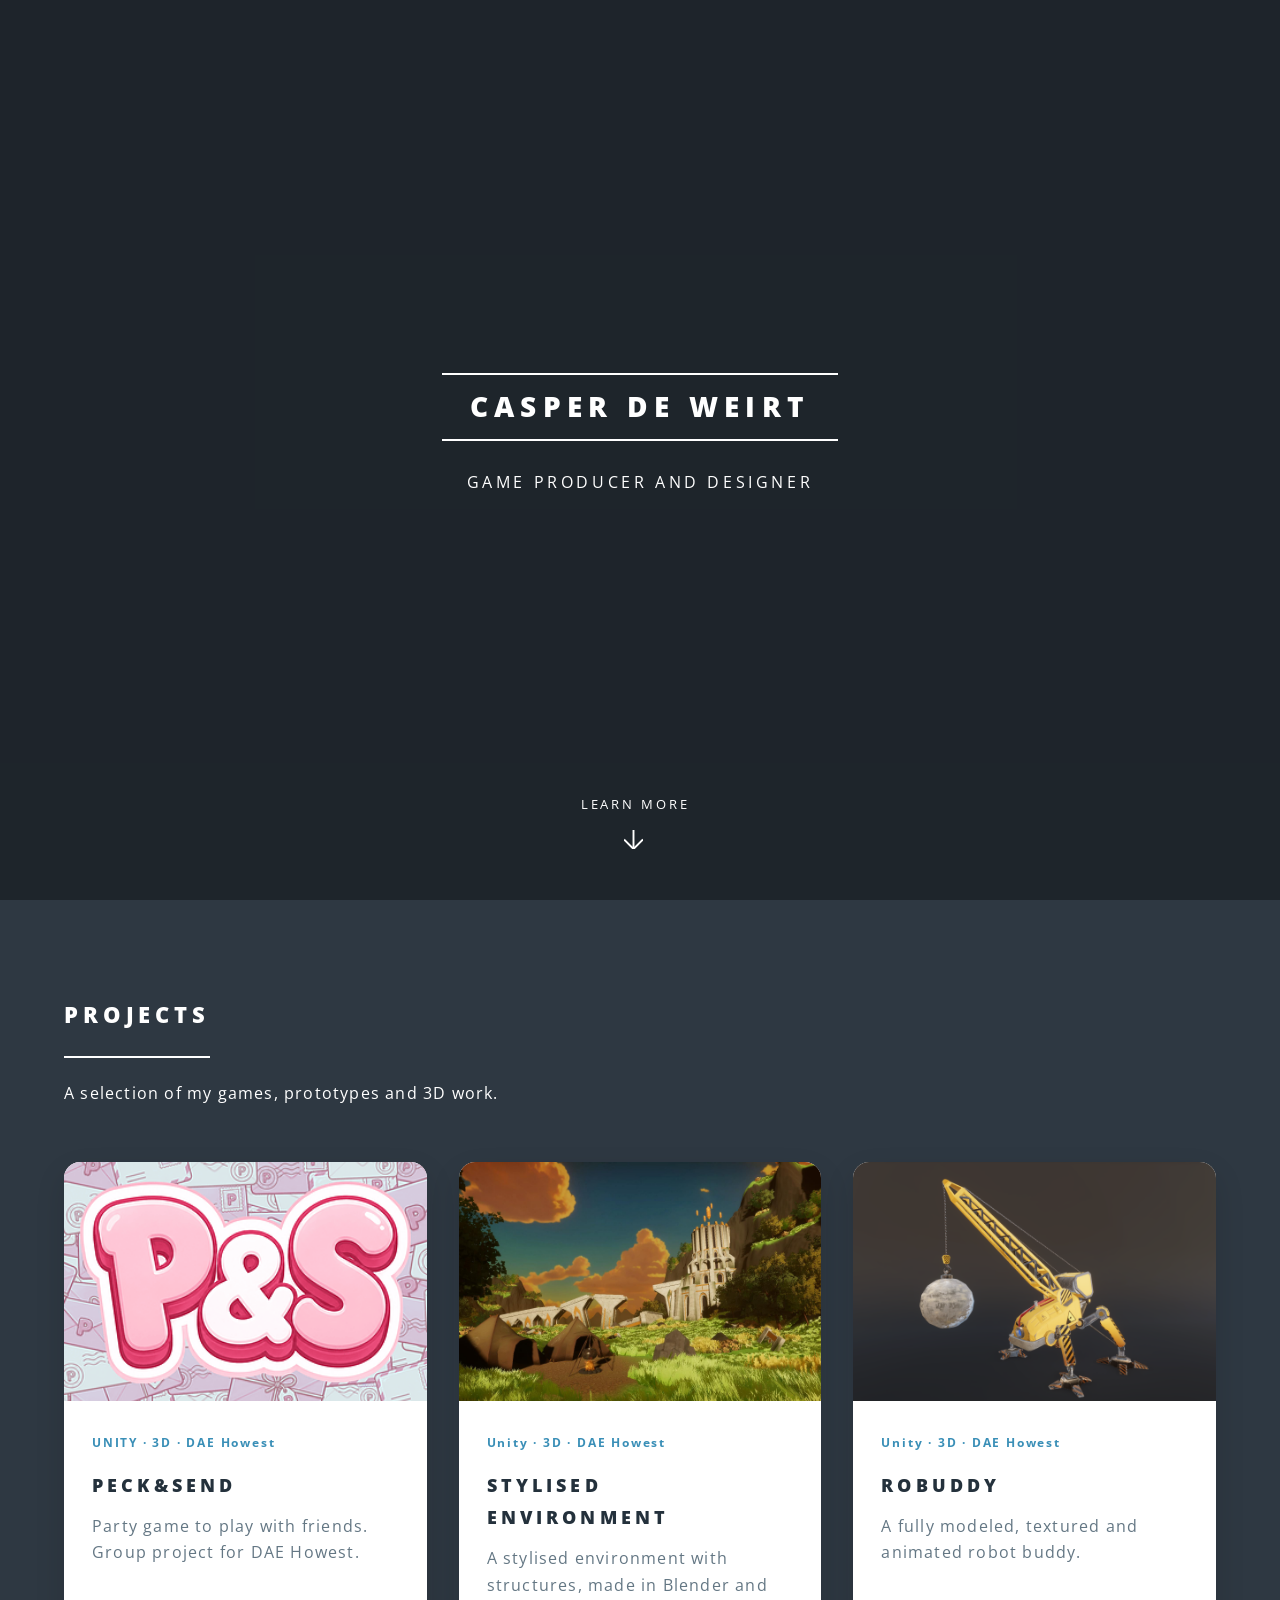
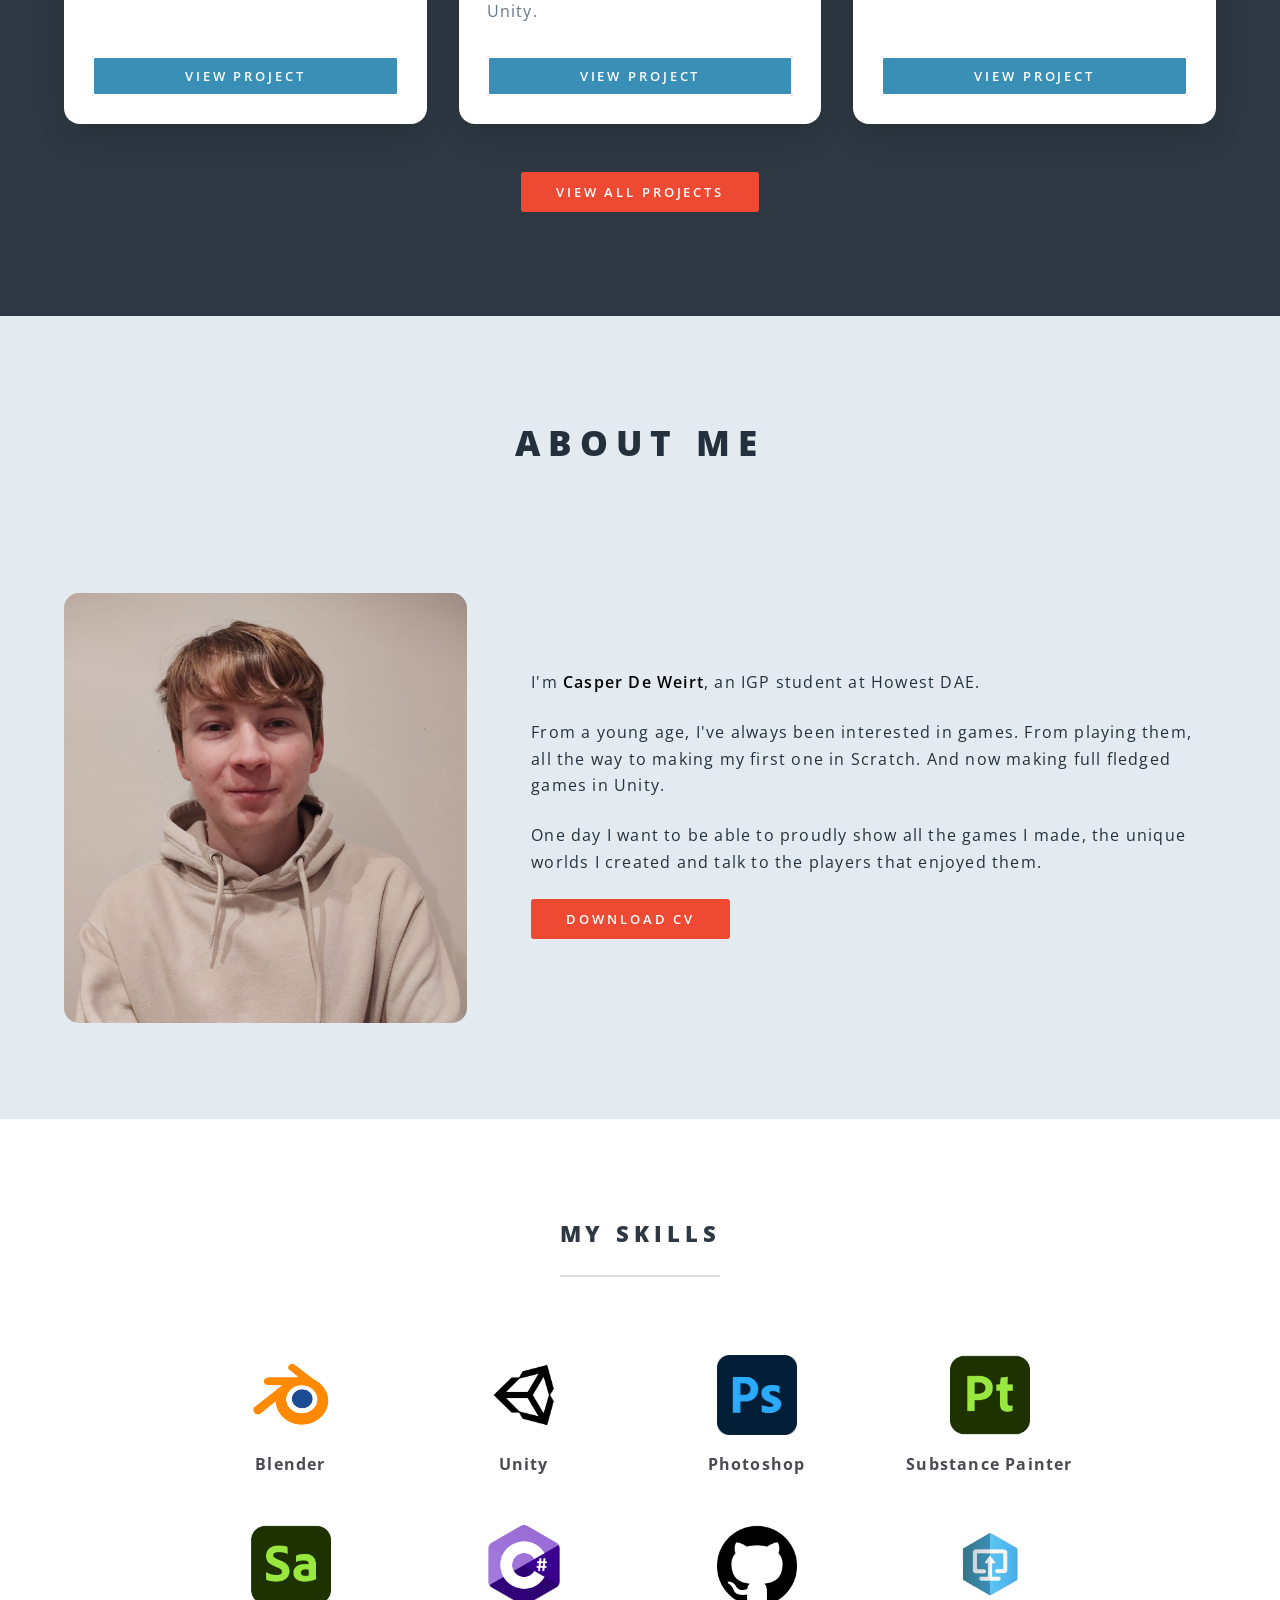
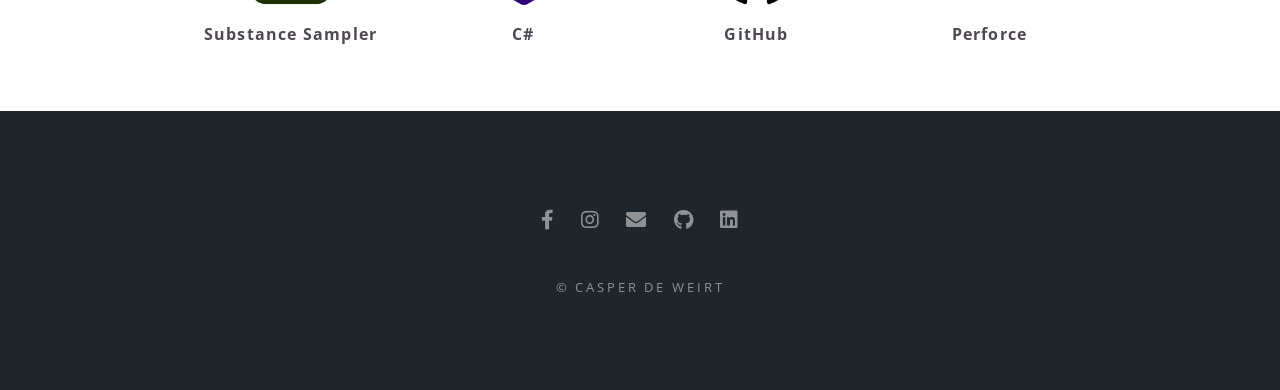
<file: index.html>
<!DOCTYPE HTML>
<!--
	Spectral by HTML5 UP
	html5up.net | @ajlkn
	Free for personal and commercial use under the CCA 3.0 license (html5up.net/license)
-->
<html>
<head>
	<title>About me - Casper De Weirt</title>
	<meta charset="utf-8" />
	<meta name="viewport" content="width=device-width, initial-scale=1, user-scalable=no" />
	<link rel="stylesheet" href="assets/css/main.css" />
	<noscript><link rel="stylesheet" href="assets/css/noscript.css" /></noscript>

	<style>
		@keyframes projectFadeIn {
			from {
				opacity: 0;
				transform: translateY(15px);
			}

			to {
				opacity: 1;
				transform: translateY(0);
			}
		}

		.project-extra.fade-in {
			animation: projectFadeIn 0.5s ease;
		}
	</style>
</head>
<body class="landing is-preload">

	<!-- Page Wrapper -->
	<div id="page-wrapper">

		<!-- Header -->
		<header id="header" class="alt">
			<h1><a href="Home.html">Casper De Weirt</a></h1>
			
		</header>

		<!-- Banner -->
		<section id="banner">

			<video autoplay muted loop playsinline id="banner-video">
				<source src="images/Banner.mp4" type="video/mp4">
			</video>

			<div class="video-overlay"></div>

			<div class="inner">
				<h2>Casper De Weirt</h2>
				<p>Game producer and designer</p>
			</div>

			<a href="#one" class="more scrolly">Learn More</a>

		</section>

		<!-- Recent Projects -->
		<section id="recent-projects" class="wrapper style2">
			<div class="inner">

				<header class="major">
					<h2>Projects</h2>
					<p>A selection of my games, prototypes and 3D work.</p>
				</header>

				<div class="projects-grid" id="projects-grid">

					<!-- =================================
						 VISIBLE PROJECTS (first 3)
						 ================================= -->
					<!-- Project 1 - Peck&Send -->
					<article class="project-card">

						<a href="Projects/Peck&Send.html" class="project-image">
							<img src="images/proj/Peck&Send/MainPic.png" alt="Peck and send" />
						</a>

						<div class="project-content">

							<p class="project-category">
								UNITY · 3D · DAE Howest
							</p>

							<h3>Peck&Send</h3>

							<p>
								Party game to play with friends. Group project for DAE Howest.
							</p>

							<a href="Projects/Peck&Send.html" class="button">
								View Project
							</a>

						</div>

					</article>


					<!-- Project 2 - Stylised environment -->
					<article class="project-card">

						<a href="Projects/Environment.html" class="project-image">
							<img src="images/proj/environment/MainPic.jpg" alt="Stylised environment" />
						</a>

						<div class="project-content">

							<p class="project-category">
								Unity · 3D · DAE Howest
							</p>

							<h3>Stylised environment</h3>

							<p>
								A stylised environment with structures, made in Blender and Unity.
							</p>

							<a href="Projects/Environment.html" class="button">
								View Project
							</a>

						</div>

					</article>


					<!-- Project 3 - Robuddy -->
					<article class="project-card">

						<a href="Projects/Robuddy.html" class="project-image">
							<img src="images/proj/Robuddy/MainPic.png" alt="Robuddy" />
						</a>

						<div class="project-content">

							<p class="project-category">
								Unity · 3D · DAE Howest
							</p>

							<h3>Robuddy</h3>

							<p>
								A fully modeled, textured and animated robot buddy.
							</p>

							<a href="Projects/Robuddy.html" class="button">
								View Project
							</a>

						</div>

					</article>


					<!-- =================================
						 HIDDEN PROJECTS (shown after pressing "View All Projects")
						 ================================= -->
					<!-- Project 4 - Animated cart -->
					<article class="project-card project-extra">

						<a href="Projects/Cart.html" class="project-image">
							<img src="images/proj/Cart/MainPic.jpg" alt="Animated cart" />
						</a>

						<div class="project-content">

							<p class="project-category">
								Unity · 3D · DAE Howest
							</p>

							<h3>Animated cart</h3>

							<p>
								A fully modeled, textured and animated racing cart.
							</p>

							<a href="Projects/Cart.html" class="button">
								View Project
							</a>

						</div>

					</article>


					<!-- Project 5 - Party Popo -->
					<article class="project-card project-extra">

						<a href="Projects/PartyPopo.html" class="project-image">
							<img src="images/proj/PartyPopo/MainPic.png" alt="Party Popo" />
						</a>

						<div class="project-content">

							<p class="project-category">
								Unity · 2D · Game Jam
							</p>

							<h3>Party Popo</h3>

							<p>
								Game jam project made in 32 hours
							</p>

							<a href="Projects/PartyPopo.html" class="button">
								View Project
							</a>

						</div>

					</article>


					<!-- Project 6 - Small farm Diorama -->
					<!--<article class="project-card project-extra">

						<a href="Projects/DioramaFarm.html" class="project-image">
							<img src="images/proj/DioramaFarm/MainPic.jpg" alt="Small farm Diorama" />
						</a>

						<div class="project-content">

							<p class="project-category">
								BLENDER · DAE Howest
							</p>

							<h3>Small farm Diorama</h3>

							<p>
								A diorama of a small farm house with a garden
							</p>

							<a href="Projects/DioramaFarm.html" class="button">
								View Project
							</a>

						</div>

					</article>-->


					<!-- Project 7 - Go Nuts -->
					<article class="project-card project-extra">

						<a href="Projects/GoNuts.html" class="project-image">
							<img src="images/proj/GoNuts/MainPic.png" alt="Go Nuts" />
						</a>

						<div class="project-content">

							<p class="project-category">
								Unity · 3D · Game Jam
							</p>

							<h3>Go Nuts</h3>

							<p>
								My first ever game jam project
							</p>

							<a href="Projects/GoNuts.html" class="button">
								View Project
							</a>

						</div>

					</article>


					<!-- =================================
						 OLD PROJECTS (still commented out, same as on projects.html)
						 ================================= -->
					<!--
					<article class="project-card project-extra">

						<a href="Projects/DioramaBeachProj.html" class="project-image">
							<img src="images/proj/DioramaBeach/MainPic.jpg" alt="Beach Diorama" />
						</a>

						<div class="project-content">

							<p class="project-category">
								Blender · Photoshop · DAE Howest
							</p>

							<h3>Beach Diorama</h3>

							<p>
								A diorama of a beach house
							</p>

							<a href="Projects/DioramaBeachProj.html" class="button">
								View Project
							</a>

						</div>

					</article>

					<article class="project-card project-extra">

						<a href="Projects/SimpleScene.html" class="project-image">
							<img src="images/proj/SimpleScene/MainPic.png" alt="Simple Star Wars scene" />
						</a>

						<div class="project-content">

							<p class="project-category">
								BLENDER · DAE Howest
							</p>

							<h3>Simple Star Wars scene</h3>

							<p>
								A scene made from simple shapes
							</p>

							<a href="Projects/SimpleScene.html" class="button">
								View Project
							</a>

						</div>

					</article>
					-->

				</div>


				<!-- View All Projects (toggle) -->

				<ul class="actions special" style="margin-top: 3em;">
					<li>
						<a href="#" id="toggle-projects" class="button primary">
							View All Projects
						</a>
					</li>
				</ul>

			</div>
		</section>

		<!-- About me -->
		<section id="one" class="wrapper style1">
			<div class="inner">

				<header class="major about-title">
					<h2>About Me</h2>
				</header>

				<div class="about-content">

					<div class="about-image">
						<img src="images/Me.jpg" alt="Casper De Weirt" />
					</div>

					<div class="about-text">

						<p>
							I'm <strong>Casper De Weirt</strong>, an IGP student at Howest DAE.
						</p>

                        <p>
                            From a young age, I've always been interested in games.
                            From playing them, all the way to making my first one
                            in Scratch. And now making full fledged games in Unity.
                        </p>

                        <p>
							One day I want to be able to proudly show all the games
							I made, the unique worlds I created and talk to the
							players that enjoyed them.
						</p>

						<div class="about-buttons">
							<a href="pdfs/CasperDeWeirt-CV.pdf" download class="button primary">
								Download CV
							</a>

							<!--<a href="pdfs/MotivationLetter - Casper De Weirt.pdf" download class="button primary">
								Download Motivation Letter
							</a>-->
						</div>

					</div>

				</div>

			</div>
		</section>

		<!-- Skills -->
		<section id="skills" class="wrapper style5">
			<div class="inner">

				<header class="major skills-title">
					<h2>My Skills</h2>
				</header>

				<div class="skills-grid">

					<div class="skill">
						<img src="images/icons/blender.png" alt="Blender">
						<p>Blender</p>
					</div>

					<div class="skill">
						<img src="images/icons/unity.png" alt="Unity">
						<p>Unity</p>
					</div>

					<div class="skill">
						<img src="images/icons/photoshop.png" alt="Photoshop">
						<p>Photoshop</p>
					</div>

					<div class="skill">
						<img src="images/icons/substance-painter.png" alt="Substance 3D Painter">
						<p>Substance Painter</p>
					</div>

					<div class="skill">
						<img src="images/icons/substance-sampler.png" alt="Substance 3D Sampler">
						<p>Substance Sampler</p>
					</div>

					<div class="skill">
						<img src="images/icons/csharp.png" alt="C#">
						<p>C#</p>
					</div>

					<div class="skill">
						<img src="images/icons/github.png" alt="GitHub">
						<p>GitHub</p>
					</div>

					<div class="skill">
						<img src="images/icons/perforce.png" alt="Perforce">
						<p>Perforce</p>
					</div>

				</div>

			</div>
		</section>


		<!-- Footer -->
		<footer id="footer">
			<ul class="icons">
				<li><a href="https://www.facebook.com/profile.php?id=100070098186497" class="icon brands fa-facebook-f"><span class="label">Facebook</span></a></li>
				<li><a href="https://www.instagram.com/casperdeweirt/" class="icon brands fa-instagram"><span class="label">Instagram</span></a></li>
				<li><a href="mailto:casper.de.weirt@gmail.com" class="icon solid fa-envelope"><span class="label">Email</span></a></li>
				<li><a href="https://github.com/CasperDeWeirt" class="icon brands fa-github" target="_blank"><span class="label">GitHub</span></a></li>
				<li>
					<a href="https://www.linkedin.com/in/casper-de-weirt-03b57b2b7"
					   class="icon brands fa-linkedin"
					   target="_blank"
					   rel="noopener noreferrer">
						<span class="label">LinkedIn</span>
					</a>
				</li>
			</ul>
			<ul class="copyright">
				<li>&copy; Casper De Weirt</li>

			</ul>
		</footer>

	</div>

	<!-- Scripts -->
	<script src="assets/js/jquery.min.js"></script>
	<script src="assets/js/jquery.scrollex.min.js"></script>
	<script src="assets/js/jquery.scrolly.min.js"></script>
	<script src="assets/js/browser.min.js"></script>
	<script src="assets/js/breakpoints.min.js"></script>
	<script src="assets/js/util.js"></script>
	<script src="assets/js/main.js"></script>

	<!-- Show / hide extra projects -->
	<script>
		document.addEventListener("DOMContentLoaded", function () {

			var grid = document.getElementById("projects-grid");
			var button = document.getElementById("toggle-projects");

			if (!grid || !button) return;

			var extras = grid.querySelectorAll(".project-extra");
			var showing = false;

			// Hide the extra projects on load (inline style always wins over main.css)
			extras.forEach(function (card) {
				card.style.display = "none";
			});

			button.addEventListener("click", function (e) {
				e.preventDefault();

				showing = !showing;

				extras.forEach(function (card) {
					if (showing) {
						card.style.display = "";   // back to the theme's normal display value
						card.classList.add("fade-in");
					} else {
						card.style.display = "none";
						card.classList.remove("fade-in");
					}
				});

				button.textContent = showing ? "Show Less" : "View All Projects";

				// When collapsing, scroll back to the top of the projects section
				if (!showing) {
					document.getElementById("recent-projects")
						.scrollIntoView({ behavior: "smooth", block: "start" });
				}
			});

		});
	</script>

</body>
</html>
</file>
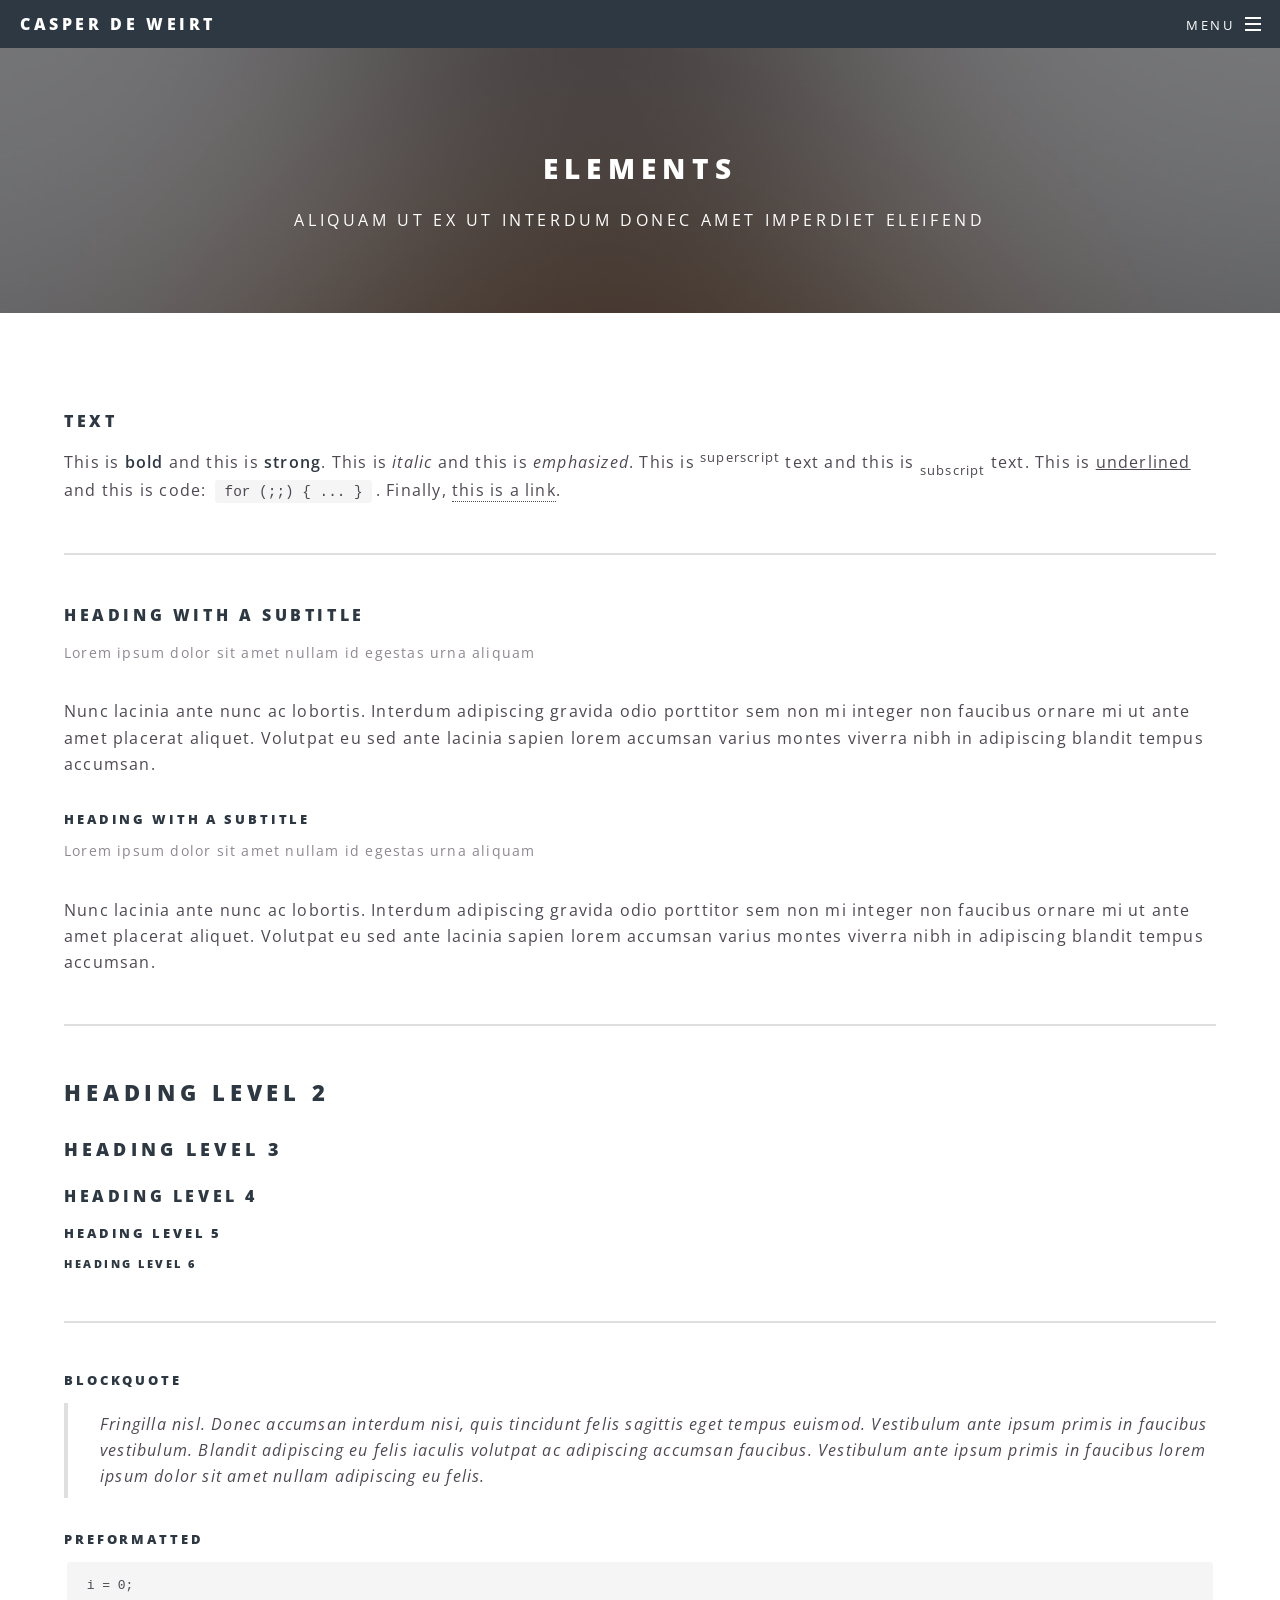
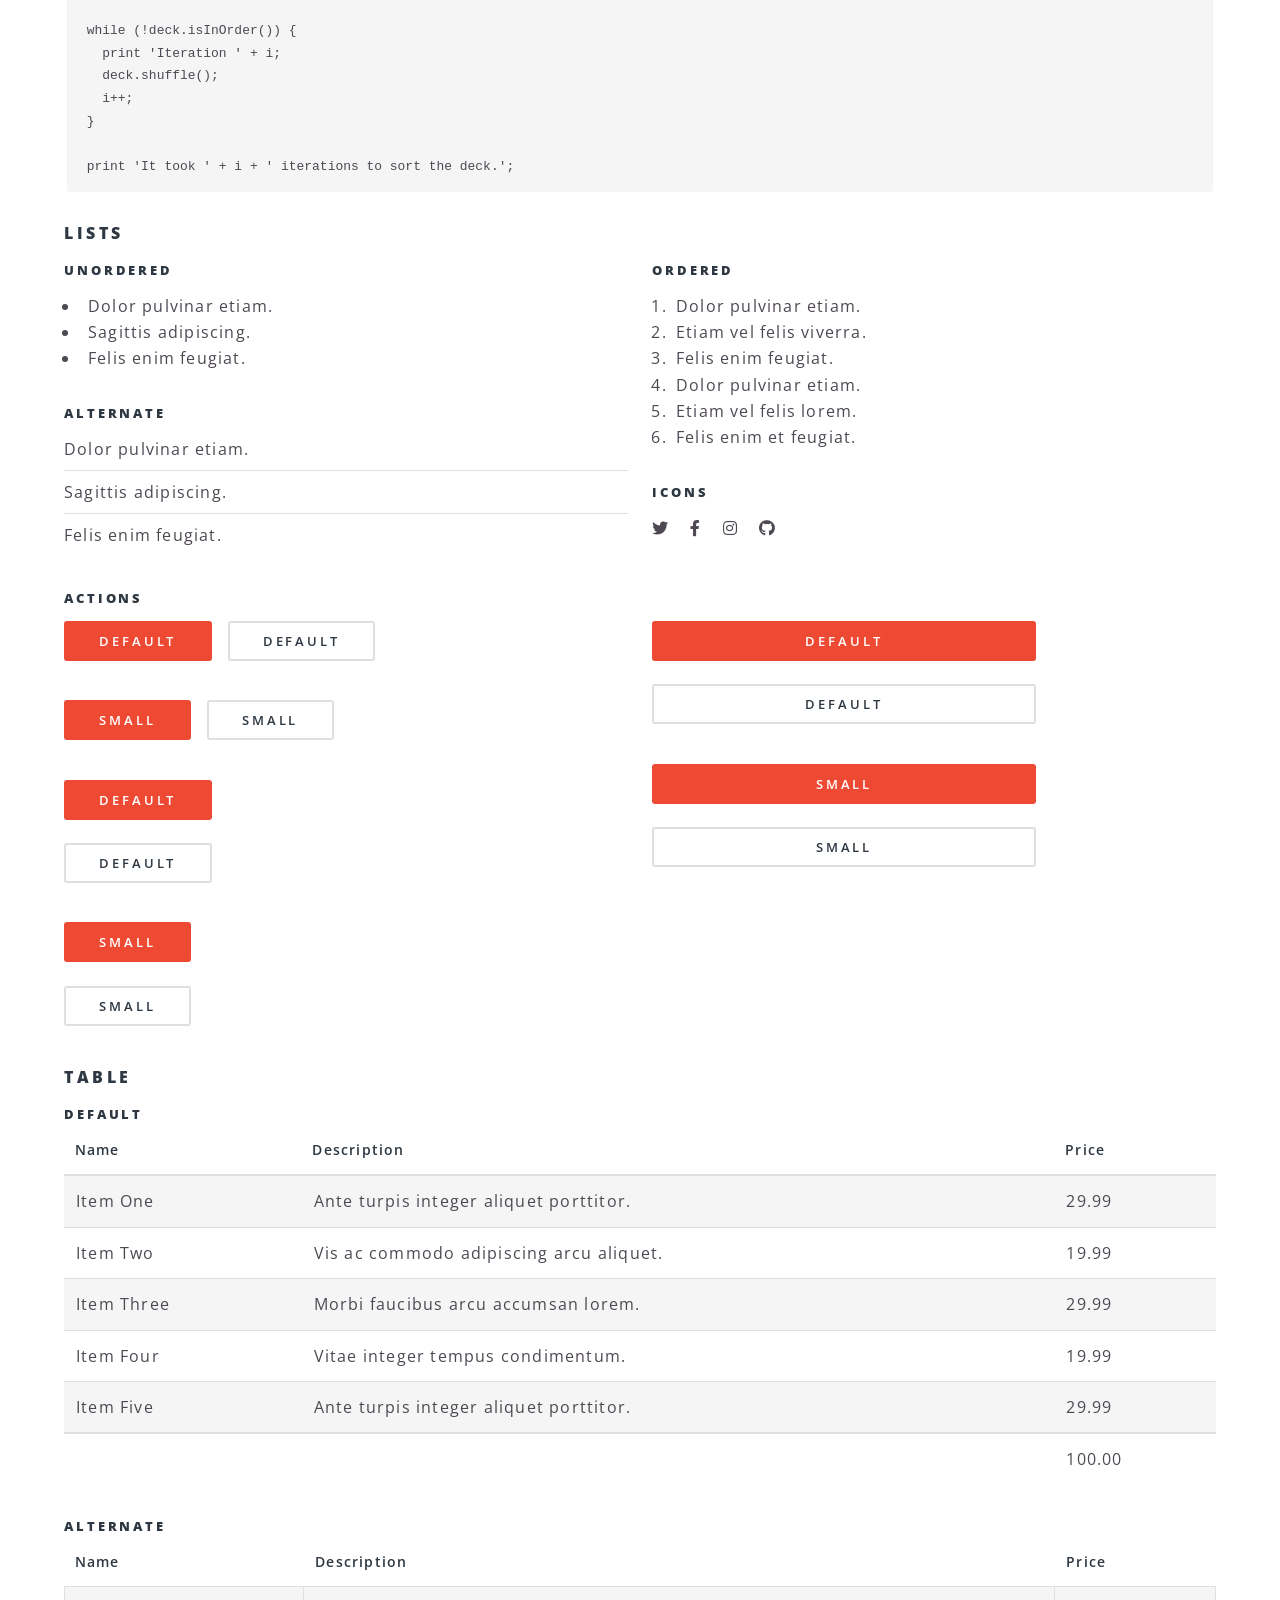
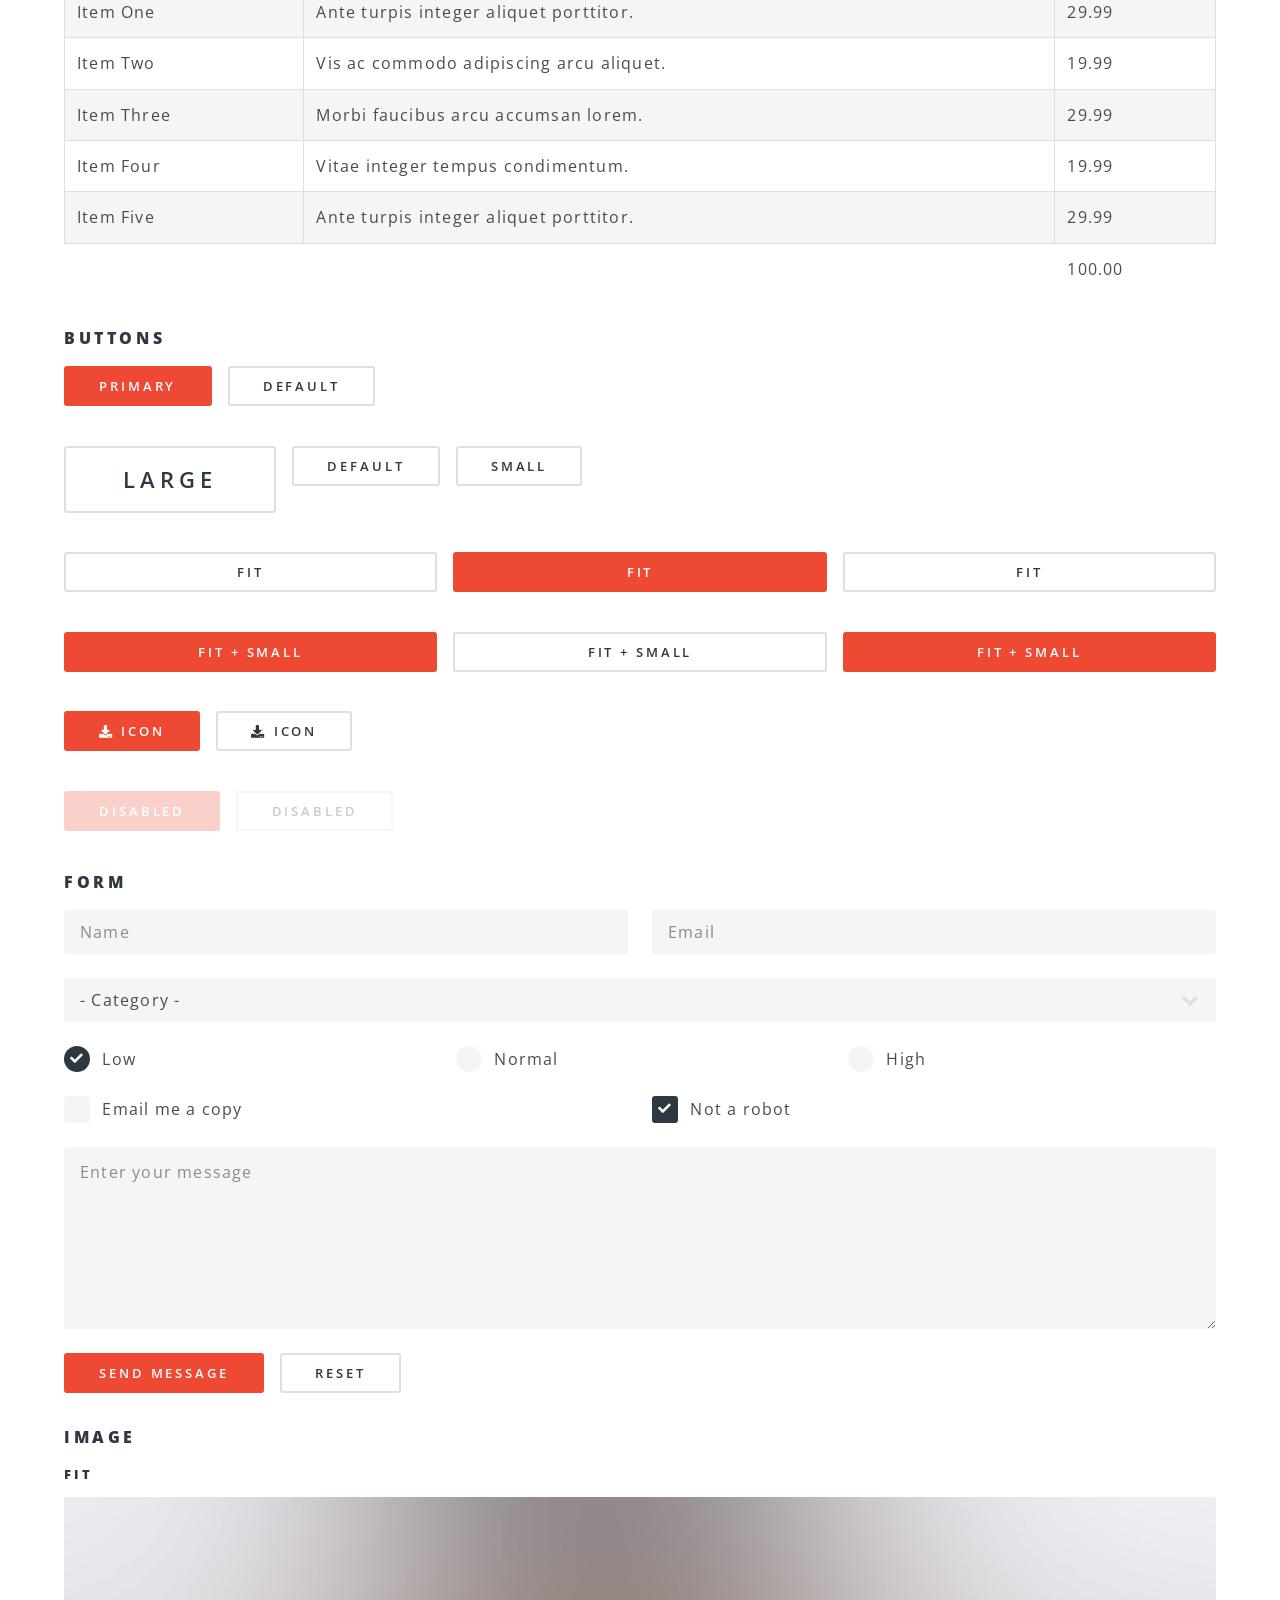
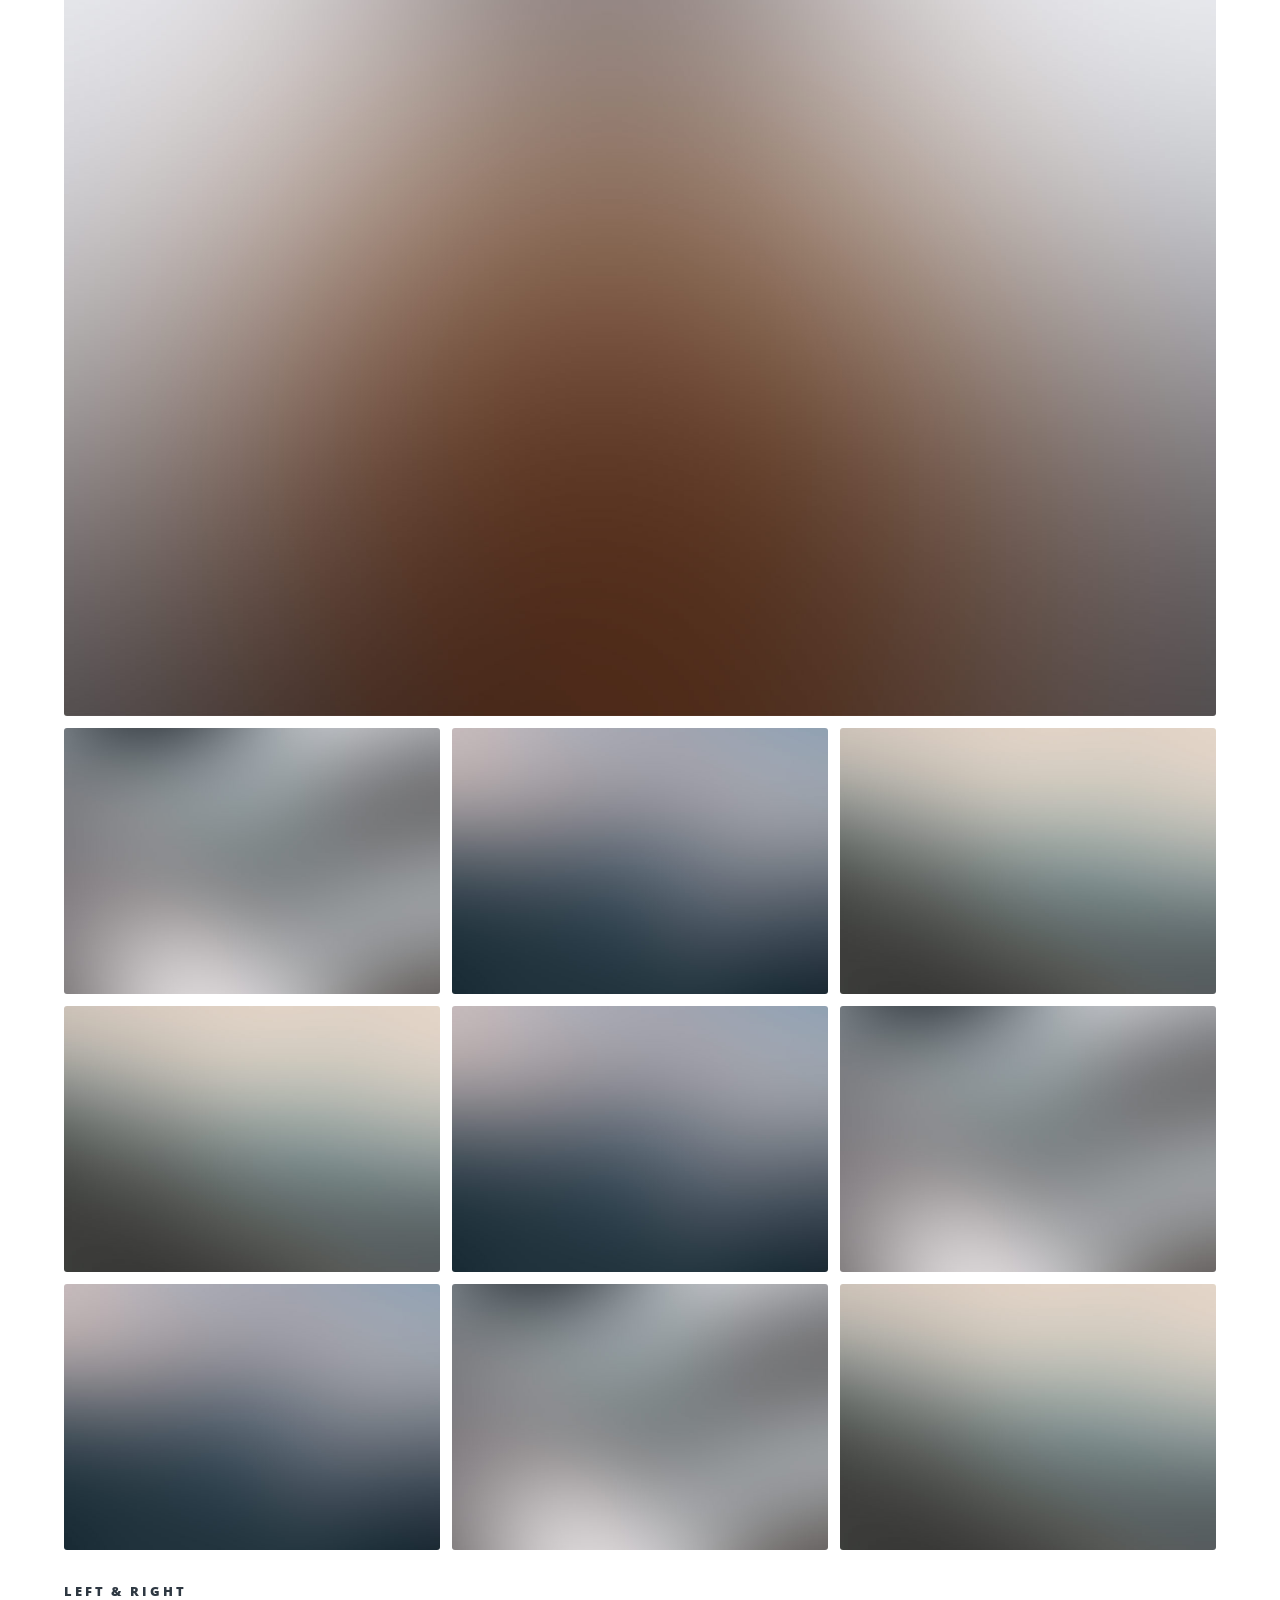
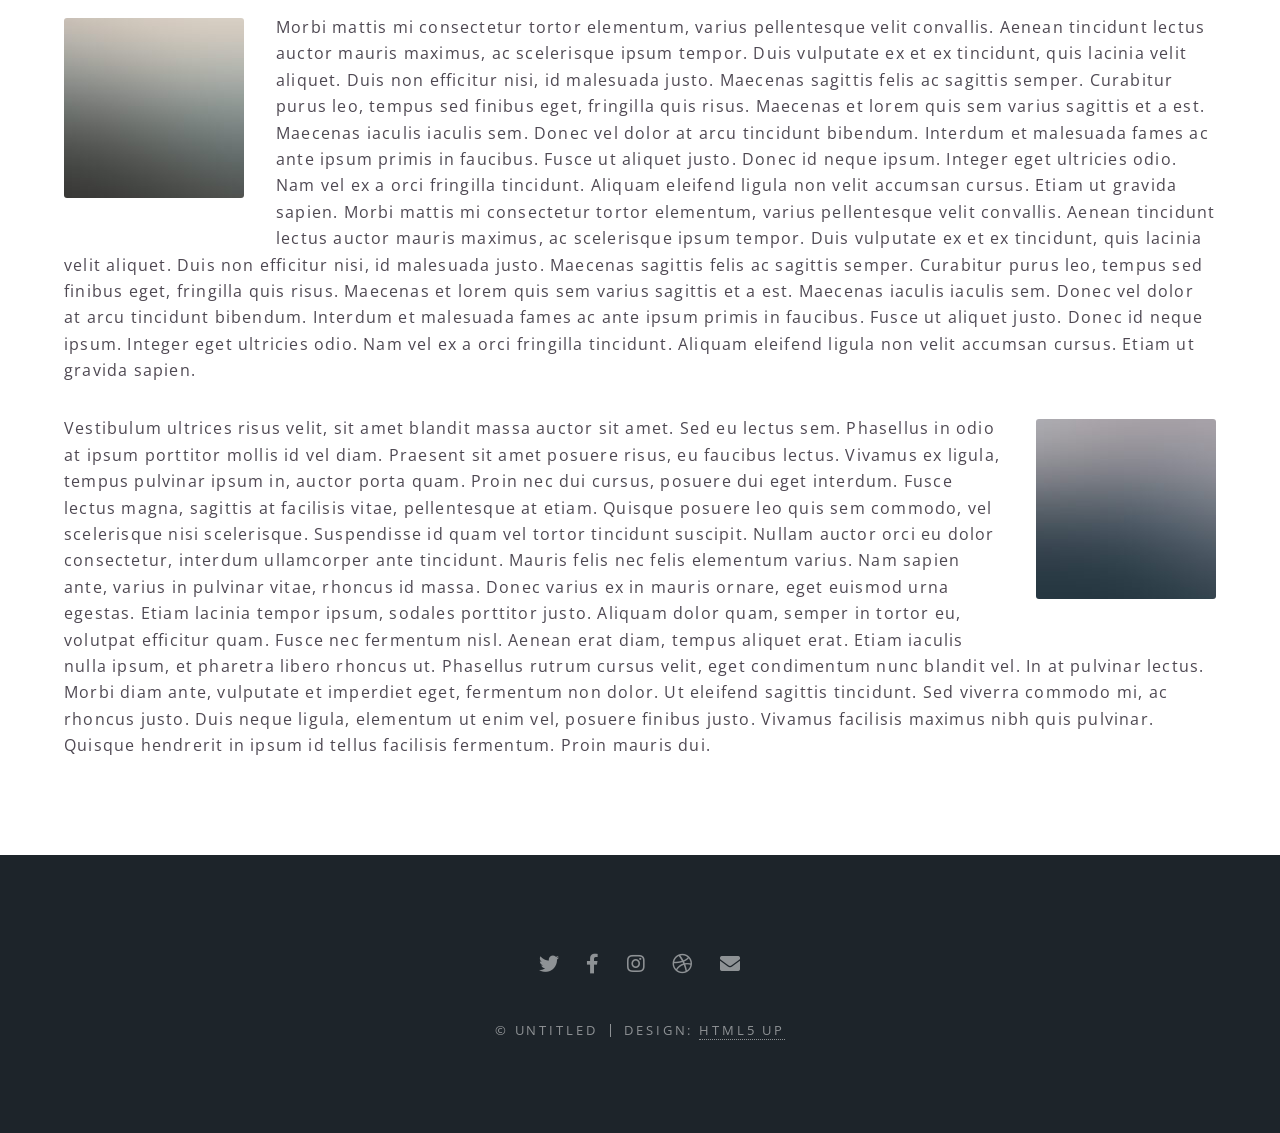
<file: elements.html>
<!DOCTYPE HTML>
<!--
	Spectral by HTML5 UP
	html5up.net | @ajlkn
	Free for personal and commercial use under the CCA 3.0 license (html5up.net/license)
-->
<html>
	<head>
		<title>Contact - Casper De Weirt</title>
		<meta charset="utf-8" />
		<meta name="viewport" content="width=device-width, initial-scale=1, user-scalable=no" />
		<link rel="stylesheet" href="assets/css/main.css" />
		<noscript><link rel="stylesheet" href="assets/css/noscript.css" /></noscript>
	</head>
	<body class="is-preload">

		<!-- Page Wrapper -->
			<div id="page-wrapper">

				<!-- Header -->
					<header id="header">
						<h1><a href="home.html">Casper De Weirt</a></h1>
						<nav id="nav">
							<ul>
								<li class="special">
									<a href="#menu" class="menuToggle"><span>Menu</span></a>
									<div id="menu">
										<ul>
											<li><a href="home.html">About me</a></li>
											<li><a href="projects.html">projects</a></li>
											<li><a href="elements.html">Elements</a></li>
											
										</ul>
									</div>
								</li>
							</ul>
						</nav>
					</header>

				<!-- Main -->
					<article id="main">
						<header>
							<h2>Elements</h2>
							<p>Aliquam ut ex ut interdum donec amet imperdiet eleifend</p>
						</header>
						<section class="wrapper style5">
							<div class="inner">

								<section>
									<h4>Text</h4>
									<p>This is <b>bold</b> and this is <strong>strong</strong>. This is <i>italic</i> and this is <em>emphasized</em>.
									This is <sup>superscript</sup> text and this is <sub>subscript</sub> text.
									This is <u>underlined</u> and this is code: <code>for (;;) { ... }</code>. Finally, <a href="#">this is a link</a>.</p>
									<hr />
									<header>
										<h4>Heading with a Subtitle</h4>
										<p>Lorem ipsum dolor sit amet nullam id egestas urna aliquam</p>
									</header>
									<p>Nunc lacinia ante nunc ac lobortis. Interdum adipiscing gravida odio porttitor sem non mi integer non faucibus ornare mi ut ante amet placerat aliquet. Volutpat eu sed ante lacinia sapien lorem accumsan varius montes viverra nibh in adipiscing blandit tempus accumsan.</p>
									<header>
										<h5>Heading with a Subtitle</h5>
										<p>Lorem ipsum dolor sit amet nullam id egestas urna aliquam</p>
									</header>
									<p>Nunc lacinia ante nunc ac lobortis. Interdum adipiscing gravida odio porttitor sem non mi integer non faucibus ornare mi ut ante amet placerat aliquet. Volutpat eu sed ante lacinia sapien lorem accumsan varius montes viverra nibh in adipiscing blandit tempus accumsan.</p>
									<hr />
									<h2>Heading Level 2</h2>
									<h3>Heading Level 3</h3>
									<h4>Heading Level 4</h4>
									<h5>Heading Level 5</h5>
									<h6>Heading Level 6</h6>
									<hr />
									<h5>Blockquote</h5>
									<blockquote>Fringilla nisl. Donec accumsan interdum nisi, quis tincidunt felis sagittis eget tempus euismod. Vestibulum ante ipsum primis in faucibus vestibulum. Blandit adipiscing eu felis iaculis volutpat ac adipiscing accumsan faucibus. Vestibulum ante ipsum primis in faucibus lorem ipsum dolor sit amet nullam adipiscing eu felis.</blockquote>
									<h5>Preformatted</h5>
									<pre><code>i = 0;

while (!deck.isInOrder()) {
  print 'Iteration ' + i;
  deck.shuffle();
  i++;
}

print 'It took ' + i + ' iterations to sort the deck.';</code></pre>
								</section>

								<section>
									<h4>Lists</h4>
									<div class="row">
										<div class="col-6 col-12-medium">
											<h5>Unordered</h5>
											<ul>
												<li>Dolor pulvinar etiam.</li>
												<li>Sagittis adipiscing.</li>
												<li>Felis enim feugiat.</li>
											</ul>
											<h5>Alternate</h5>
											<ul class="alt">
												<li>Dolor pulvinar etiam.</li>
												<li>Sagittis adipiscing.</li>
												<li>Felis enim feugiat.</li>
											</ul>
										</div>
										<div class="col-6 col-12-medium">
											<h5>Ordered</h5>
											<ol>
												<li>Dolor pulvinar etiam.</li>
												<li>Etiam vel felis viverra.</li>
												<li>Felis enim feugiat.</li>
												<li>Dolor pulvinar etiam.</li>
												<li>Etiam vel felis lorem.</li>
												<li>Felis enim et feugiat.</li>
											</ol>
											<h5>Icons</h5>
											<ul class="icons">
												<li><a href="#" class="icon brands fa-twitter"><span class="label">Twitter</span></a></li>
												<li><a href="#" class="icon brands fa-facebook-f"><span class="label">Facebook</span></a></li>
												<li><a href="#" class="icon brands fa-instagram"><span class="label">Instagram</span></a></li>
												<li><a href="#" class="icon brands fa-github"><span class="label">Github</span></a></li>
											</ul>
										</div>
									</div>
									<h5>Actions</h5>
									<div class="row">
										<div class="col-6 col-12-medium">
											<ul class="actions">
												<li><a href="#" class="button primary">Default</a></li>
												<li><a href="#" class="button">Default</a></li>
											</ul>
											<ul class="actions small">
												<li><a href="#" class="button primary small">Small</a></li>
												<li><a href="#" class="button small">Small</a></li>
											</ul>
											<ul class="actions stacked">
												<li><a href="#" class="button primary">Default</a></li>
												<li><a href="#" class="button">Default</a></li>
											</ul>
											<ul class="actions stacked">
												<li><a href="#" class="button primary small">Small</a></li>
												<li><a href="#" class="button small">Small</a></li>
											</ul>
										</div>
										<div class="col-6 col-12-medium">
											<ul class="actions stacked">
												<li><a href="#" class="button primary fit">Default</a></li>
												<li><a href="#" class="button fit">Default</a></li>
											</ul>
											<ul class="actions stacked">
												<li><a href="#" class="button primary small fit">Small</a></li>
												<li><a href="#" class="button small fit">Small</a></li>
											</ul>
										</div>
									</div>
								</section>

								<section>
									<h4>Table</h4>
									<h5>Default</h5>
									<div class="table-wrapper">
										<table>
											<thead>
												<tr>
													<th>Name</th>
													<th>Description</th>
													<th>Price</th>
												</tr>
											</thead>
											<tbody>
												<tr>
													<td>Item One</td>
													<td>Ante turpis integer aliquet porttitor.</td>
													<td>29.99</td>
												</tr>
												<tr>
													<td>Item Two</td>
													<td>Vis ac commodo adipiscing arcu aliquet.</td>
													<td>19.99</td>
												</tr>
												<tr>
													<td>Item Three</td>
													<td> Morbi faucibus arcu accumsan lorem.</td>
													<td>29.99</td>
												</tr>
												<tr>
													<td>Item Four</td>
													<td>Vitae integer tempus condimentum.</td>
													<td>19.99</td>
												</tr>
												<tr>
													<td>Item Five</td>
													<td>Ante turpis integer aliquet porttitor.</td>
													<td>29.99</td>
												</tr>
											</tbody>
											<tfoot>
												<tr>
													<td colspan="2"></td>
													<td>100.00</td>
												</tr>
											</tfoot>
										</table>
									</div>

									<h5>Alternate</h5>
									<div class="table-wrapper">
										<table class="alt">
											<thead>
												<tr>
													<th>Name</th>
													<th>Description</th>
													<th>Price</th>
												</tr>
											</thead>
											<tbody>
												<tr>
													<td>Item One</td>
													<td>Ante turpis integer aliquet porttitor.</td>
													<td>29.99</td>
												</tr>
												<tr>
													<td>Item Two</td>
													<td>Vis ac commodo adipiscing arcu aliquet.</td>
													<td>19.99</td>
												</tr>
												<tr>
													<td>Item Three</td>
													<td> Morbi faucibus arcu accumsan lorem.</td>
													<td>29.99</td>
												</tr>
												<tr>
													<td>Item Four</td>
													<td>Vitae integer tempus condimentum.</td>
													<td>19.99</td>
												</tr>
												<tr>
													<td>Item Five</td>
													<td>Ante turpis integer aliquet porttitor.</td>
													<td>29.99</td>
												</tr>
											</tbody>
											<tfoot>
												<tr>
													<td colspan="2"></td>
													<td>100.00</td>
												</tr>
											</tfoot>
										</table>
									</div>
								</section>

								<section>
									<h4>Buttons</h4>
									<ul class="actions">
										<li><a href="#" class="button primary">Primary</a></li>
										<li><a href="#" class="button">Default</a></li>
									</ul>
									<ul class="actions">
										<li><a href="#" class="button large">Large</a></li>
										<li><a href="#" class="button">Default</a></li>
										<li><a href="#" class="button small">Small</a></li>
									</ul>
									<ul class="actions fit">
										<li><a href="#" class="button fit">Fit</a></li>
										<li><a href="#" class="button primary fit">Fit</a></li>
										<li><a href="#" class="button fit">Fit</a></li>
									</ul>
									<ul class="actions fit small">
										<li><a href="#" class="button primary fit small">Fit + Small</a></li>
										<li><a href="#" class="button fit small">Fit + Small</a></li>
										<li><a href="#" class="button primary fit small">Fit + Small</a></li>
									</ul>
									<ul class="actions">
										<li><a href="#" class="button primary icon solid fa-download">Icon</a></li>
										<li><a href="#" class="button icon solid fa-download">Icon</a></li>
									</ul>
									<ul class="actions">
										<li><span class="button primary disabled">Disabled</span></li>
										<li><span class="button disabled">Disabled</span></li>
									</ul>
								</section>

								<section>
									<h4>Form</h4>
									<form method="post" action="#">
										<div class="row gtr-uniform">
											<div class="col-6 col-12-xsmall">
												<input type="text" name="demo-name" id="demo-name" value="" placeholder="Name" />
											</div>
											<div class="col-6 col-12-xsmall">
												<input type="email" name="demo-email" id="demo-email" value="" placeholder="Email" />
											</div>
											<div class="col-12">
												<select name="demo-category" id="demo-category">
													<option value="">- Category -</option>
													<option value="1">Manufacturing</option>
													<option value="1">Shipping</option>
													<option value="1">Administration</option>
													<option value="1">Human Resources</option>
												</select>
											</div>
											<div class="col-4 col-12-small">
												<input type="radio" id="demo-priority-low" name="demo-priority" checked>
												<label for="demo-priority-low">Low</label>
											</div>
											<div class="col-4 col-12-small">
												<input type="radio" id="demo-priority-normal" name="demo-priority">
												<label for="demo-priority-normal">Normal</label>
											</div>
											<div class="col-4 col-12-small">
												<input type="radio" id="demo-priority-high" name="demo-priority">
												<label for="demo-priority-high">High</label>
											</div>
											<div class="col-6 col-12-small">
												<input type="checkbox" id="demo-copy" name="demo-copy">
												<label for="demo-copy">Email me a copy</label>
											</div>
											<div class="col-6 col-12-small">
												<input type="checkbox" id="demo-human" name="demo-human" checked>
												<label for="demo-human">Not a robot</label>
											</div>
											<div class="col-12">
												<textarea name="demo-message" id="demo-message" placeholder="Enter your message" rows="6"></textarea>
											</div>
											<div class="col-12">
												<ul class="actions">
													<li><input type="submit" value="Send Message" class="primary" /></li>
													<li><input type="reset" value="Reset" /></li>
												</ul>
											</div>
										</div>
									</form>
								</section>

								<section>
									<h4>Image</h4>
									<h5>Fit</h5>
									<div class="box alt">
										<div class="row gtr-50 gtr-uniform">
											<div class="col-12"><span class="image fit"><img src="images/banner.jpg" alt="" /></span></div>
											<div class="col-4"><span class="image fit"><img src="images/pic01.jpg" alt="" /></span></div>
											<div class="col-4"><span class="image fit"><img src="images/pic02.jpg" alt="" /></span></div>
											<div class="col-4"><span class="image fit"><img src="images/pic03.jpg" alt="" /></span></div>
											<div class="col-4"><span class="image fit"><img src="images/pic03.jpg" alt="" /></span></div>
											<div class="col-4"><span class="image fit"><img src="images/pic02.jpg" alt="" /></span></div>
											<div class="col-4"><span class="image fit"><img src="images/pic01.jpg" alt="" /></span></div>
											<div class="col-4"><span class="image fit"><img src="images/pic02.jpg" alt="" /></span></div>
											<div class="col-4"><span class="image fit"><img src="images/pic01.jpg" alt="" /></span></div>
											<div class="col-4"><span class="image fit"><img src="images/pic03.jpg" alt="" /></span></div>
										</div>
									</div>
									<h5>Left &amp; Right</h5>
									<p><span class="image left"><img src="images/pic04.jpg" alt="" /></span>Morbi mattis mi consectetur tortor elementum, varius pellentesque velit convallis. Aenean tincidunt lectus auctor mauris maximus, ac scelerisque ipsum tempor. Duis vulputate ex et ex tincidunt, quis lacinia velit aliquet. Duis non efficitur nisi, id malesuada justo. Maecenas sagittis felis ac sagittis semper. Curabitur purus leo, tempus sed finibus eget, fringilla quis risus. Maecenas et lorem quis sem varius sagittis et a est. Maecenas iaculis iaculis sem. Donec vel dolor at arcu tincidunt bibendum. Interdum et malesuada fames ac ante ipsum primis in faucibus. Fusce ut aliquet justo. Donec id neque ipsum. Integer eget ultricies odio. Nam vel ex a orci fringilla tincidunt. Aliquam eleifend ligula non velit accumsan cursus. Etiam ut gravida sapien. Morbi mattis mi consectetur tortor elementum, varius pellentesque velit convallis. Aenean tincidunt lectus auctor mauris maximus, ac scelerisque ipsum tempor. Duis vulputate ex et ex tincidunt, quis lacinia velit aliquet. Duis non efficitur nisi, id malesuada justo. Maecenas sagittis felis ac sagittis semper. Curabitur purus leo, tempus sed finibus eget, fringilla quis risus. Maecenas et lorem quis sem varius sagittis et a est. Maecenas iaculis iaculis sem. Donec vel dolor at arcu tincidunt bibendum. Interdum et malesuada fames ac ante ipsum primis in faucibus. Fusce ut aliquet justo. Donec id neque ipsum. Integer eget ultricies odio. Nam vel ex a orci fringilla tincidunt. Aliquam eleifend ligula non velit accumsan cursus. Etiam ut gravida sapien.</p>
									<p><span class="image right"><img src="images/pic05.jpg" alt="" /></span>Vestibulum ultrices risus velit, sit amet blandit massa auctor sit amet. Sed eu lectus sem. Phasellus in odio at ipsum porttitor mollis id vel diam. Praesent sit amet posuere risus, eu faucibus lectus. Vivamus ex ligula, tempus pulvinar ipsum in, auctor porta quam. Proin nec dui cursus, posuere dui eget interdum. Fusce lectus magna, sagittis at facilisis vitae, pellentesque at etiam. Quisque posuere leo quis sem commodo, vel scelerisque nisi scelerisque. Suspendisse id quam vel tortor tincidunt suscipit. Nullam auctor orci eu dolor consectetur, interdum ullamcorper ante tincidunt. Mauris felis nec felis elementum varius. Nam sapien ante, varius in pulvinar vitae, rhoncus id massa. Donec varius ex in mauris ornare, eget euismod urna egestas. Etiam lacinia tempor ipsum, sodales porttitor justo. Aliquam dolor quam, semper in tortor eu, volutpat efficitur quam. Fusce nec fermentum nisl. Aenean erat diam, tempus aliquet erat. Etiam iaculis nulla ipsum, et pharetra libero rhoncus ut. Phasellus rutrum cursus velit, eget condimentum nunc blandit vel. In at pulvinar lectus. Morbi diam ante, vulputate et imperdiet eget, fermentum non dolor. Ut eleifend sagittis tincidunt. Sed viverra commodo mi, ac rhoncus justo. Duis neque ligula, elementum ut enim vel, posuere finibus justo. Vivamus facilisis maximus nibh quis pulvinar. Quisque hendrerit in ipsum id tellus facilisis fermentum. Proin mauris dui.</p>
								</section>

							</div>
						</section>
					</article>

				<!-- Footer -->
					<footer id="footer">
						<ul class="icons">
							<li><a href="#" class="icon brands fa-twitter"><span class="label">Twitter</span></a></li>
							<li><a href="#" class="icon brands fa-facebook-f"><span class="label">Facebook</span></a></li>
							<li><a href="#" class="icon brands fa-instagram"><span class="label">Instagram</span></a></li>
							<li><a href="#" class="icon brands fa-dribbble"><span class="label">Dribbble</span></a></li>
							<li><a href="#" class="icon solid fa-envelope"><span class="label">Email</span></a></li>
						</ul>
						<ul class="copyright">
							<li>&copy; Untitled</li><li>Design: <a href="http://html5up.net">HTML5 UP</a></li>
						</ul>
					</footer>

			</div>

		<!-- Scripts -->
			<script src="assets/js/jquery.min.js"></script>
			<script src="assets/js/jquery.scrollex.min.js"></script>
			<script src="assets/js/jquery.scrolly.min.js"></script>
			<script src="assets/js/browser.min.js"></script>
			<script src="assets/js/breakpoints.min.js"></script>
			<script src="assets/js/util.js"></script>
			<script src="assets/js/main.js"></script>

	</body>
</html>
</file>
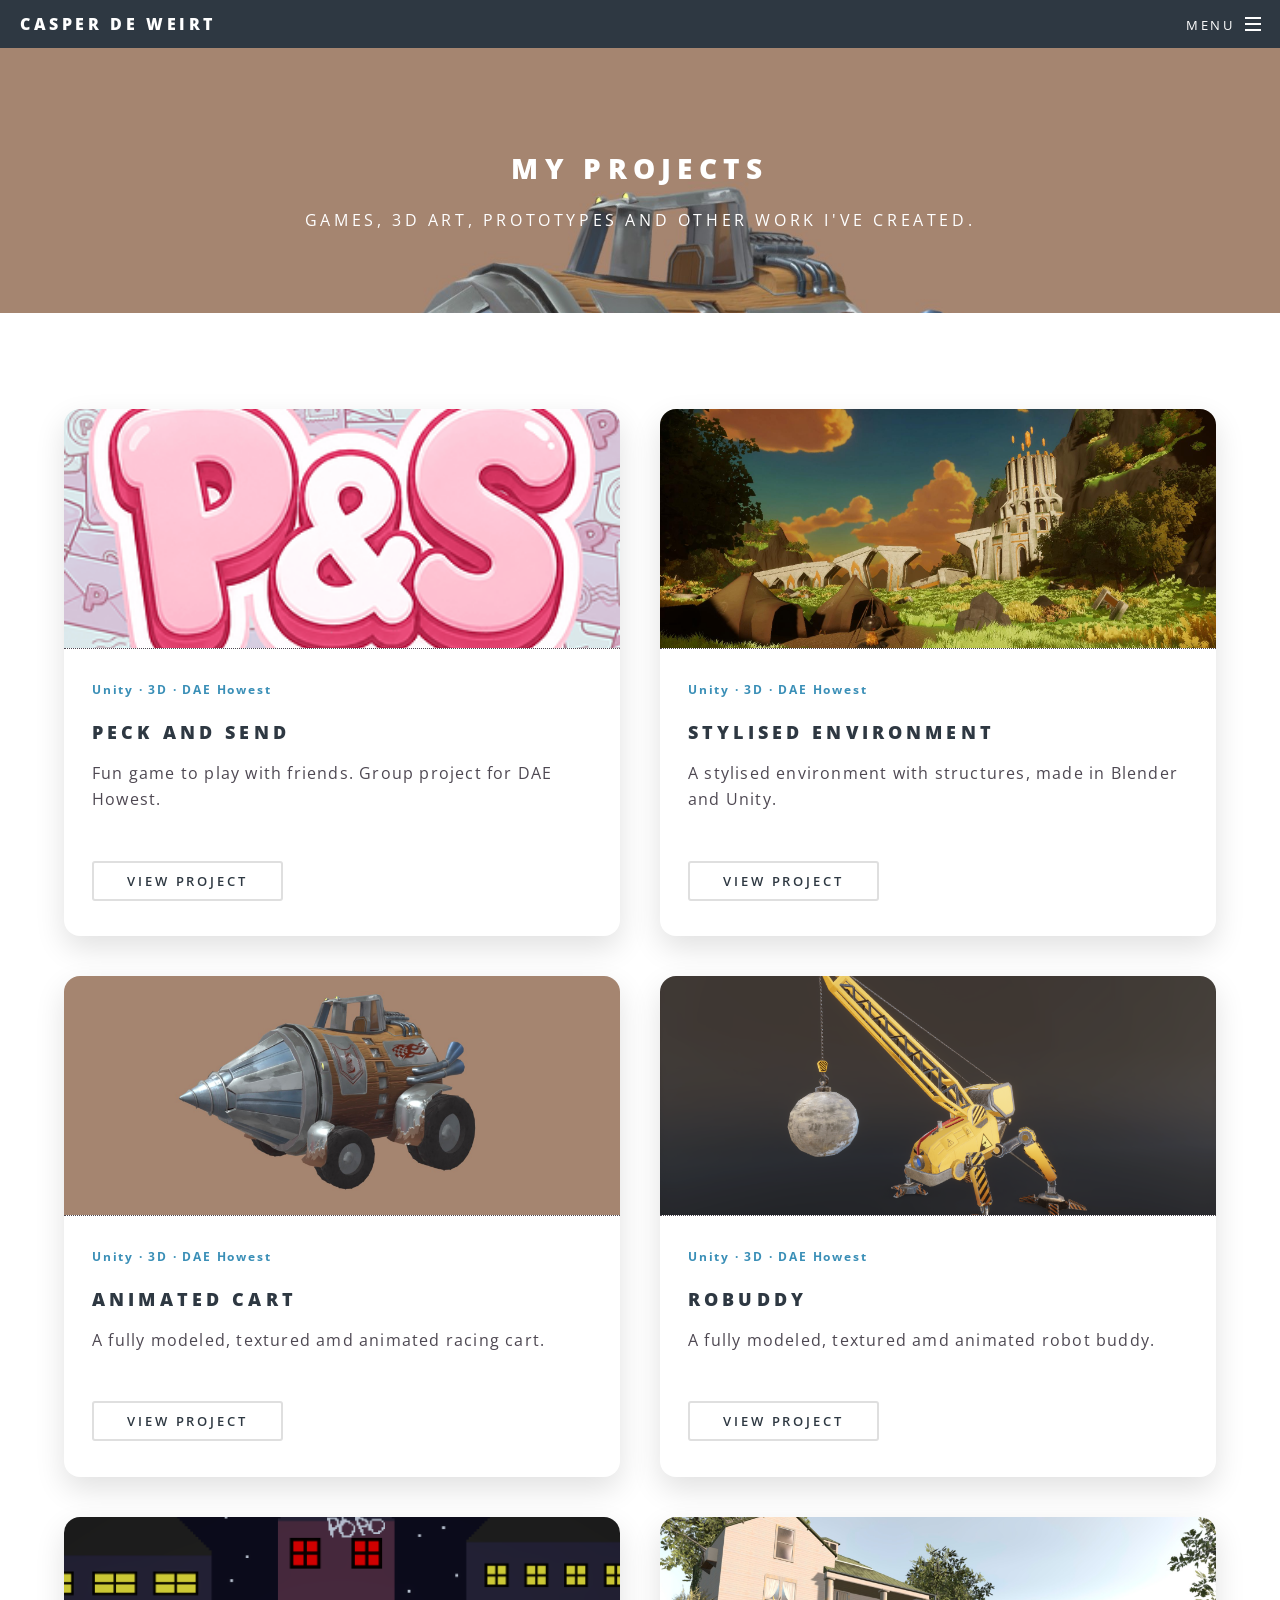
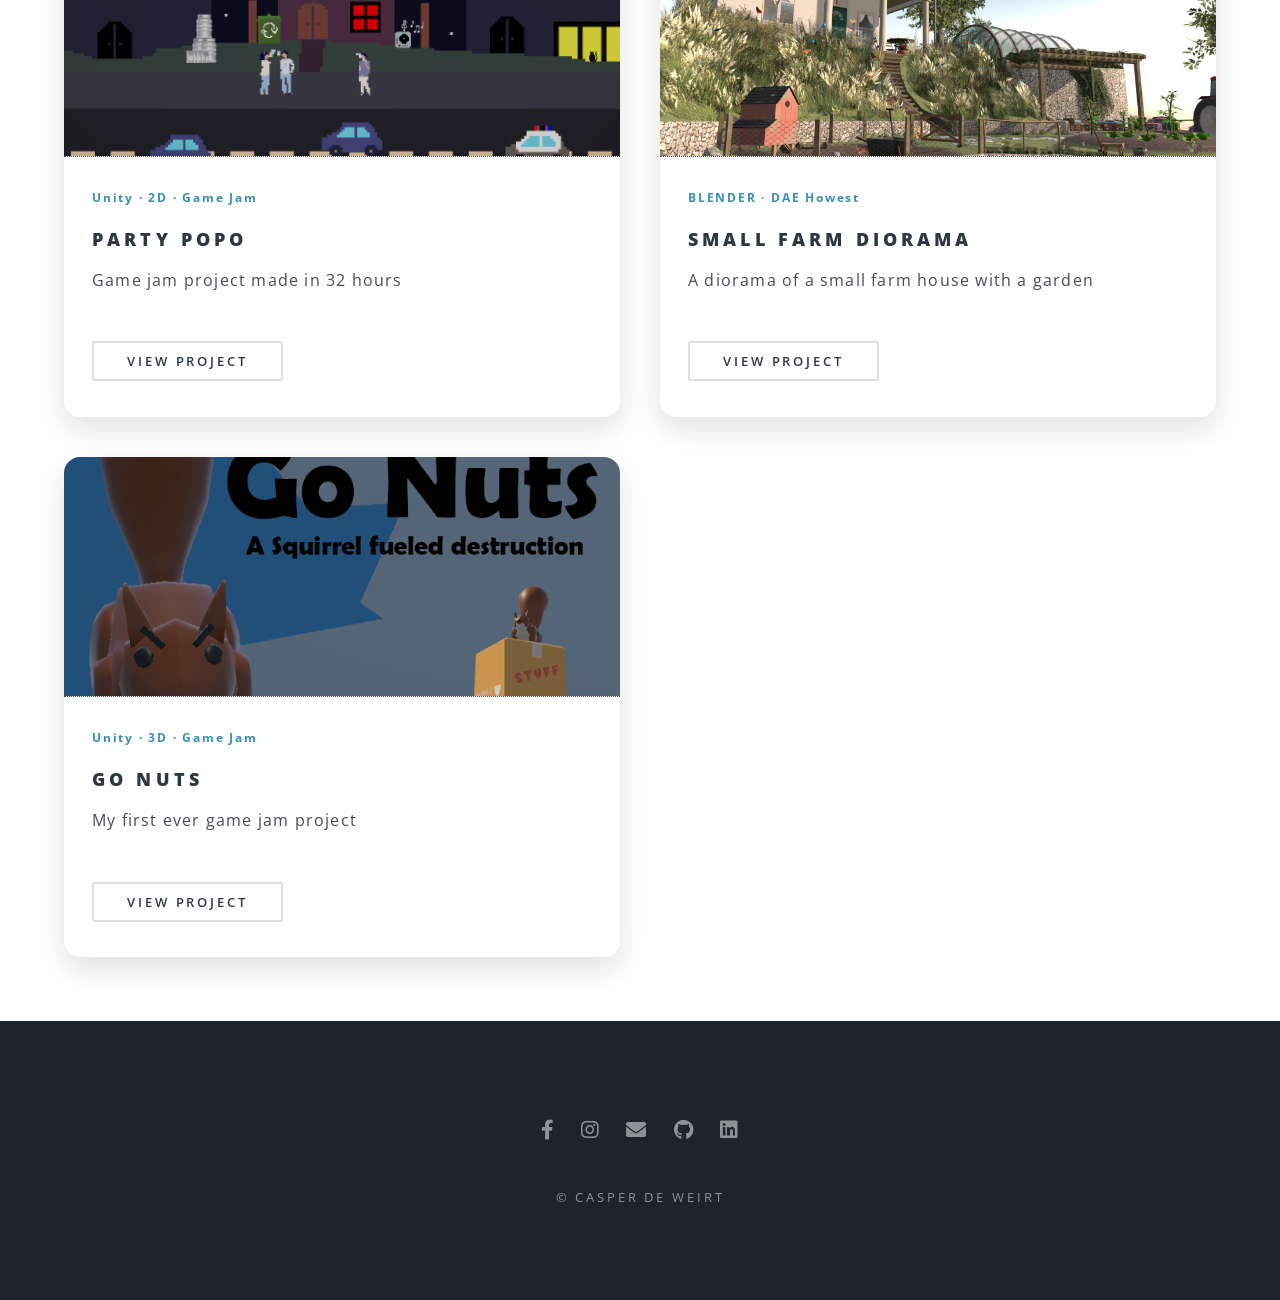
<file: projects.html>
<!DOCTYPE HTML>
<!--
	Spectral by HTML5 UP
	html5up.net | @ajlkn
	Free for personal and commercial use under the CCA 3.0 license (html5up.net/license)
-->
<html>
<head>
	<title>Projects - Casper De Weirt</title>
	<meta charset="utf-8" />
	<meta name="viewport" content="width=device-width, initial-scale=1, user-scalable=no" />
	<link rel="stylesheet" href="assets/css/main.css" />
	<noscript><link rel="stylesheet" href="assets/css/noscript.css" /></noscript>
</head>

<body class="is-preload">

	<!-- Page Wrapper -->
	<div id="page-wrapper">

		<!-- Header -->
		<header id="header">
			<h1><a href="Home.html">Casper De Weirt</a></h1>

			<nav id="nav">
				<ul>
					<li class="special">
						<a href="#menu" class="menuToggle"><span>Menu</span></a>

						<div id="menu">
							<ul>
								<li><a href="Home.html">About me</a></li>
								<li><a href="projects.html">projects</a></li>
							</ul>
						</div>
					</li>
				</ul>
			</nav>
		</header>


		<!-- Main -->
		<article id="main">

			<header style="background-image: url('images/Car.jpg'); background-size: cover; background-position: center 120%;">
				<h2>My Projects</h2>
				<p>Games, 3D art, prototypes and other work I've created.</p>
			</header>


			<section class="wrapper style5">
				<div class="inner">

					<div class="projects-grid">


						<!-- =================================
							 PROJECT 1 - Beach Diorama
							 ================================= -->
						<!--
						<article class="project-card" data-order="8">

							<a href="Projects/DioramaBeachProj.html" class="project-image">
								<img src="images/proj/DioramaBeach/MainPic.jpg" alt="PlaceHolder" />
							</a>

							<div class="project-content">

								<p class="project-category">
									Blender · Photoshop · DAE Howest
								</p>

								<h3>Beach Diorama</h3>

								<p>
									A diorama of a beach house
								</p>

								<a href="Projects/DioramaBeachProj.html" class="button">
									View Project
								</a>

							</div>

						</article>
						-->
						<!-- =================================
							 PROJECT 2 - Simple Star Wars Scene
							 ================================= -->
						<!--
						<article class="project-card" data-order="9">

							<a href="Projects/SimpleScene.html" class="project-image">
								<img src="images/proj/SimpleScene/MainPic.png" alt="MainPic" />
							</a>

							<div class="project-content">

								<p class="project-category">
									BLENDER · DAE Howest
								</p>

								<h3>Simple Star Wars scene</h3>

								<p>
									A scene made from simple shapes
								</p>

								<a href="Projects/SimpleScene.html" class="button">
									View Project
								</a>

							</div>

						</article>
						-->
						<!-- =================================
							 PROJECT 3 - Small Farm Diorama
							 ================================= -->

						<article class="project-card" data-order="6">

							<a href="Projects/DioramaFarm.html" class="project-image">
								<img src="images/proj/DioramaFarm/MainPic.jpg" alt="Game Jam Project" />
							</a>

							<div class="project-content">

								<p class="project-category">
									BLENDER · DAE Howest
								</p>

								<h3>Small farm Diorama</h3>

								<p>
									A diorama of a small farm house with a garden
								</p>

								<a href="Projects/DioramaFarm.html" class="button">
									View Project
								</a>

							</div>

						</article>


						<!-- =================================
							 PROJECT 4 - Party Popo
							 ================================= -->

						<article class="project-card" data-order="5">

							<a href="Projects/PartyPopo.html" class="project-image">
								<img src="images/proj/PartyPopo/MainPic.png" alt="3D Character" />
							</a>

							<div class="project-content">

								<p class="project-category">
									Unity · 2D · Game Jam
								</p>

								<h3>Party Popo</h3>

								<p>
									Game jam project made in 32 hours
								</p>

								<a href="Projects/PartyPopo.html" class="button">
									View Project
								</a>

							</div>

						</article>


						<!-- =================================
							 PROJECT 5 - Peck and Send
							 ================================= -->

						<article class="project-card" data-order="1">

							<a href="Projects/Peck&Send.html" class="project-image">
								<img src="images/proj/Peck&Send/MainPic.png" alt="Project 5" />
							</a>

							<div class="project-content">

								<p class="project-category">
									Unity · 3D · DAE Howest
								</p>

								<h3>Peck and send</h3>

								<p>
									Fun game to play with friends.
									Group project for DAE Howest.
								</p>

								<a href="Projects/Peck&Send.html" class="button">
									View Project
								</a>

							</div>

						</article>


						<!-- =================================
							 PROJECT 6 - Go Nuts
							 ================================= -->

						<article class="project-card" data-order="7">

							<a href="Projects/GoNuts.html" class="project-image">
								<img src="images/proj/GoNuts/MainPic.png" alt="Project 6" />
							</a>

							<div class="project-content">

								<p class="project-category">
									Unity · 3D · Game Jam
								</p>

								<h3>Go Nuts</h3>

								<p>
									My first ever game jam project
								</p>

								<a href="Projects/GoNuts.html" class="button">
									View Project
								</a>

							</div>

						</article>


						<!-- =================================
							 PROJECT 7 - Stylised Environment
							 ================================= -->

						<article class="project-card" data-order="2">

							<a href="Projects/Environment.html" class="project-image">
								<img src="images/proj/environment/MainPic.jpg" alt="Project 7" />
							</a>

							<div class="project-content">

								<p class="project-category">
									Unity · 3D · DAE Howest
								</p>

								<h3>Stylised environment</h3>

								<p>
									A stylised environment with structures, made in Blender and Unity.
								</p>

								<a href="Projects/Environment.html" class="button">
									View Project
								</a>

							</div>

						</article>


						<!-- =================================
							 PROJECT 8 - Robuddy
							 ================================= -->

						<article class="project-card" data-order="4">

							<a href="Projects/Robuddy.html" class="project-image">
								<img src="images/proj/Robuddy/MainPic.png" alt="Project 8" />
							</a>

							<div class="project-content">

								<p class="project-category">
									Unity · 3D · DAE Howest
								</p>

								<h3>Robuddy</h3>

								<p>
									A fully modeled, textured amd animated robot buddy.
								</p>

								<a href="Projects/Robuddy.html" class="button">
									View Project
								</a>

							</div>

						</article>


						<!-- =================================
							 PROJECT 9 - Animated Cart
							 ================================= -->

						<article class="project-card" data-order="3">

							<a href="Projects/Cart.html" class="project-image">
								<img src="images/proj/Cart/MainPic.jpg" alt="Project 9" />
							</a>

							<div class="project-content">

								<p class="project-category">
									Unity · 3D · DAE Howest
								</p>

								<h3>Animated cart</h3>

								<p>
									A fully modeled, textured amd animated racing cart.
								</p>

								<a href="Projects/Cart.html" class="button">
									View Project
								</a>

							</div>

						</article>


					</div>

				</div>
			</section>

		</article>


		<!-- Footer -->
		<footer id="footer">

			<ul class="icons">

				<li>
					<a href="https://www.facebook.com/profile.php?id=100070098186497"
					   class="icon brands fa-facebook-f">
						<span class="label">Facebook</span>
					</a>
				</li>

				<li>
					<a href="https://www.instagram.com/casperdeweirt/"
					   class="icon brands fa-instagram">
						<span class="label">Instagram</span>
					</a>
				</li>

				<li>
					<a href="mailto:casper.de.weirt@gmail.com"
					   class="icon solid fa-envelope">
						<span class="label">Email</span>
					</a>
				</li>

				<li>
					<a href="https://github.com/CasperDeWeirt"
					   class="icon brands fa-github"
					   target="_blank">
						<span class="label">GitHub</span>
					</a>
				</li>

				<li>
					<a href="https://www.linkedin.com/in/casper-de-weirt-03b57b2b7"
					   class="icon brands fa-linkedin"
					   target="_blank"
					   rel="noopener noreferrer">
						<span class="label">LinkedIn</span>
					</a>
				</li>

			</ul>

			<ul class="copyright">
				<li>&copy; Casper De Weirt</li>
			</ul>

		</footer>

	</div>


	<!-- =========================
		 SCRIPTS
		 ========================= -->

	<script>
		document.addEventListener("DOMContentLoaded", function () {

			const grid = document.querySelector(".projects-grid");

			if (!grid) return;

			const projects = Array.from(
				grid.querySelectorAll(".project-card")
			);

			projects.sort(function (a, b) {
				return Number(a.dataset.order) - Number(b.dataset.order);
			});

			projects.forEach(function (project) {
				grid.appendChild(project);
			});

		});
	</script>

	<script src="assets/js/jquery.min.js"></script>
	<script src="assets/js/jquery.scrollex.min.js"></script>
	<script src="assets/js/jquery.scrolly.min.js"></script>
	<script src="assets/js/browser.min.js"></script>
	<script src="assets/js/breakpoints.min.js"></script>
	<script src="assets/js/util.js"></script>
	<script src="assets/js/main.js"></script>

</body>
</html>
</file>
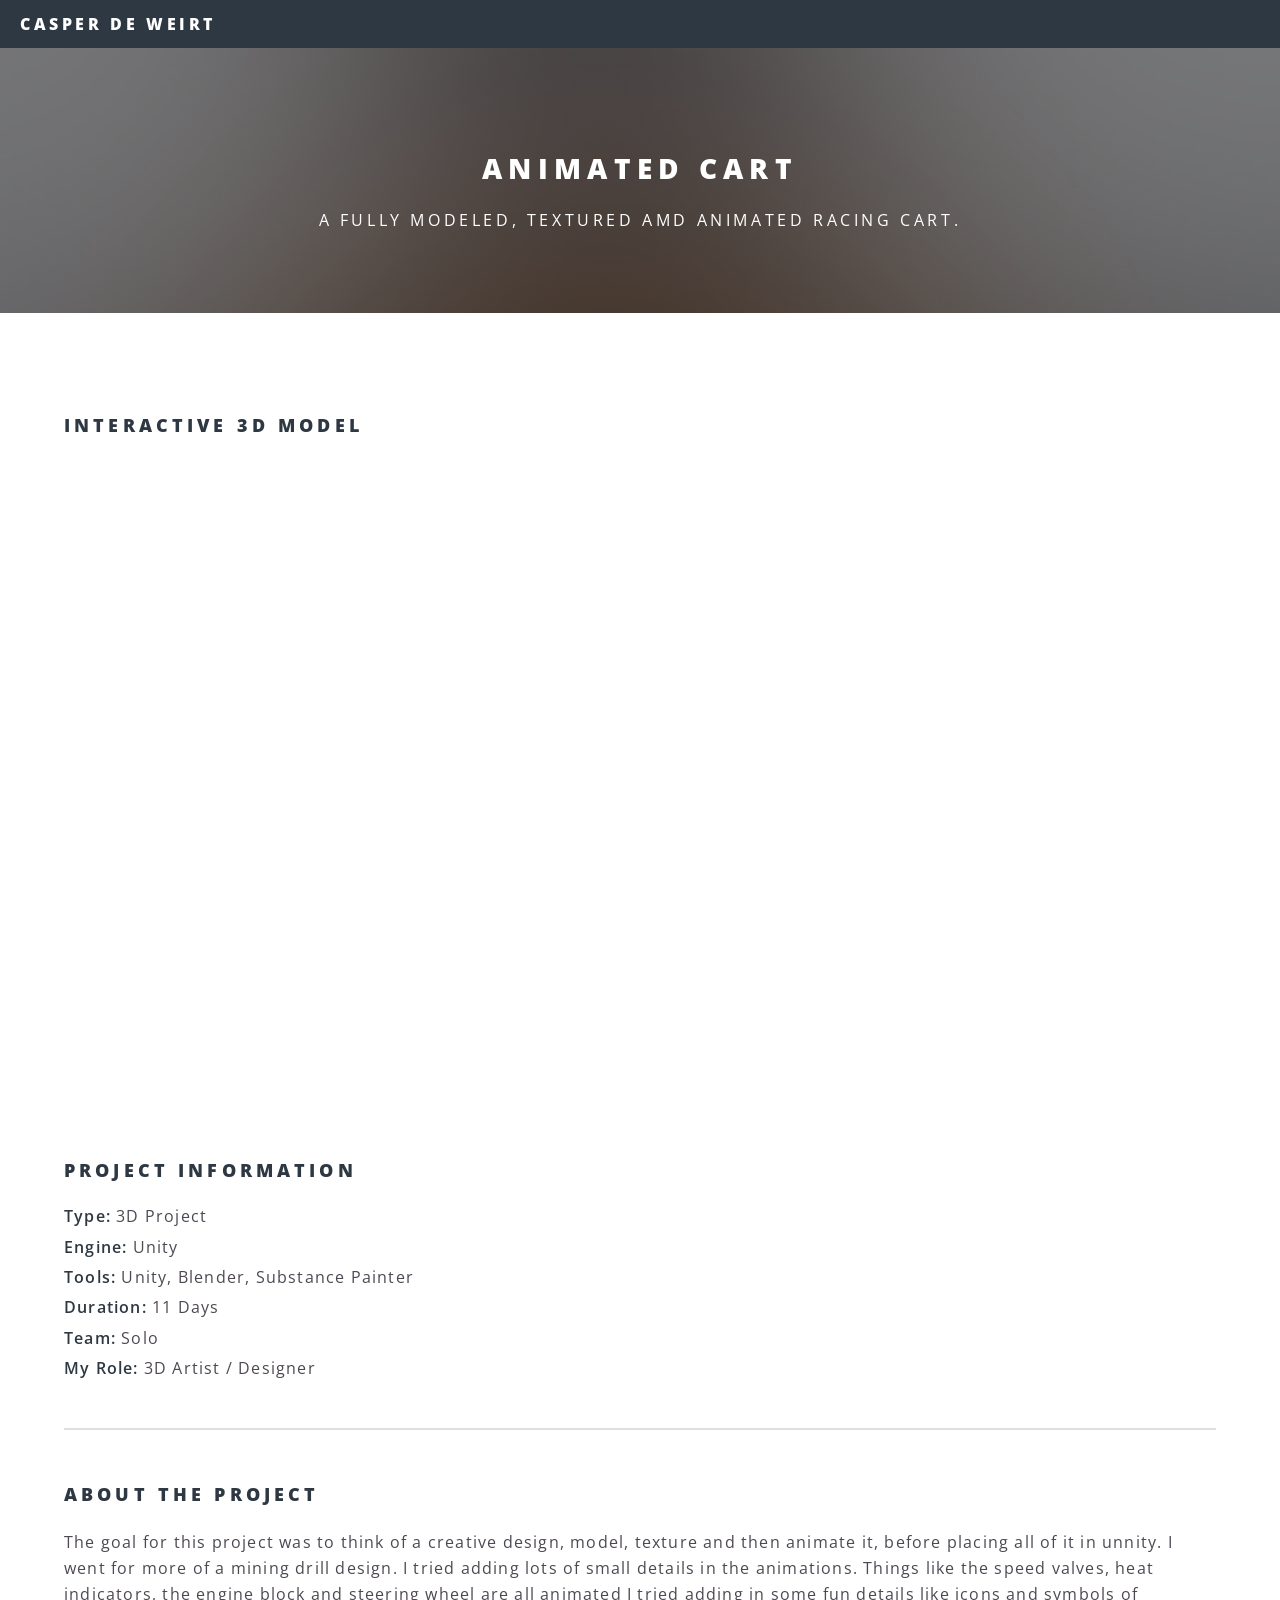
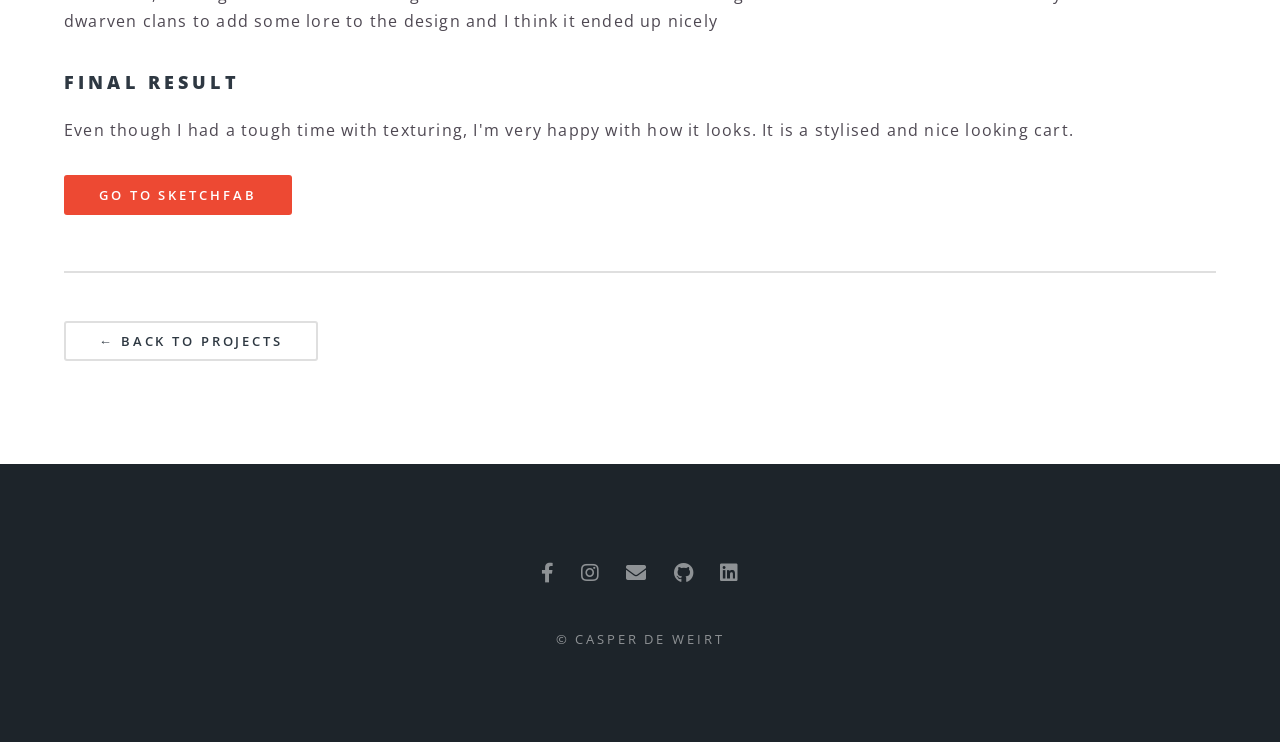
<file: Projects/Cart.html>
﻿<!DOCTYPE HTML>
<html>
<head>
    <title>Animated Cart - Casper De Weirt</title>

    <meta charset="utf-8" />
    <meta name="viewport" content="width=device-width, initial-scale=1, user-scalable=no" />

    <link rel="stylesheet" href="../assets/css/main.css" />

    <noscript>
        <link rel="stylesheet" href="../assets/css/noscript.css" />
    </noscript>
</head>

<body class="is-preload">

    <div id="page-wrapper">

        <!-- =========================
         HEADER
         ========================= -->

        <header id="header">

            <h1>
                <a href="../Home.html">Casper De Weirt</a>
            </h1>

            

        </header>


        <!-- =========================
         MAIN PROJECT
         ========================= -->

        <article id="main">


            <!-- PROJECT HEADER -->

            <header>

                <h2>Animated cart</h2>

                <p>
                    A fully modeled, textured amd animated racing cart.
                </p>

            </header>


            <!-- =========================
             PROJECT CONTENT
             ========================= -->

            <section class="wrapper style5">

                <div class="inner">


                    <!-- HERO IMAGE -->

                    <h3>Interactive 3D Model</h3>

                    <div class="sketchfab-container">
                        <iframe title="DAE Diorama - By the ocean"
                                frameborder="0"
                                allowfullscreen
                                mozallowfullscreen="true"
                                webkitallowfullscreen="true"
                                allow="autoplay; fullscreen; xr-spatial-tracking"
                                src="https://sketchfab.com/models/8ab72b1668ae4848931b8831fecafeb1/embed">
                        </iframe>
                    </div>


                    <!-- PROJECT INFORMATION -->

                    <div class="project-info">

                        <h3>Project Information</h3>

                        <p>
                            <strong>Type:</strong>
                            3D Project
                        </p>

                        <p>
                            <strong>Engine:</strong>
                            Unity
                        </p>

                        <p>
                            <strong>Tools:</strong>
                            Unity, Blender, Substance Painter
                        </p>

                        <p>
                            <strong>Duration:</strong>
                            11 Days
                        </p>

                        <p>
                            <strong>Team:</strong>
                            Solo
                        </p>

                        <p>
                            <strong>My Role:</strong>
                            3D Artist / Designer
                        </p>

                    </div>


                    <hr />


                    <!-- =========================
     ABOUT THE PROJECT
     ========================= -->

                    <h3>About the Project</h3>

                    <p>
                        The goal for this project was to think of a creative design, model, texture and then animate it, before placing all of it in unnity.
                        I went for more of a mining drill design. I tried adding lots of small details in the animations. Things like the speed valves, heat indicators, the engine block and steering wheel are all animated
                        I tried adding in some fun details like icons and symbols of dwarven clans to add some lore to the design and I think it ended up nicely
                    </p>




                    <!-- =========================
     MY ROLE
     ========================= -->
                    <!--<h3>My Role</h3>

    <p>
        Explain what you personally worked on.

        For example, you could talk about programming,
        level design, modelling, animation, UI,
        game design, or anything else you contributed.
    </p>

    <ul>
        <li>Gameplay programming</li>
        <li>Level design</li>
        <li>3D modelling</li>
        <li>Game design</li>
    </ul>-->
                    <!-- =========================
     DEVELOPMENT
     ========================= -->
                    <!--<h3>Development</h3>

    <p>
        Explain how you developed the project.

        Talk about the process, tools you used,
        problems you encountered and how you solved them.
    </p>-->
                    <!-- DEVELOPMENT IMAGE -->
                    <!--<span class="image fit">
        <img src="../images/development.jpg"
             alt="Development screenshot" />
    </span>-->
                    <!-- =========================
     GAMEPLAY
     ========================= -->
                    <!--<h3>Gameplay</h3>

    <p>
        Explain the main gameplay mechanics here.

        What does the player do?
        What systems did you create?
        What makes the gameplay interesting?
    </p>-->
                    <!-- GAMEPLAY SCREENSHOTS -->
                    <!--<div class="box alt">

        <div class="row gtr-50 gtr-uniform">

            <div class="col-6">
                <span class="image fit">
                    <img src="../images/gameplay1.jpg"
                         alt="Gameplay screenshot" />
                </span>
            </div>

            <div class="col-6">
                <span class="image fit">
                    <img src="../images/gameplay2.jpg"
                         alt="Gameplay screenshot" />
                </span>
            </div>

        </div>

    </div>-->
                    <!-- =========================
     3D ART
     ========================= -->
                    <!--<h3>3D Art & Assets</h3>

    <p>
        If this project contains 3D models, explain
        what you created and how you created them.

        You can talk about modelling, sculpting,
        texturing, UVs, materials, rigging, etc.
    </p>


    <span class="image fit">
        <img src="../images/model.jpg"
             alt="3D model" />
    </span>-->
                    <!-- =========================
     PROBLEM SOLVING
     ========================= -->
                    <!--<h3>Challenges</h3>

    <p>
        Describe some of the biggest problems you
        encountered during development and how you
        solved them.
    </p>

    <p>
        This is a great place to show how you think
        as a developer rather than just showing the
        finished result.
    </p>-->
                    <!-- =========================
     WHAT I LEARNED
     ========================= -->
                    <!--<h3>What I Learned</h3>

    <p>
        Explain what you learned from this project.

        This could include technical skills,
        teamwork, game design, problem solving,
        project management or anything else.
    </p>-->
                    <!-- =========================
     FINAL RESULT
     ========================= -->

                    <h3>Final Result</h3>

                    <p>
                        Even though I had a tough time with texturing, I'm very happy with how it looks. It is a stylised and nice looking cart.
                    </p>


                    <!-- =========================
     LINKS
     ========================= -->

                    <ul class="actions">

                        <li>
                            <a href="https://sketchfab.com/3d-models/dae-moustachekart-drill-kart-8ab72b1668ae4848931b8831fecafeb1" class="button primary">
                                Go to Sketchfab
                            </a>
                        </li>

                        

                    </ul>


                    <hr />


                    <!-- BACK TO PROJECTS -->

                    <ul class="actions">

                        <li>
                            <a href="../projects.html" class="button">
                                ← Back to Projects
                            </a>
                        </li>

                    </ul>


                </div>

            </section>

        </article>


        <!-- =========================
         FOOTER
         ========================= -->
        <!-- Footer -->
        <footer id="footer">
            <ul class="icons">
                <li><a href="https://www.facebook.com/profile.php?id=100070098186497" class="icon brands fa-facebook-f"><span class="label">Facebook</span></a></li>
                <li><a href="https://www.instagram.com/casperdeweirt/" class="icon brands fa-instagram"><span class="label">Instagram</span></a></li>
                <li><a href="mailto:casper.de.weirt@gmail.com" class="icon solid fa-envelope"><span class="label">Email</span></a></li>
                <li><a href="https://github.com/CasperDeWeirt" class="icon brands fa-github" target="_blank"><span class="label">GitHub</span></a></li>
                <li>
                    <a href="https://www.linkedin.com/in/casper-de-weirt-03b57b2b7"
                       class="icon brands fa-linkedin"
                       target="_blank"
                       rel="noopener noreferrer">
                        <span class="label">LinkedIn</span>
                    </a>
                </li>
            </ul>
            <ul class="copyright">
                <li>&copy; Casper De Weirt</li>

            </ul>
        </footer>

    </div>


    <!-- Scripts -->

    <script src="../assets/js/jquery.min.js"></script>
    <script src="../assets/js/jquery.scrollex.min.js"></script>
    <script src="../assets/js/jquery.scrolly.min.js"></script>
    <script src="../assets/js/browser.min.js"></script>
    <script src="../assets/js/breakpoints.min.js"></script>
    <script src="../assets/js/util.js"></script>
    <script src="../assets/js/main.js"></script>

</body>
</html>
</file>
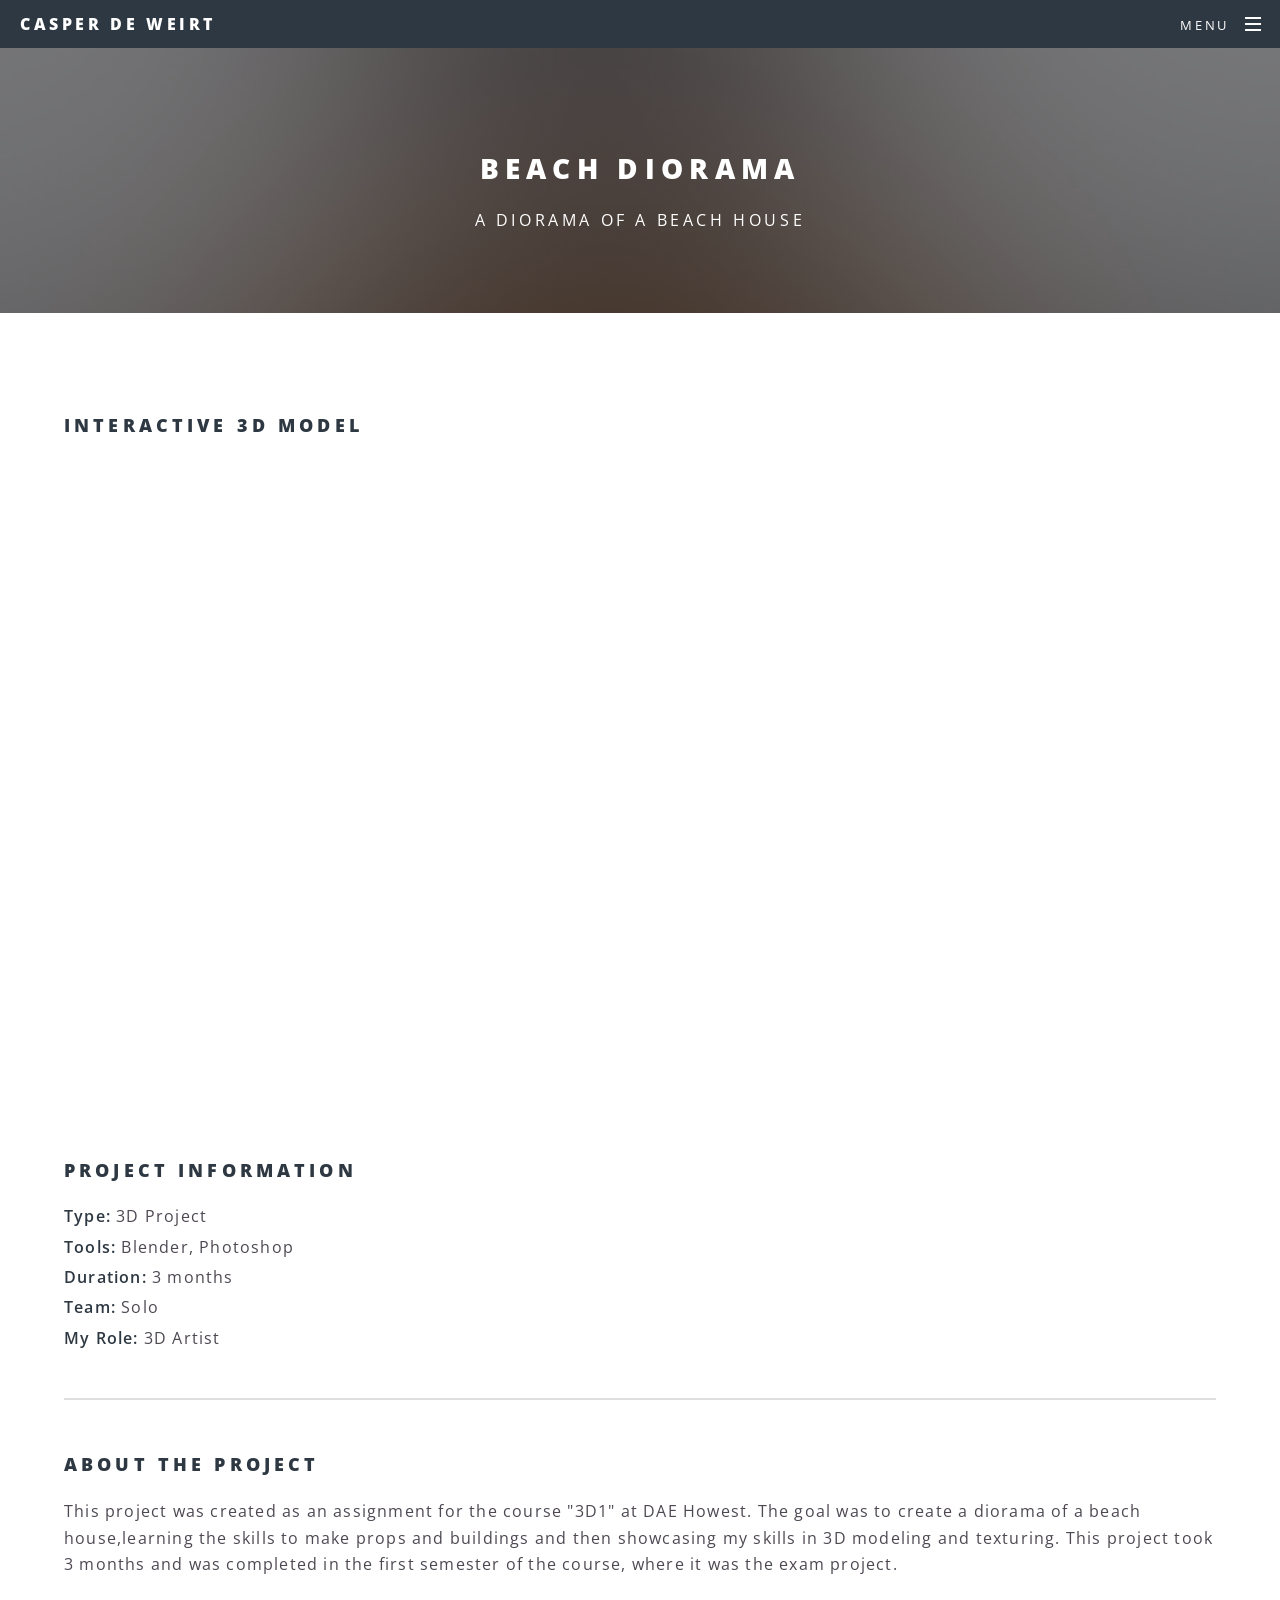
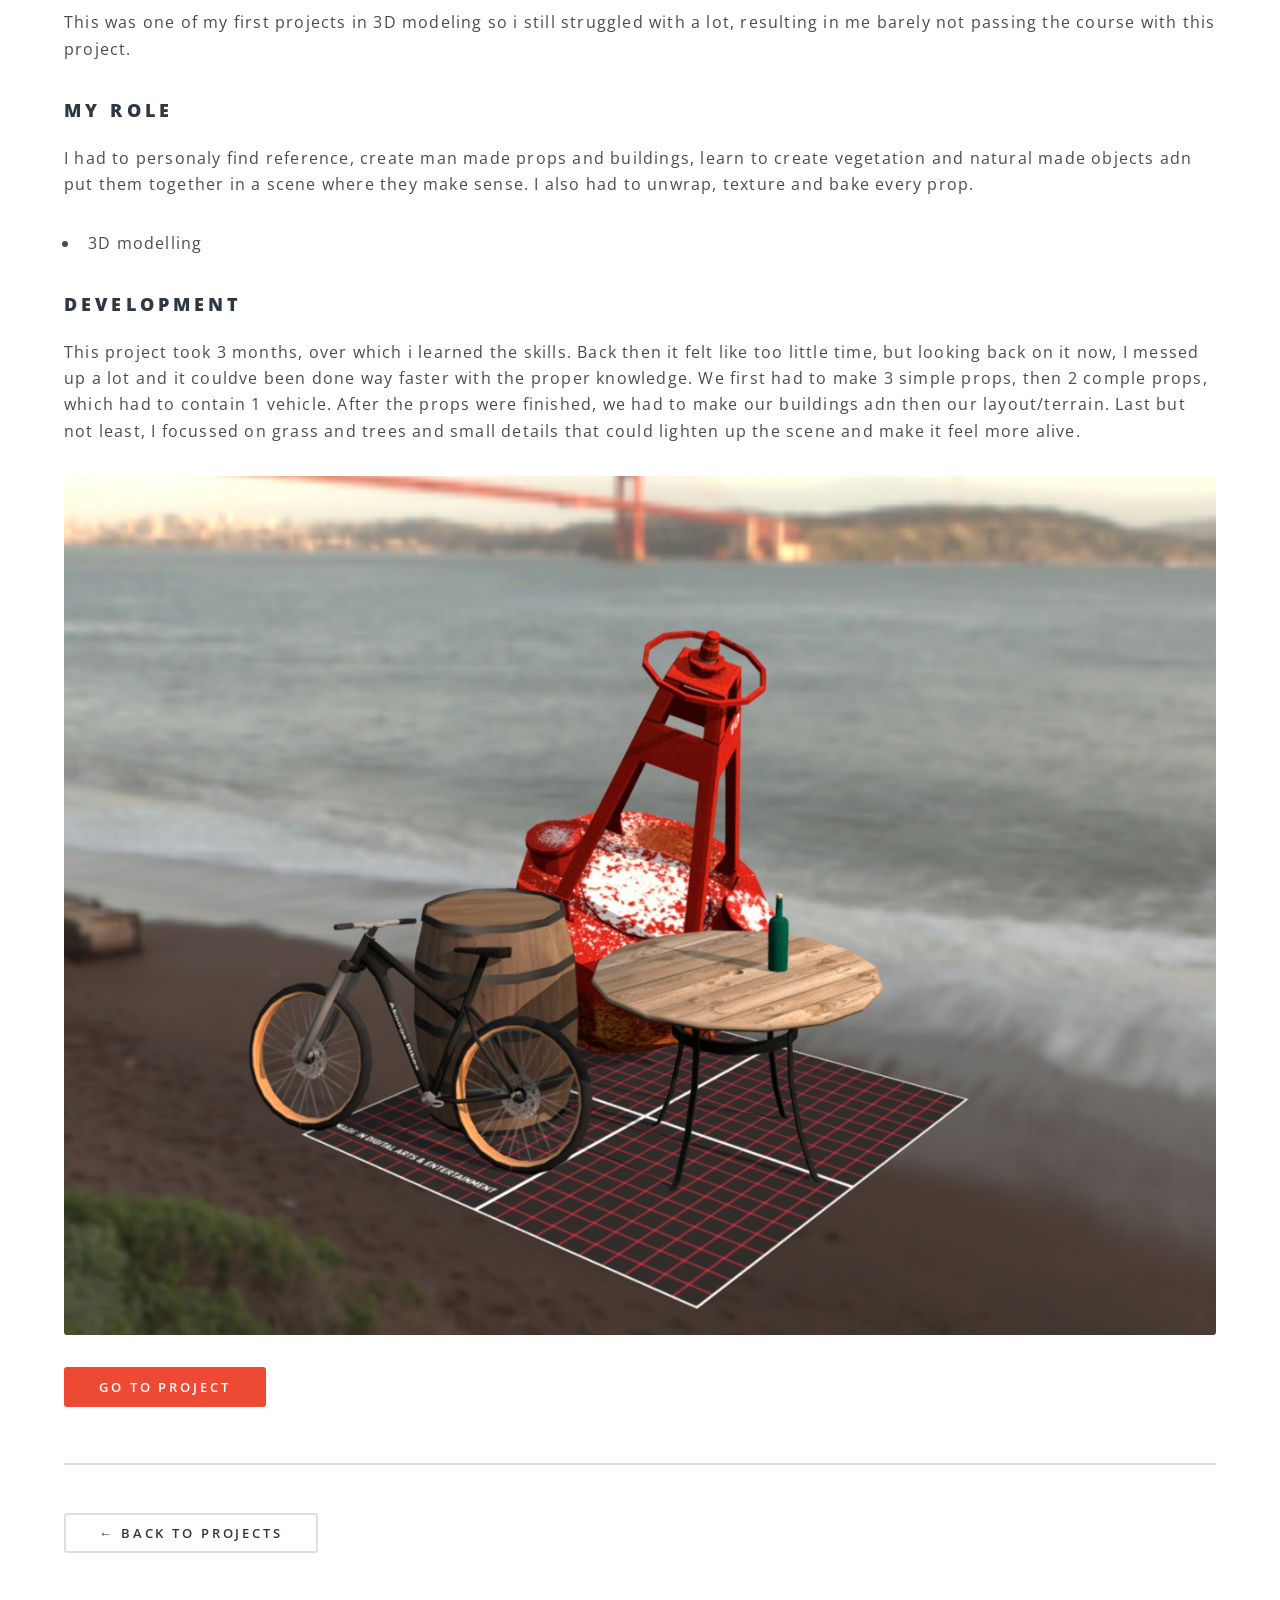
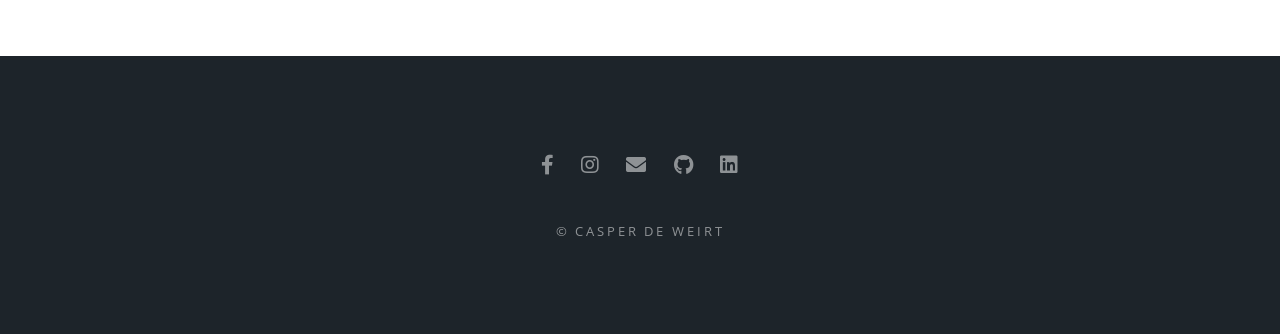
<file: Projects/DioramaBeachProj.html>
﻿<!DOCTYPE HTML>
<html>
<head>
    <title>Beach Diorama - Casper De Weirt</title>

    <meta charset="utf-8" />
    <meta name="viewport" content="width=device-width, initial-scale=1, user-scalable=no" />

    <link rel="stylesheet" href="../assets/css/main.css" />

    <noscript>
        <link rel="stylesheet" href="../assets/css/noscript.css" />
    </noscript>
</head>

<body class="is-preload">

    <div id="page-wrapper">

        <!-- =========================
         HEADER
         ========================= -->

        <header id="header">

            <h1>
                <a href="../Home.html">Casper De Weirt</a>
            </h1>

            <nav id="nav">
                <ul>
                    <li class="special">

                        <a href="#menu" class="menuToggle">
                            <span>Menu</span>
                        </a>

                        <div id="menu">
                            <ul>
                                <li>
                                    <a href="../Home.html">Home</a>
                                </li>

                                <li>
                                    <a href="../projects.html">Projects</a>
                                </li>
                            </ul>
                        </div>

                    </li>
                </ul>
            </nav>

        </header>


        <!-- =========================
         MAIN PROJECT
         ========================= -->

        <article id="main">


            <!-- PROJECT HEADER -->

            <header>

                <h2>Beach Diorama</h2>

                <p>
                    A diorama of a beach house
                </p>

            </header>


            <!-- =========================
             PROJECT CONTENT
             ========================= -->

            <section class="wrapper style5">

                <div class="inner">


                    <!-- HERO IMAGE -->

                    <!--<span class="image fit">
                        <img src="../images/proj/DioramaBeach/MainPic.jpg"
                             alt="Project screenshot" />
                    </span>-->

                    <!-- SKETCHFAB MODEL -->

                    <h3>Interactive 3D Model</h3>

                    <div class="sketchfab-container">
                        <iframe title="DAE Diorama - By the ocean"
                                frameborder="0"
                                allowfullscreen
                                mozallowfullscreen="true"
                                webkitallowfullscreen="true"
                                allow="autoplay; fullscreen; xr-spatial-tracking"
                                src="https://sketchfab.com/models/743efb15d99044ffbaafe26cb10864e8/embed">
                        </iframe>
                    </div>

                    <!-- PROJECT INFORMATION -->

                    <div class="project-info">

                        <h3>Project Information</h3>

                        <p>
                            <strong>Type:</strong>
                            3D Project
                        </p>

                        <!--<p>
            <strong>Engine:</strong>
            Unity
        </p>-->

                        <p>
                            <strong>Tools:</strong>
                            Blender, Photoshop
                        </p>

                        <p>
                            <strong>Duration:</strong>
                            3 months
                        </p>

                        <p>
                            <strong>Team:</strong>
                            Solo
                        </p>

                        <p>
                            <strong>My Role:</strong>
                            3D Artist
                        </p>

                    </div>


                    <hr />


                    <!-- =========================
    ABOUT THE PROJECT
    ========================= -->

                    <h3>About the Project</h3>

                    <p>
                        This project was created as an assignment for the course "3D1" at DAE Howest.
                        The goal was to create a diorama of a beach house,learning the skills to make props and buildings and then showcasing my skills in 3D modeling and texturing.
                        This project took 3 months and was completed in the first semester of the course, where it was the exam project.
                    </p>

                    <p>
                        This was one of my first projects in 3D modeling so i still struggled with a lot, resulting in me barely not passing the course with this project.
                    </p>


                    <!-- =========================
    MY ROLE
    ========================= -->

                    <h3>My Role</h3>

                    <p>
                        I had to personaly find reference, create man made props and buildings, learn to create vegetation and natural made objects adn put them together in a scene where they make sense.
                        I also had to unwrap, texture and bake every prop.
                    </p>

                    <ul>

                        <li>3D modelling</li>

                    </ul>


                    <!-- =========================
    DEVELOPMENT
    ========================= -->

                    <h3>Development</h3>

                    <p>
                        This project took 3 months, over which i learned the skills. Back then it felt like too little time, but looking back on it now, I messed up a lot and it couldve been done way faster with the proper knowledge.

                        We first had to make 3 simple props, then 2 comple props, which had to contain 1 vehicle. After the props were finished, we had to make our buildings adn then our layout/terrain.
                        Last but not least, I focussed on grass and trees and small details that could lighten up the scene and make it feel more alive.
                    </p>


                    <!-- DEVELOPMENT IMAGE -->

                    <span class="image fit">
                        <img src="../images/proj/DioramaBeach/DevPic.jpg"
                             alt="Development screenshot" />
                    </span>


                    <!-- =========================
    GAMEPLAY
    ========================= -->
                    <!--<h3>Gameplay</h3>

    <p>
        Explain the main gameplay mechanics here.

        What does the player do?
        What systems did you create?
        What makes the gameplay interesting?
    </p>-->
                    <!-- GAMEPLAY SCREENSHOTS -->
                    <!--<div class="box alt">

        <div class="row gtr-50 gtr-uniform">

            <div class="col-6">
                <span class="image fit">
                    <img src="../images/gameplay1.jpg"
                         alt="Gameplay screenshot" />
                </span>
            </div>

            <div class="col-6">
                <span class="image fit">
                    <img src="../images/gameplay2.jpg"
                         alt="Gameplay screenshot" />
                </span>
            </div>

        </div>

    </div>-->
                    <!-- =========================
    3D ART
    ========================= -->
                    <!--<h3>3D Art & Assets</h3>

    <p>
        If this project contains 3D models, explain
        what you created and how you created them.

        You can talk about modelling, sculpting,
        texturing, UVs, materials, rigging, etc.
    </p>


    <span class="image fit">
        <img src="../images/model.jpg"
             alt="3D model" />
    </span>-->
                    <!-- =========================
    PROBLEM SOLVING
    ========================= -->
                    <!--<h3>Challenges</h3>

    <p>
        Describe some of the biggest problems you
        encountered during development and how you
        solved them.
    </p>

    <p>
        This is a great place to show how you think
        as a developer rather than just showing the
        finished result.
    </p>-->
                    <!-- =========================
    WHAT I LEARNED
    ========================= -->
                    <!--<h3>What I Learned</h3>

    <p>
        Explain what you learned from this project.

        This could include technical skills,
        teamwork, game design, problem solving,
        project management or anything else.
    </p>-->
                    <!-- =========================
    FINAL RESULT
    ========================= -->
                    <!--<h3>Final Result</h3>

    <p>
        Give a short summary of the finished project
        and how it compares to your original idea.
    </p>-->
                    <!-- =========================
    LINKS
    ========================= -->

                    <ul class="actions">

                        <li>
                            <a href="https://skfb.ly/ptwHx" class="button primary">
                                Go to Project
                            </a>
                        </li>

                        <!--<li>
            <a href="#" class="button">
                GitHub
            </a>
        </li>-->

                    </ul>


                    <hr />


                    <!-- BACK TO PROJECTS -->

                    <ul class="actions">

                        <li>
                            <a href="../projects.html" class="button">
                                ← Back to Projects
                            </a>
                        </li>

                    </ul>


                </div>

            </section>

        </article>


        <!-- =========================
         FOOTER
         ========================= -->
        <!-- Footer -->
        <footer id="footer">
            <ul class="icons">
                <li><a href="https://www.facebook.com/profile.php?id=100070098186497" class="icon brands fa-facebook-f"><span class="label">Facebook</span></a></li>
                <li><a href="https://www.instagram.com/casperdeweirt/" class="icon brands fa-instagram"><span class="label">Instagram</span></a></li>
                <li><a href="mailto:casper.de.weirt@gmail.com" class="icon solid fa-envelope"><span class="label">Email</span></a></li>
                <li><a href="https://github.com/CasperDeWeirt" class="icon brands fa-github" target="_blank"><span class="label">GitHub</span></a></li>
                <li>
                    <a href="https://www.linkedin.com/in/casper-de-weirt-03b57b2b7"
                       class="icon brands fa-linkedin"
                       target="_blank"
                       rel="noopener noreferrer">
                        <span class="label">LinkedIn</span>
                    </a>
                </li>
            </ul>
            <ul class="copyright">
                <li>&copy; Casper De Weirt</li>

            </ul>
        </footer>

    </div>


    <!-- Scripts -->

    <script src="../assets/js/jquery.min.js"></script>
    <script src="../assets/js/jquery.scrollex.min.js"></script>
    <script src="../assets/js/jquery.scrolly.min.js"></script>
    <script src="../assets/js/browser.min.js"></script>
    <script src="../assets/js/breakpoints.min.js"></script>
    <script src="../assets/js/util.js"></script>
    <script src="../assets/js/main.js"></script>

</body>
</html>
</file>
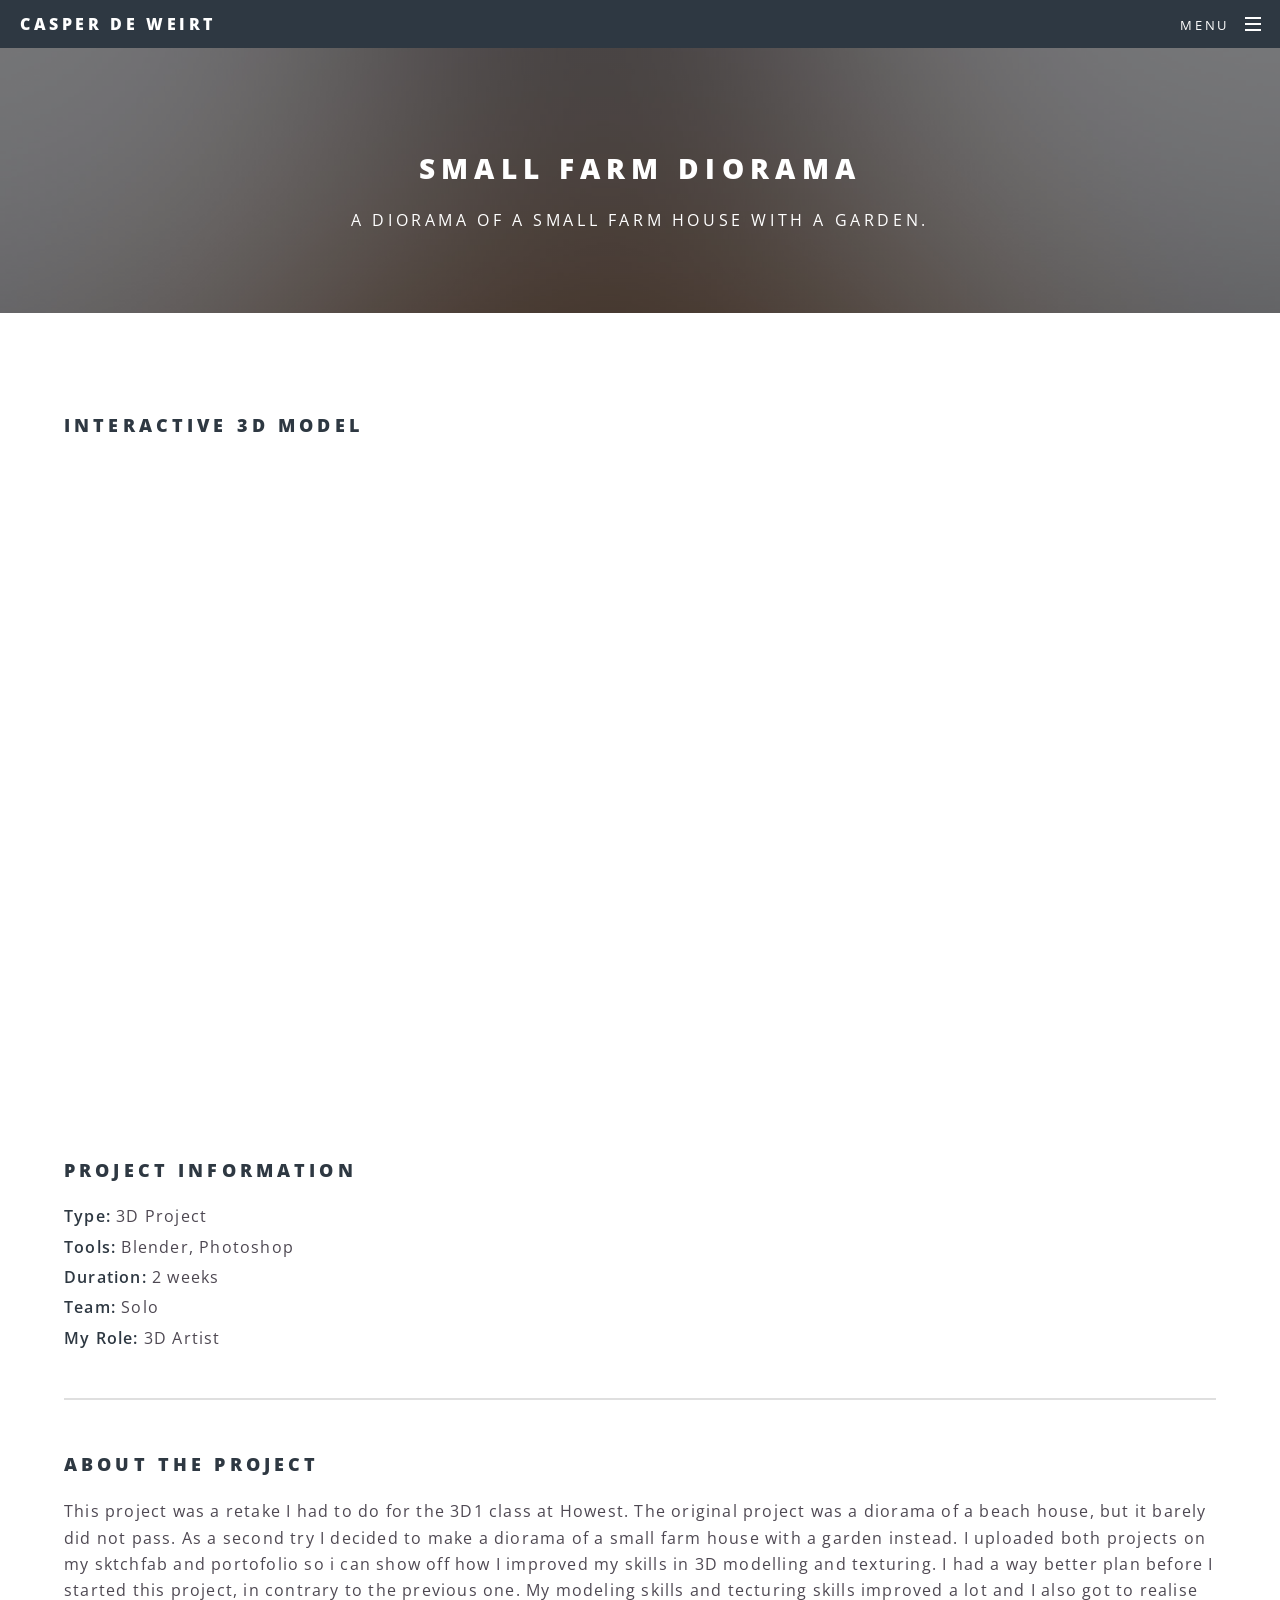
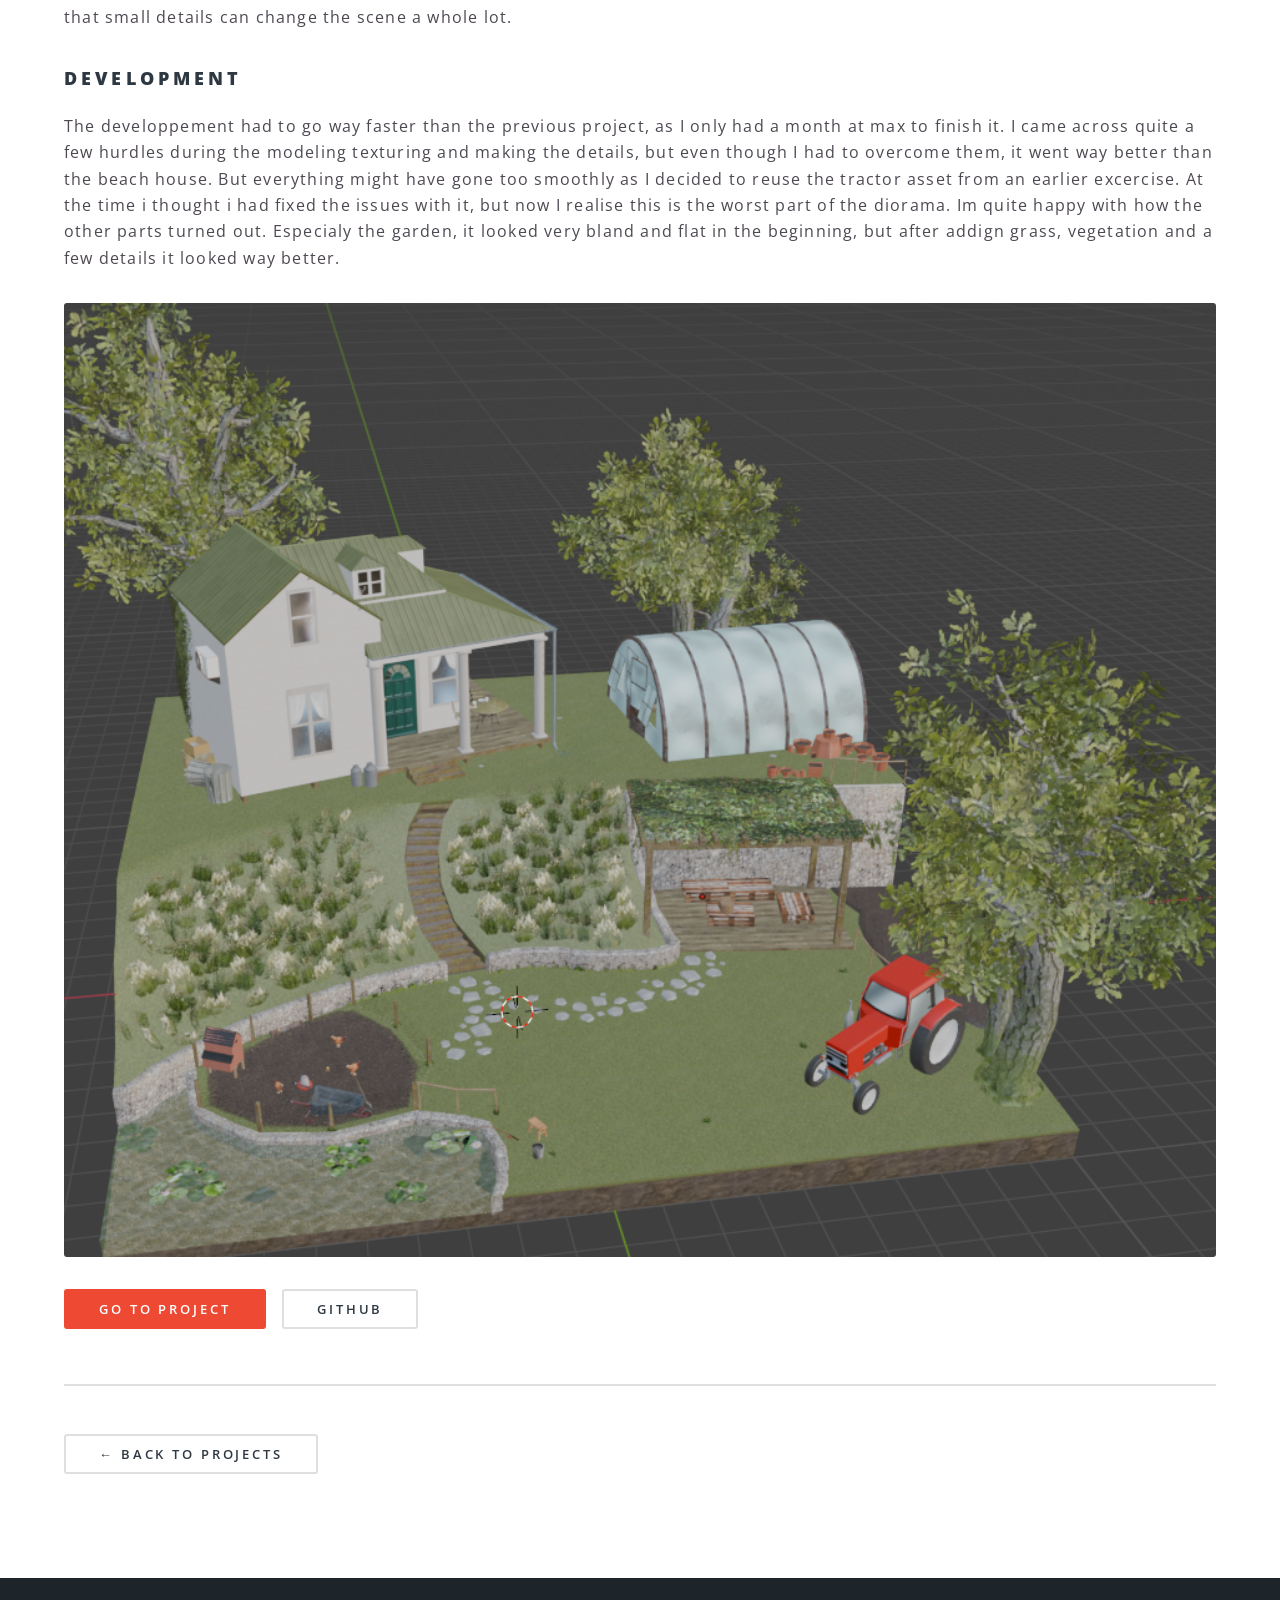
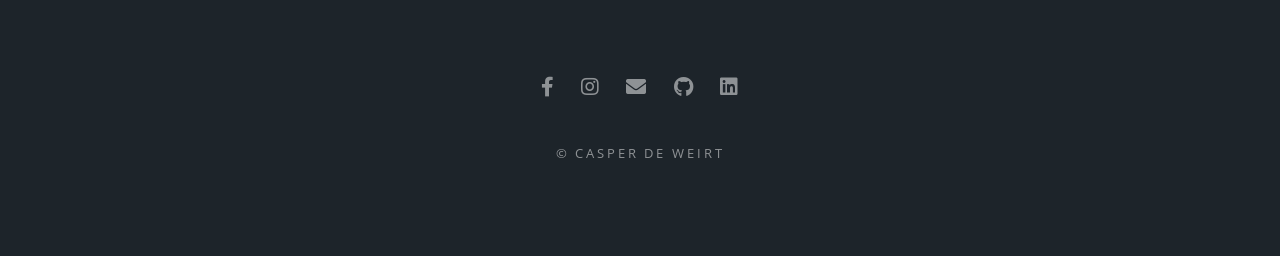
<file: Projects/DioramaFarm.html>
﻿<!DOCTYPE HTML>
<html>
<head>
    <title>Farm Diorama - Casper De Weirt</title>

    <meta charset="utf-8" />
    <meta name="viewport" content="width=device-width, initial-scale=1, user-scalable=no" />

    <link rel="stylesheet" href="../assets/css/main.css" />

    <noscript>
        <link rel="stylesheet" href="../assets/css/noscript.css" />
    </noscript>
</head>

<body class="is-preload">

    <div id="page-wrapper">

        <!-- =========================
         HEADER
         ========================= -->

        <header id="header">

            <h1>
                <a href="../Home.html">Casper De Weirt</a>
            </h1>

            <nav id="nav">
                <ul>
                    <li class="special">

                        <a href="#menu" class="menuToggle">
                            <span>Menu</span>
                        </a>

                        <div id="menu">
                            <ul>
                                <li>
                                    <a href="../Home.html">About Me</a>
                                </li>

                                <li>
                                    <a href="../projects.html">Projects</a>
                                </li>
                            </ul>
                        </div>

                    </li>
                </ul>
            </nav>

        </header>


        <!-- =========================
         MAIN PROJECT
         ========================= -->

        <article id="main">


            <!-- PROJECT HEADER -->

            <header>

                <h2>Small farm diorama</h2>

                <p>
                    A diorama of a small farm house with a garden.
                </p>

            </header>


            <!-- =========================
             PROJECT CONTENT
             ========================= -->

            <section class="wrapper style5">

                <div class="inner">


                    <!-- HERO IMAGE -->

                    <!--<span class="image fit">
                        <img src="../images/project-image.jpg"
                             alt="Project screenshot" />
                    </span>-->

                                        <!-- SKETCHFAB MODEL -->

                    <h3>Interactive 3D Model</h3>

                    <div class="sketchfab-container">
                        <iframe title="DAE Diorama - By the ocean"
                                frameborder="0"
                                allowfullscreen
                                mozallowfullscreen="true"
                                webkitallowfullscreen="true"
                                allow="autoplay; fullscreen; xr-spatial-tracking"
                                src="https://sketchfab.com/models/44f8cbd4aaeb4aa489c648d3466696c4/embed">
                        </iframe>
                    </div>

                    <!-- PROJECT INFORMATION -->

                    <div class="project-info">

                        <h3>Project Information</h3>

                        <p>
                            <strong>Type:</strong>
                            3D Project
                        </p>

                        <!--<p>
                            <strong>Engine:</strong>
                            Unity
                        </p>-->

                        <p>
                            <strong>Tools:</strong>
                            Blender, Photoshop
                        </p>

                        <p>
                            <strong>Duration:</strong>
                            2 weeks
                        </p>

                        <p>
                            <strong>Team:</strong>
                            Solo
                        </p>

                        <p>
                            <strong>My Role:</strong>
                            3D Artist 
                        </p>

                    </div>


                    <hr />


                    <!-- =========================
                     ABOUT THE PROJECT
                     ========================= -->

                    <h3>About the Project</h3>

                    <p>
                        This project was a retake I had to do for the 3D1 class at Howest. The original project was a diorama of a beach house, but it barely did not pass.
                        As a second try I decided to make a diorama of a small farm house with a garden instead. I uploaded both  projects on my sktchfab and portofolio so i can show off how I improved my skills in 3D modelling and texturing.
                        I had a way better plan before I started this project, in contrary to the previous one. My modeling skills and tecturing skills improved a lot and I also got to realise that small details can change the scene a whole lot.
                    </p>

                   


                    <!-- =========================
                     MY ROLE
                     ========================= -->

                    <!--<h3>My Role</h3>

                    <p>
                        Explain what you personally worked on.

                        For example, you could talk about programming,
                        level design, modelling, animation, UI,
                        game design, or anything else you contributed.
                    </p>

                    <ul>
                        <li>Gameplay programming</li>
                        <li>Level design</li>
                        <li>3D modelling</li>
                        <li>Game design</li>
                    </ul>-->


                    <!-- =========================
                     DEVELOPMENT
                     ========================= -->

                    <h3>Development</h3>

                    <p>
                        The developpement had to go way faster than the previous project, as I only had a month at max to finish it. I came across quite a few hurdles during the modeling texturing and making the details, but even though I had to overcome them, it went way better than the beach house.
                        But everything might have gone too smoothly as I decided to reuse the tractor asset from an earlier excercise. At the time i thought i had fixed the issues with it, but now I realise this is the worst part of the diorama.
                        Im quite happy with how the other parts turned out. Especialy the garden, it looked very bland and flat in the beginning, but after addign grass, vegetation and a few details it looked way better. 
                    </p>


                    <!-- DEVELOPMENT IMAGE -->

                    <span class="image fit">
                        <img src="../images/proj/DioramaFarm/DevPic.png"
                             alt="Development screenshot" />
                    </span>


                    <!-- =========================
                     GAMEPLAY
                     ========================= -->

                    <!--<h3>Gameplay</h3>

                    <p>
                        Explain the main gameplay mechanics here.

                        What does the player do?
                        What systems did you create?
                        What makes the gameplay interesting?
                    </p>-->


                    <!-- GAMEPLAY SCREENSHOTS -->

                    <!--<div class="box alt">

                        <div class="row gtr-50 gtr-uniform">

                            <div class="col-6">
                                <span class="image fit">
                                    <img src="../images/gameplay1.jpg"
                                         alt="Gameplay screenshot" />
                                </span>
                            </div>

                            <div class="col-6">
                                <span class="image fit">
                                    <img src="../images/gameplay2.jpg"
                                         alt="Gameplay screenshot" />
                                </span>
                            </div>

                        </div>

                    </div>-->


                    <!-- =========================
                     3D ART
                     ========================= -->

                    <!--<h3>3D Art & Assets</h3>

                    <p>
                        If this project contains 3D models, explain
                        what you created and how you created them.

                        You can talk about modelling, sculpting,
                        texturing, UVs, materials, rigging, etc.
                    </p>


                    <span class="image fit">
                        <img src="../images/model.jpg"
                             alt="3D model" />
                    </span>-->


                    <!-- =========================
                     PROBLEM SOLVING
                     ========================= -->

                    <!--<h3>Challenges</h3>

                    <p>
                        Describe some of the biggest problems you
                        encountered during development and how you
                        solved them.
                    </p>

                    <p>
                        This is a great place to show how you think
                        as a developer rather than just showing the
                        finished result.
                    </p>-->


                    <!-- =========================
                     WHAT I LEARNED
                     ========================= -->

                    <!--<h3>What I Learned</h3>

                    <p>
                        Explain what you learned from this project.

                        This could include technical skills,
                        teamwork, game design, problem solving,
                        project management or anything else.
                    </p>-->


                    <!-- =========================
                     FINAL RESULT
                     ========================= -->

                    <!--<h3>Final Result</h3>

                    <p>
                        Give a short summary of the finished project
                        and how it compares to your original idea.
                    </p>-->


                    <!-- =========================
                     LINKS
                     ========================= -->

                    <ul class="actions">

                        <li>
                            <a href="#" class="button primary">
                                Go to Project
                            </a>
                        </li>

                        <li>
                            <a href="#" class="button">
                                GitHub
                            </a>
                        </li>

                    </ul>


                    <hr />


                    <!-- BACK TO PROJECTS -->

                    <ul class="actions">

                        <li>
                            <a href="../projects.html" class="button">
                                ← Back to Projects
                            </a>
                        </li>

                    </ul>


                </div>

            </section>

        </article>


        <!-- =========================
         FOOTER
         ========================= -->
        <!-- Footer -->
        <footer id="footer">
            <ul class="icons">
                <li><a href="https://www.facebook.com/profile.php?id=100070098186497" class="icon brands fa-facebook-f"><span class="label">Facebook</span></a></li>
                <li><a href="https://www.instagram.com/casperdeweirt/" class="icon brands fa-instagram"><span class="label">Instagram</span></a></li>
                <li><a href="mailto:casper.de.weirt@gmail.com" class="icon solid fa-envelope"><span class="label">Email</span></a></li>
                <li><a href="https://github.com/CasperDeWeirt" class="icon brands fa-github" target="_blank"><span class="label">GitHub</span></a></li>
                <li>
                    <a href="https://www.linkedin.com/in/casper-de-weirt-03b57b2b7"
                       class="icon brands fa-linkedin"
                       target="_blank"
                       rel="noopener noreferrer">
                        <span class="label">LinkedIn</span>
                    </a>
                </li>
            </ul>
            <ul class="copyright">
                <li>&copy; Casper De Weirt</li>

            </ul>
        </footer>

    </div>


    <!-- Scripts -->

    <script src="../assets/js/jquery.min.js"></script>
    <script src="../assets/js/jquery.scrollex.min.js"></script>
    <script src="../assets/js/jquery.scrolly.min.js"></script>
    <script src="../assets/js/browser.min.js"></script>
    <script src="../assets/js/breakpoints.min.js"></script>
    <script src="../assets/js/util.js"></script>
    <script src="../assets/js/main.js"></script>

</body>
</html>
</file>
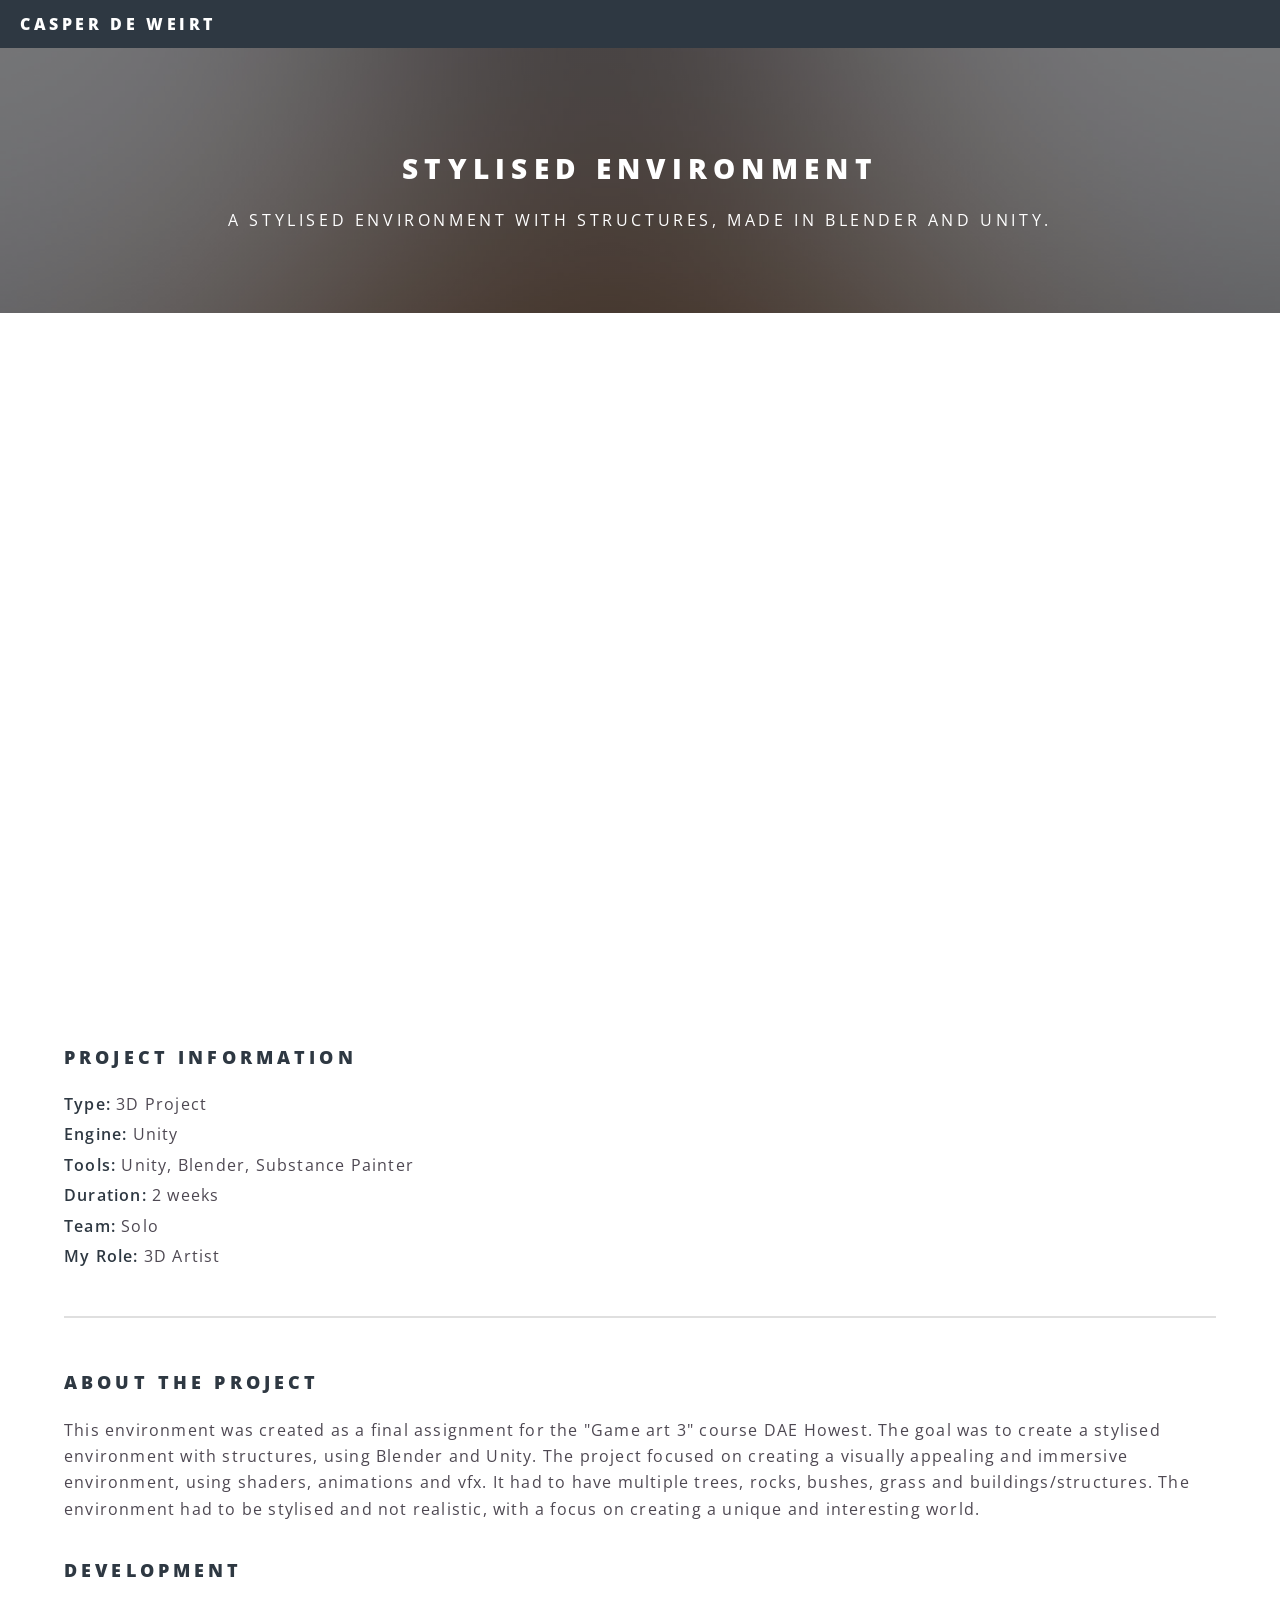
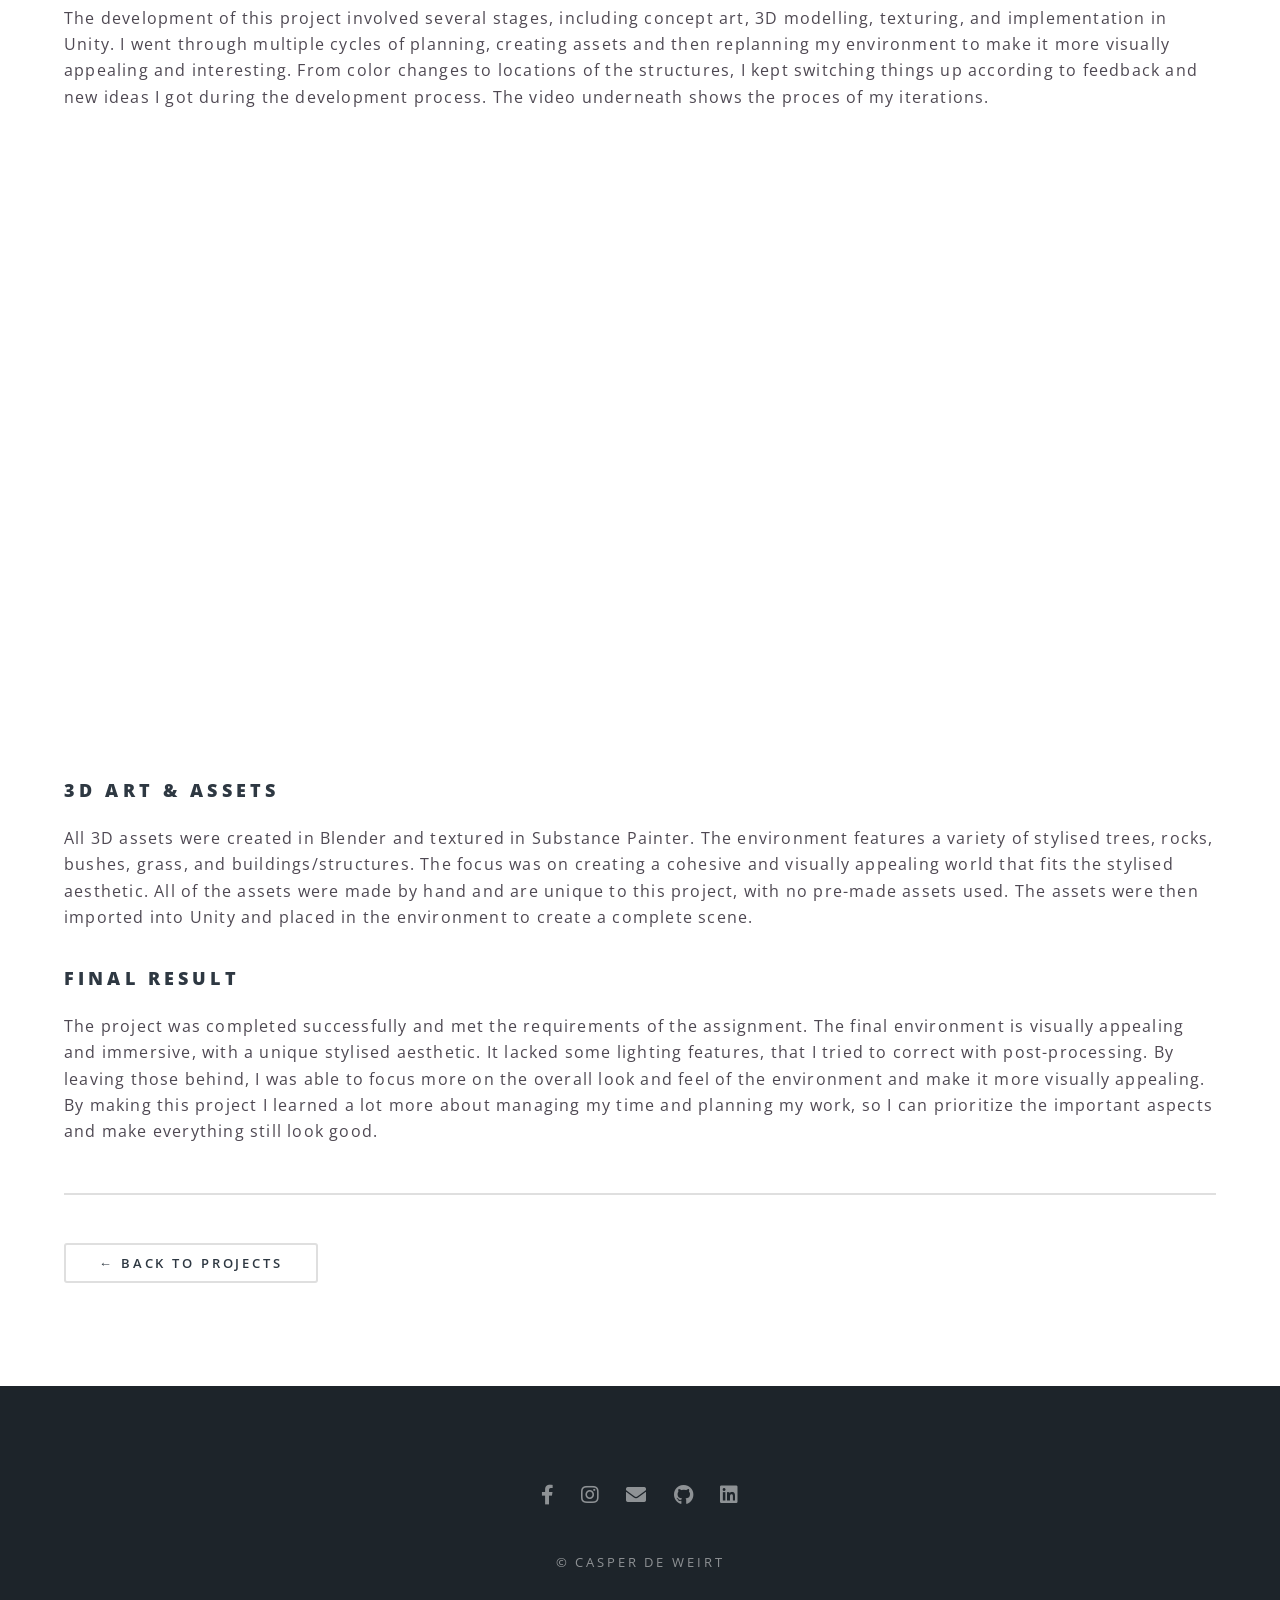
<file: Projects/Environment.html>
﻿<!DOCTYPE HTML>
<html>
<head>
    <title>Stylised Environment - Casper De Weirt</title>

    <meta charset="utf-8" />
    <meta name="viewport" content="width=device-width, initial-scale=1, user-scalable=no" />

    <link rel="stylesheet" href="../assets/css/main.css" />

    <noscript>
        <link rel="stylesheet" href="../assets/css/noscript.css" />
    </noscript>
</head>

<body class="is-preload">

    <div id="page-wrapper">

        <!-- =========================
         HEADER
         ========================= -->

        <header id="header">

            <h1>
                <a href="../Home.html">Casper De Weirt</a>
            </h1>

            

        </header>


        <!-- =========================
         MAIN PROJECT
         ========================= -->

        <article id="main">


            <!-- PROJECT HEADER -->

            <header>

                <h2>Stylised environment</h2>

                <p>
                    A stylised environment with structures, made in Blender and Unity.
                </p>

            </header>


            <!-- =========================
             PROJECT CONTENT
             ========================= -->

            <section class="wrapper style5">

                <div class="inner">


                    <!-- HERO IMAGE -->

                    <iframe class="image fit"
                            src="https://www.youtube-nocookie.com/embed/c5DNBafZpOg"
                            title="Stylised Environment"
                            frameborder="0"
                            allow="accelerometer; autoplay; clipboard-write; encrypted-media; gyroscope; picture-in-picture; web-share"
                            allowfullscreen>
                    </iframe>


                    <!-- PROJECT INFORMATION -->

                    <div class="project-info">

                        <h3>Project Information</h3>

                        <p>
                            <strong>Type:</strong>
                            3D Project
                        </p>

                        <p>
                            <strong>Engine:</strong>
                            Unity
                        </p>

                        <p>
                            <strong>Tools:</strong>
                            Unity, Blender, Substance Painter
                        </p>

                        <p>
                            <strong>Duration:</strong>
                            2 weeks
                        </p>

                        <p>
                            <strong>Team:</strong>
                            Solo
                        </p>

                        <p>
                            <strong>My Role:</strong>
                            3D Artist
                        </p>

                    </div>


                    <hr />


                    <!-- =========================
     ABOUT THE PROJECT
     ========================= -->

                    <h3>About the Project</h3>

                    <p>
                        This environment was created as a final assignment for the "Game art 3" course DAE Howest. The goal was to create a stylised environment with structures, using Blender and Unity.
                        The project focused on creating a visually appealing and immersive environment, using shaders, animations and vfx. It had to have multiple trees, rocks, bushes, grass and buildings/structures.
                        The environment had to be stylised and not realistic, with a focus on creating a unique and interesting world.
                    </p>



                    <!-- =========================
     MY ROLE
     ========================= -->
                    <!--<h3>My Role</h3>

    <p>
        Explain what you personally worked on.

        For example, you could talk about programming,
        level design, modelling, animation, UI,
        game design, or anything else you contributed.
    </p>

    <ul>
        <li>Gameplay programming</li>
        <li>Level design</li>
        <li>3D modelling</li>
        <li>Game design</li>
    </ul>-->
                    <!-- =========================
     DEVELOPMENT
     ========================= -->

                    <h3>Development</h3>

                    <p>
                        The development of this project involved several stages, including concept art, 3D modelling, texturing, and implementation in Unity.
                        I went through multiple cycles of planning, creating assets and then replanning my environment to make it more visually appealing and interesting.
                        From color changes to locations of the structures, I kept switching things up according to feedback and  new ideas I got during the development process.
                        The video underneath shows the proces of my iterations.
                    </p>


                    <!-- DEVELOPMENT IMAGE -->

                    <iframe class="image fit"
                            src="https://www.youtube-nocookie.com/embed/1da4bW4fs7k"
                            title="Stylised Environment"
                            frameborder="0"
                            allow="accelerometer; autoplay; clipboard-write; encrypted-media; gyroscope; picture-in-picture; web-share"
                            allowfullscreen>
                    </iframe>


                    <!-- =========================
     GAMEPLAY
     ========================= -->
                    <!--<h3>Gameplay</h3>

    <p>
        Explain the main gameplay mechanics here.

        What does the player do?
        What systems did you create?
        What makes the gameplay interesting?
    </p>-->
                    <!-- GAMEPLAY SCREENSHOTS -->
                    <!--<div class="box alt">

        <div class="row gtr-50 gtr-uniform">

            <div class="col-6">
                <span class="image fit">
                    <img src="../images/gameplay1.jpg"
                         alt="Gameplay screenshot" />
                </span>
            </div>

            <div class="col-6">
                <span class="image fit">
                    <img src="../images/gameplay2.jpg"
                         alt="Gameplay screenshot" />
                </span>
            </div>

        </div>

    </div>-->
                    <!-- =========================
     3D ART
     ========================= -->

                    <h3>3D Art & Assets</h3>

                    <p>
                        All 3D assets were created in Blender and textured in Substance Painter. The environment features a variety of stylised trees, rocks, bushes, grass, and buildings/structures.
                        The focus was on creating a cohesive and visually appealing world that fits the stylised aesthetic. All of the assets were made by hand and are unique to this project, with no pre-made assets used.
                        The assets were then imported into Unity and placed in the environment to create a complete scene.
                    </p>


                    <!-- =========================
     PROBLEM SOLVING
     ========================= -->
                    <!--<h3>Challenges</h3>

    <p>
        Describe some of the biggest problems you
        encountered during development and how you
        solved them.
    </p>

    <p>
        This is a great place to show how you think
        as a developer rather than just showing the
        finished result.
    </p>-->
                    <!-- =========================
     WHAT I LEARNED
     ========================= -->
                    <!--<h3>What I Learned</h3>

    <p>
        Explain what you learned from this project.

        This could include technical skills,
        teamwork, game design, problem solving,
        project management or anything else.
    </p>-->
                    <!-- =========================
     FINAL RESULT
     ========================= -->

                    <h3>Final Result</h3>

                    <p>
                        The project was completed successfully and met the requirements of the assignment. The final environment is visually appealing and immersive, with a unique stylised aesthetic.
                        It lacked some lighting features, that I tried to correct with post-processing. By leaving those behind, I was able to focus more on the overall look and feel of the environment and make it more visually appealing.
                        By making this project I learned a lot more about managing my time and planning my work, so I can prioritize the important aspects and make everything still look good.
                    </p>


                    <!-- =========================
     LINKS
     ========================= -->
                    <!--<ul class="actions">

        <li>
            <a href="#" class="button primary">
                Go to Project
            </a>
        </li>

        <li>
            <a href="#" class="button">
                GitHub
            </a>
        </li>

    </ul>-->


                    <hr />


                    <!-- BACK TO PROJECTS -->

                    <ul class="actions">

                        <li>
                            <a href="../projects.html" class="button">
                                ← Back to Projects
                            </a>
                        </li>

                    </ul>


                </div>

            </section>

        </article>


        <!-- =========================
         FOOTER
         ========================= -->
        <!-- Footer -->
        <footer id="footer">
            <ul class="icons">
                <li><a href="https://www.facebook.com/profile.php?id=100070098186497" class="icon brands fa-facebook-f"><span class="label">Facebook</span></a></li>
                <li><a href="https://www.instagram.com/casperdeweirt/" class="icon brands fa-instagram"><span class="label">Instagram</span></a></li>
                <li><a href="mailto:casper.de.weirt@gmail.com" class="icon solid fa-envelope"><span class="label">Email</span></a></li>
                <li><a href="https://github.com/CasperDeWeirt" class="icon brands fa-github" target="_blank"><span class="label">GitHub</span></a></li>
                <li>
                    <a href="https://www.linkedin.com/in/casper-de-weirt-03b57b2b7"
                       class="icon brands fa-linkedin"
                       target="_blank"
                       rel="noopener noreferrer">
                        <span class="label">LinkedIn</span>
                    </a>
                </li>
            </ul>
            <ul class="copyright">
                <li>&copy; Casper De Weirt</li>

            </ul>
        </footer>

    </div>


    <!-- Scripts -->

    <script src="../assets/js/jquery.min.js"></script>
    <script src="../assets/js/jquery.scrollex.min.js"></script>
    <script src="../assets/js/jquery.scrolly.min.js"></script>
    <script src="../assets/js/browser.min.js"></script>
    <script src="../assets/js/breakpoints.min.js"></script>
    <script src="../assets/js/util.js"></script>
    <script src="../assets/js/main.js"></script>

</body>
</html>
</file>
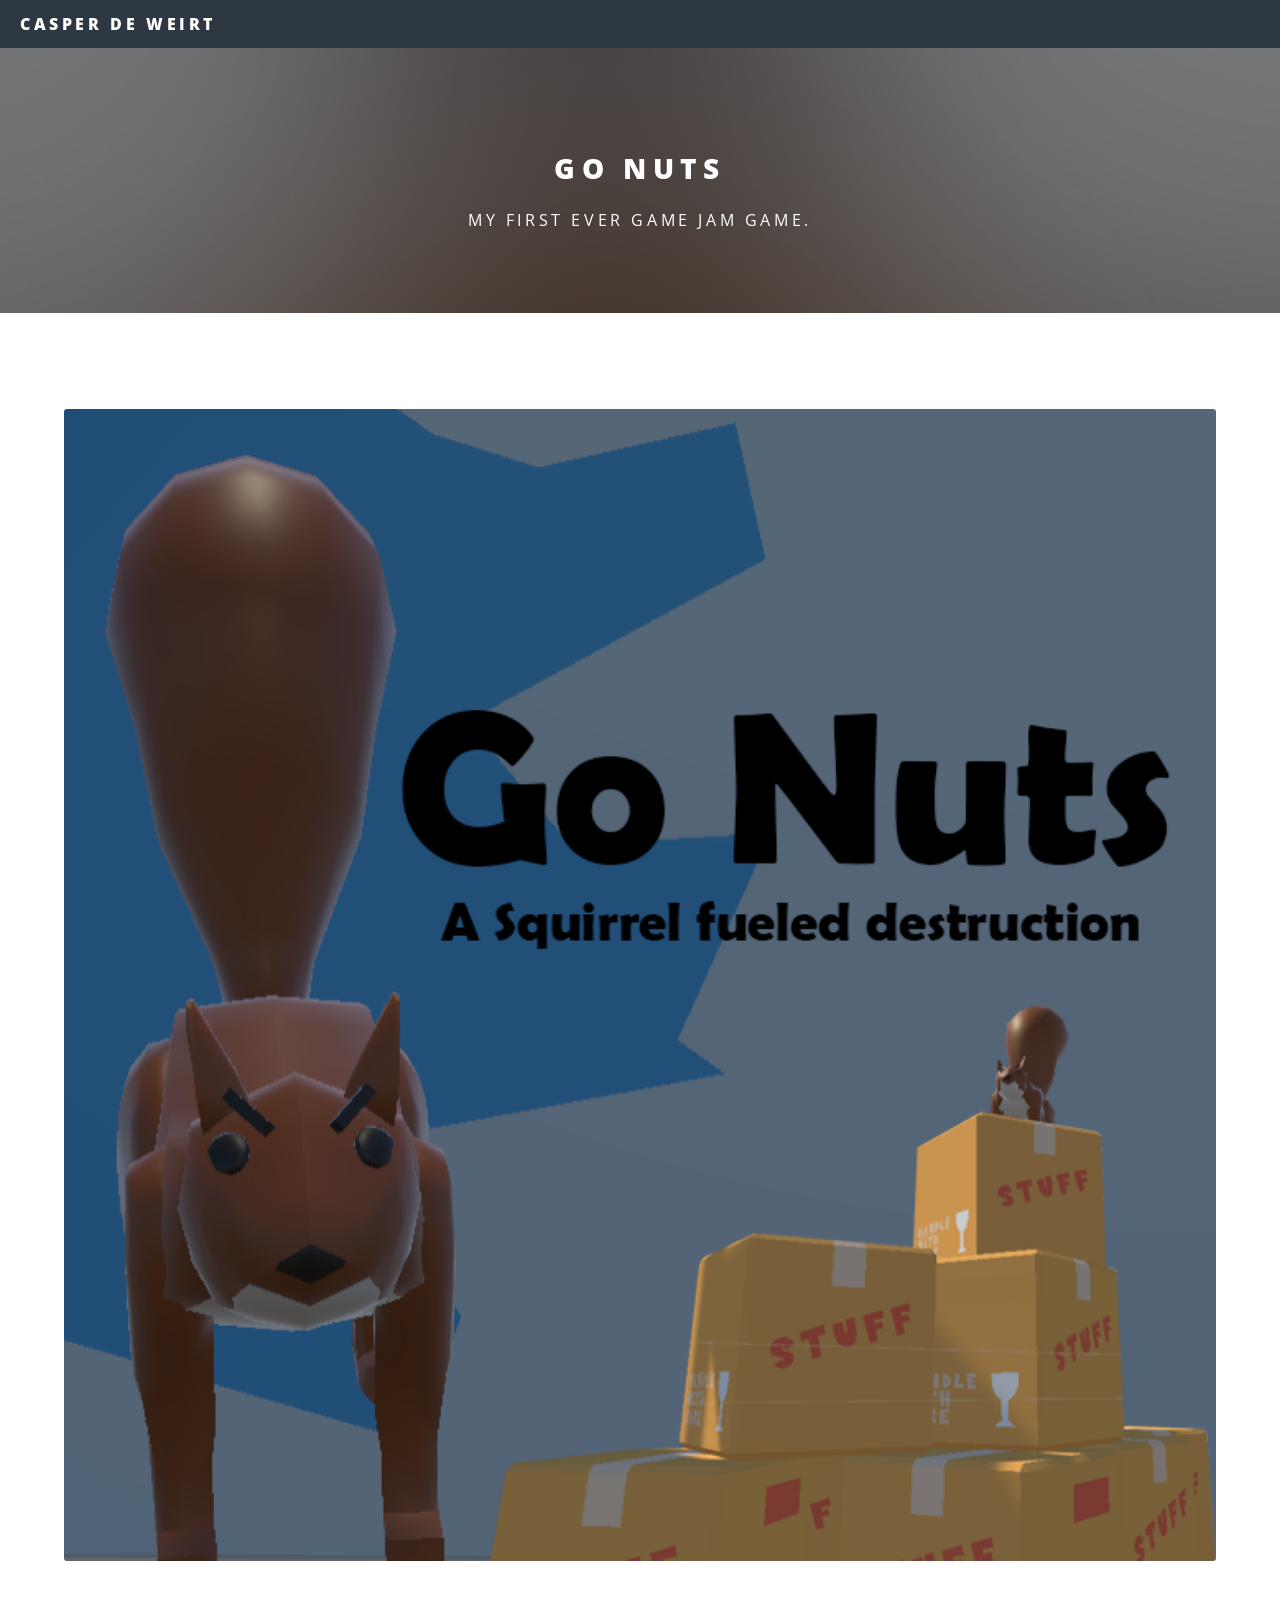
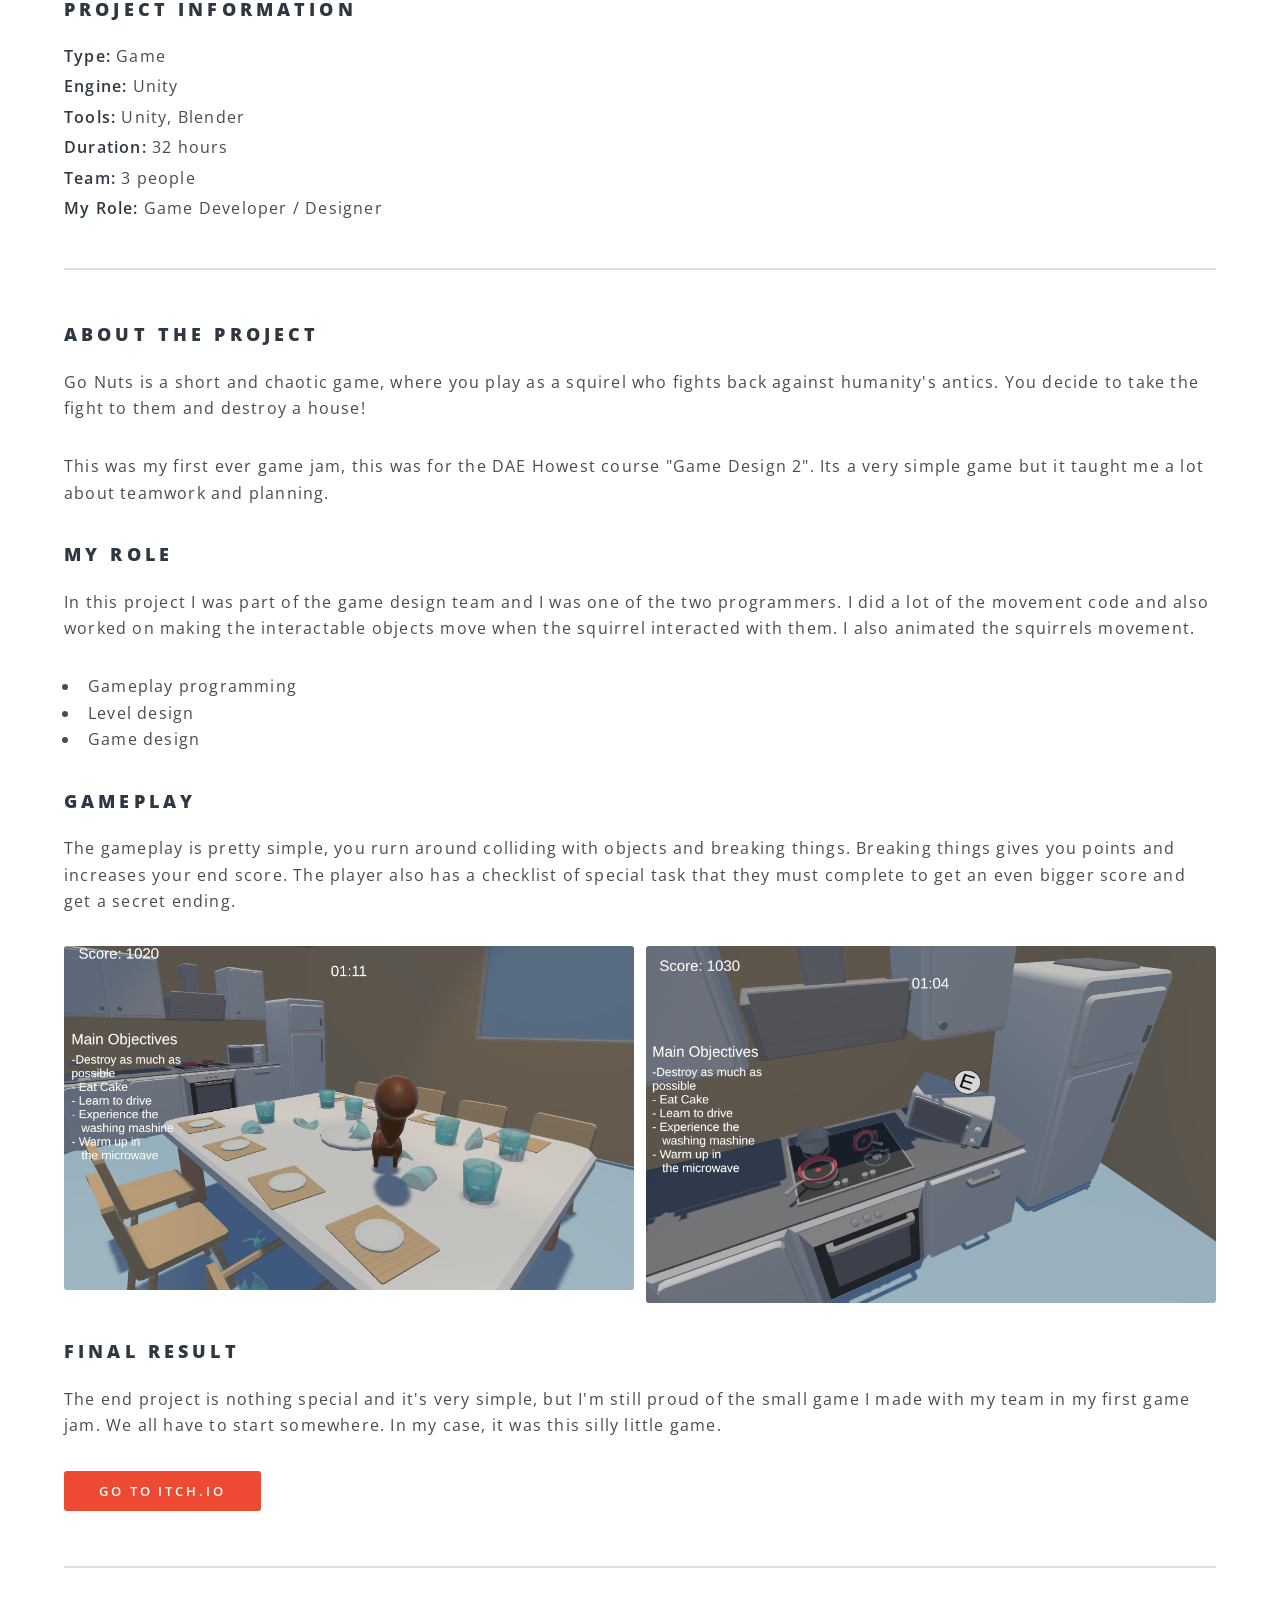
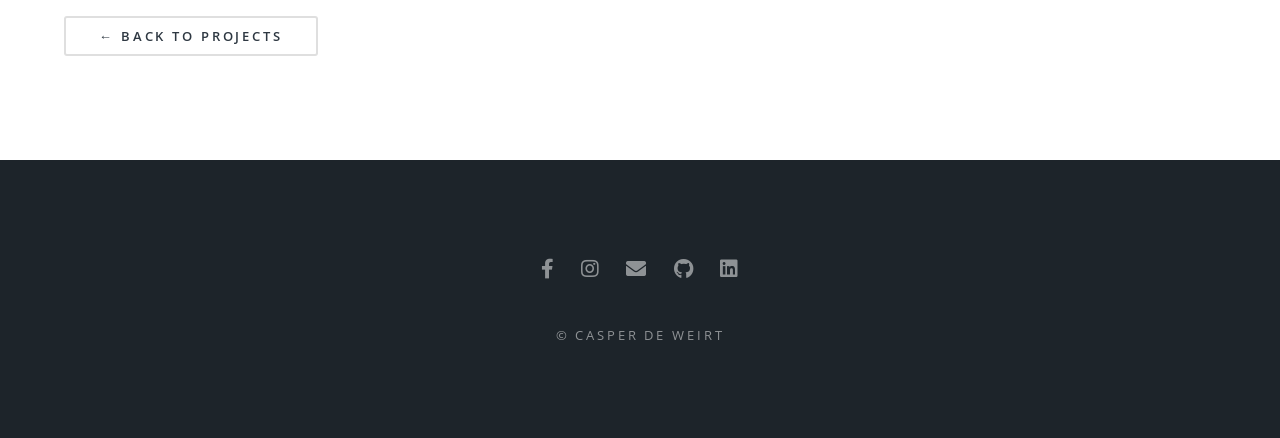
<file: Projects/GoNuts.html>
﻿<!DOCTYPE HTML>
<html>
<head>
    <title>Go Nuts - Casper De Weirt</title>

    <meta charset="utf-8" />
    <meta name="viewport" content="width=device-width, initial-scale=1, user-scalable=no" />

    <link rel="stylesheet" href="../assets/css/main.css" />

    <noscript>
        <link rel="stylesheet" href="../assets/css/noscript.css" />
    </noscript>
</head>

<body class="is-preload">

    <div id="page-wrapper">

        <!-- =========================
         HEADER
         ========================= -->

        <header id="header">

            <h1>
                <a href="../Home.html">Casper De Weirt</a>
            </h1>

            

        </header>


        <!-- =========================
         MAIN PROJECT
         ========================= -->

        <article id="main">


            <!-- PROJECT HEADER -->

            <header>

                <h2>Go Nuts</h2>

                <p>
                    My first ever game jam game.
                </p>

            </header>


            <!-- =========================
             PROJECT CONTENT
             ========================= -->

            <section class="wrapper style5">

                <div class="inner">


                    <!-- HERO IMAGE -->

                    <span class="image fit">
                        <img src="../images/proj/GoNuts/MainPic.png"
                             alt="Project screenshot" />
                    </span>


                    <!-- PROJECT INFORMATION -->

                    <div class="project-info">

                        <h3>Project Information</h3>

                        <p>
                            <strong>Type:</strong>
                            Game 
                        </p>

                        <p>
                            <strong>Engine:</strong>
                            Unity
                        </p>

                        <p>
                            <strong>Tools:</strong>
                            Unity, Blender
                        </p>

                        <p>
                            <strong>Duration:</strong>
                            32 hours
                        </p>

                        <p>
                            <strong>Team:</strong>
                            3 people
                        </p>

                        <p>
                            <strong>My Role:</strong>
                            Game Developer / Designer
                        </p>

                    </div>


                    <hr />


                    <!-- =========================
                     ABOUT THE PROJECT
                     ========================= -->

                    <h3>About the Project</h3>

                    <p>
                        Go Nuts is a short and chaotic game, where you play as a squirel who fights back against humanity's antics. You decide to take the fight to them and destroy a house!
                    </p>

                    <p>
                        This was my first ever game jam, this was for the DAE Howest course "Game Design 2". Its a very simple game but it taught me a lot about teamwork and planning.
                    </p>


                    <!-- =========================
                     MY ROLE
                     ========================= -->

                    <h3>My Role</h3>

                    <p>
                        In this project I was part of the game design team and I was one of the two programmers. I did a lot of the movement code and also worked on making the interactable objects move when the squirrel interacted with them.
                        I also animated the squirrels movement.
                    </p>

                    <ul>
                        <li>Gameplay programming</li>
                        <li>Level design</li>
                        <li>Game design</li>
                    </ul>


                    <!-- =========================
                     DEVELOPMENT
                     ========================= -->

                    <!--<h3>Development</h3>

                    <p>
                        Explain how you developed the project.

                        Talk about the process, tools you used,
                        problems you encountered and how you solved them.
                    </p>-->


                    <!-- DEVELOPMENT IMAGE -->

                    <!--<span class="image fit">
                        <img src="../images/development.jpg"
                             alt="Development screenshot" />
                    </span>-->


                    <!-- =========================
                     GAMEPLAY
                     ========================= -->

                    <h3>Gameplay</h3>

                    <p>
                        The gameplay is pretty simple, you rurn around colliding with objects and breaking things. Breaking things gives you points and increases your end score. 
                        The player also has a checklist of special task that they must complete to get an even bigger score and get a secret ending.
                    </p>


                    <!-- GAMEPLAY SCREENSHOTS -->

                    <div class="box alt">

                        <div class="row gtr-50 gtr-uniform">

                            <div class="col-6">
                                <span class="image fit">
                                    <img src="../images/proj/GoNuts/DevPic.png"
                                         alt="Gameplay screenshot" />
                                </span>
                            </div>

                            <div class="col-6">
                                <span class="image fit">
                                    <img src="../images/proj/GoNuts/DevPic2.png"
                                         alt="Gameplay screenshot" />
                                </span>
                            </div>

                        </div>

                    </div>


                    <!-- =========================
                     3D ART
                     ========================= -->

                    <!--<h3>3D Art & Assets</h3>

                    <p>
                        If this project contains 3D models, explain
                        what you created and how you created them.

                        You can talk about modelling, sculpting,
                        texturing, UVs, materials, rigging, etc.
                    </p>


                    <span class="image fit">
                        <img src="../images/model.jpg"
                             alt="3D model" />
                    </span>-->


                    <!-- =========================
                     PROBLEM SOLVING
                     ========================= -->

                    <!--<h3>Challenges</h3>

                    <p>
                        Describe some of the biggest problems you
                        encountered during development and how you
                        solved them.
                    </p>

                    <p>
                        This is a great place to show how you think
                        as a developer rather than just showing the
                        finished result.
                    </p>-->


                    <!-- =========================
                     WHAT I LEARNED
                     ========================= -->

                    <!--<h3>What I Learned</h3>

                    <p>
                        Explain what you learned from this project.

                        This could include technical skills,
                        teamwork, game design, problem solving,
                        project management or anything else.
                    </p>-->


                    <!-- =========================
                     FINAL RESULT
                     ========================= -->

                    <h3>Final Result</h3>

                    <p>
                        The end project is nothing special and it's very simple, but I'm still proud of the small game I made with my team in my first game jam. We all have to start somewhere.
                        In my case, it was this silly little game.
                    </p>


                    <!-- =========================
                     LINKS
                     ========================= -->

                    <ul class="actions">

                        <li>
                            <a href="https://casperdeweirt.itch.io/go-nuts" class="button primary">
                                Go to Itch.io
                            </a>
                        </li>

                        <!--<li>
                            <a href="#" class="button">
                                GitHub
                            </a>
                        </li>-->

                    </ul>


                    <hr />


                    <!-- BACK TO PROJECTS -->

                    <ul class="actions">

                        <li>
                            <a href="../projects.html" class="button">
                                ← Back to Projects
                            </a>
                        </li>

                    </ul>


                </div>

            </section>

        </article>


        <!-- =========================
         FOOTER
         ========================= -->
        <!-- Footer -->
        <footer id="footer">
            <ul class="icons">
                <li><a href="https://www.facebook.com/profile.php?id=100070098186497" class="icon brands fa-facebook-f"><span class="label">Facebook</span></a></li>
                <li><a href="https://www.instagram.com/casperdeweirt/" class="icon brands fa-instagram"><span class="label">Instagram</span></a></li>
                <li><a href="mailto:casper.de.weirt@gmail.com" class="icon solid fa-envelope"><span class="label">Email</span></a></li>
                <li><a href="https://github.com/CasperDeWeirt" class="icon brands fa-github" target="_blank"><span class="label">GitHub</span></a></li>
                <li>
                    <a href="https://www.linkedin.com/in/casper-de-weirt-03b57b2b7"
                       class="icon brands fa-linkedin"
                       target="_blank"
                       rel="noopener noreferrer">
                        <span class="label">LinkedIn</span>
                    </a>
                </li>
            </ul>
            <ul class="copyright">
                <li>&copy; Casper De Weirt</li>

            </ul>
        </footer>

    </div>


    <!-- Scripts -->

    <script src="../assets/js/jquery.min.js"></script>
    <script src="../assets/js/jquery.scrollex.min.js"></script>
    <script src="../assets/js/jquery.scrolly.min.js"></script>
    <script src="../assets/js/browser.min.js"></script>
    <script src="../assets/js/breakpoints.min.js"></script>
    <script src="../assets/js/util.js"></script>
    <script src="../assets/js/main.js"></script>

</body>
</html>
</file>
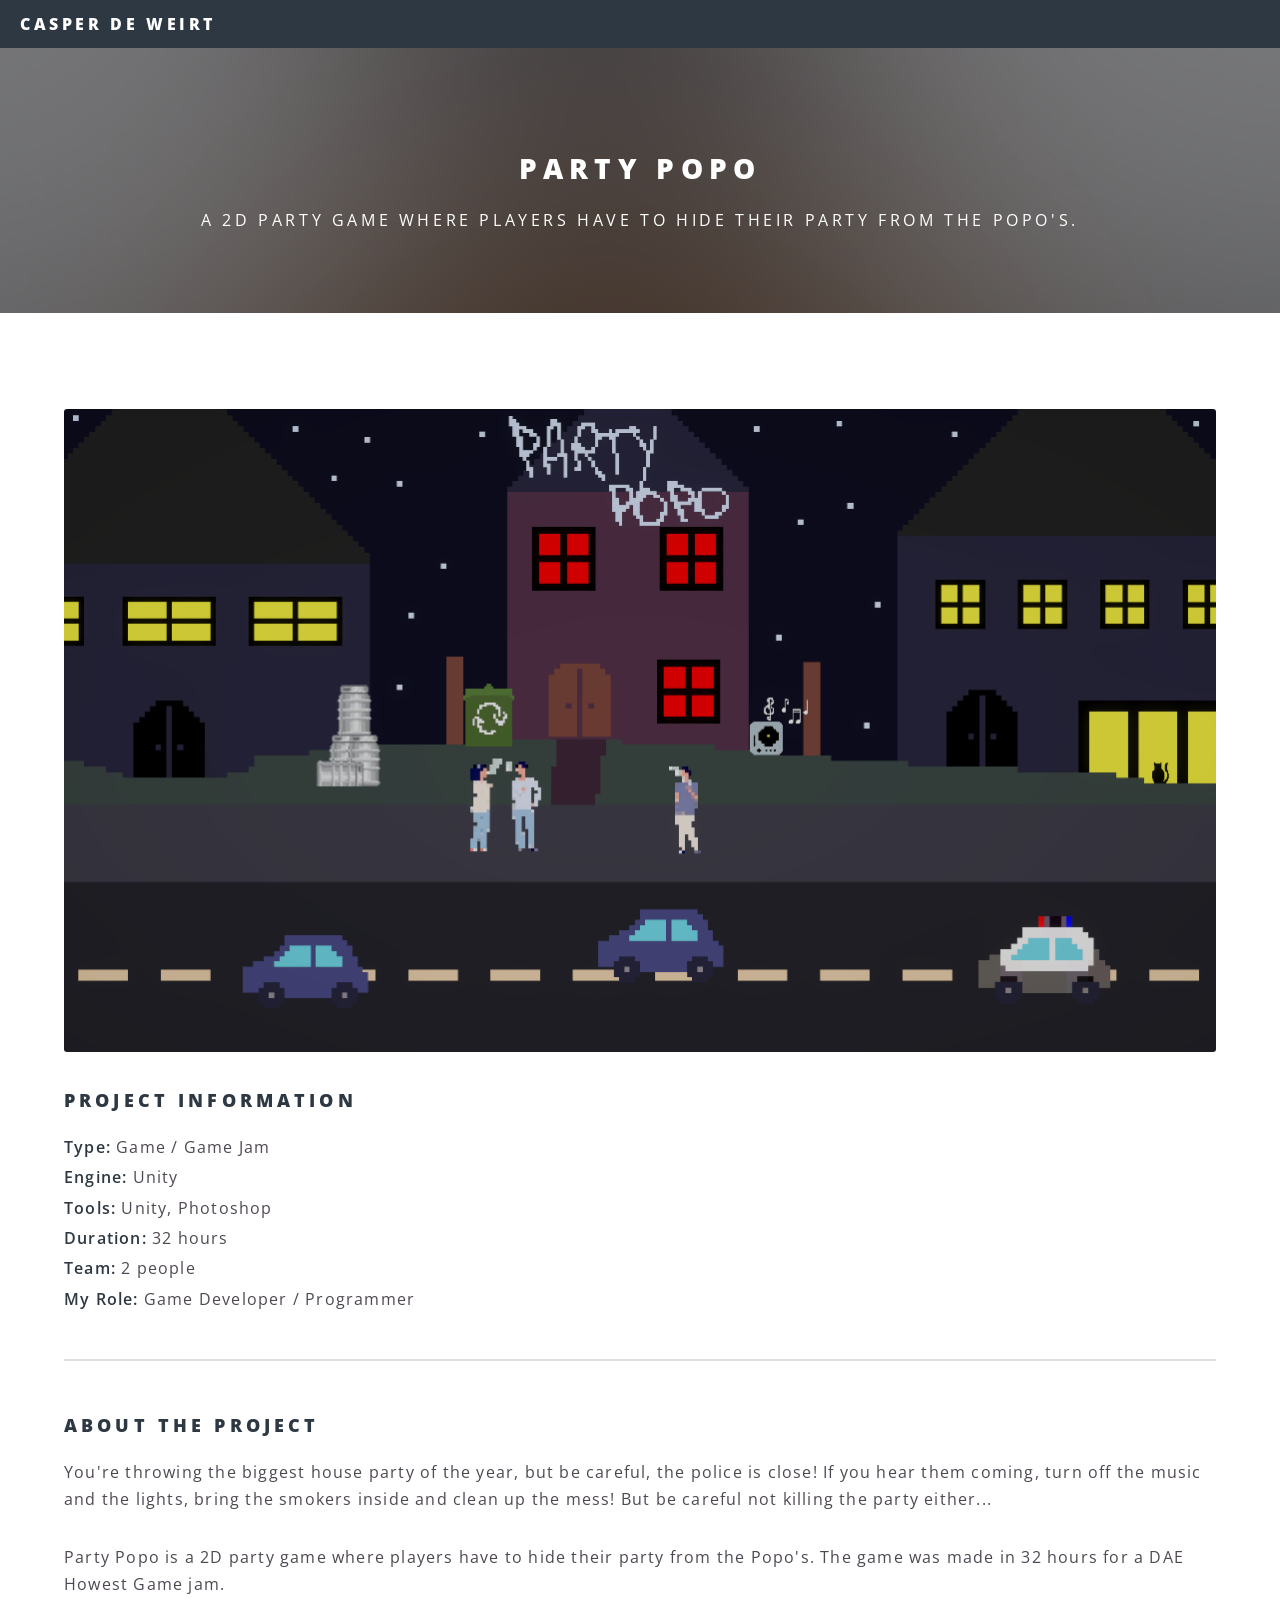
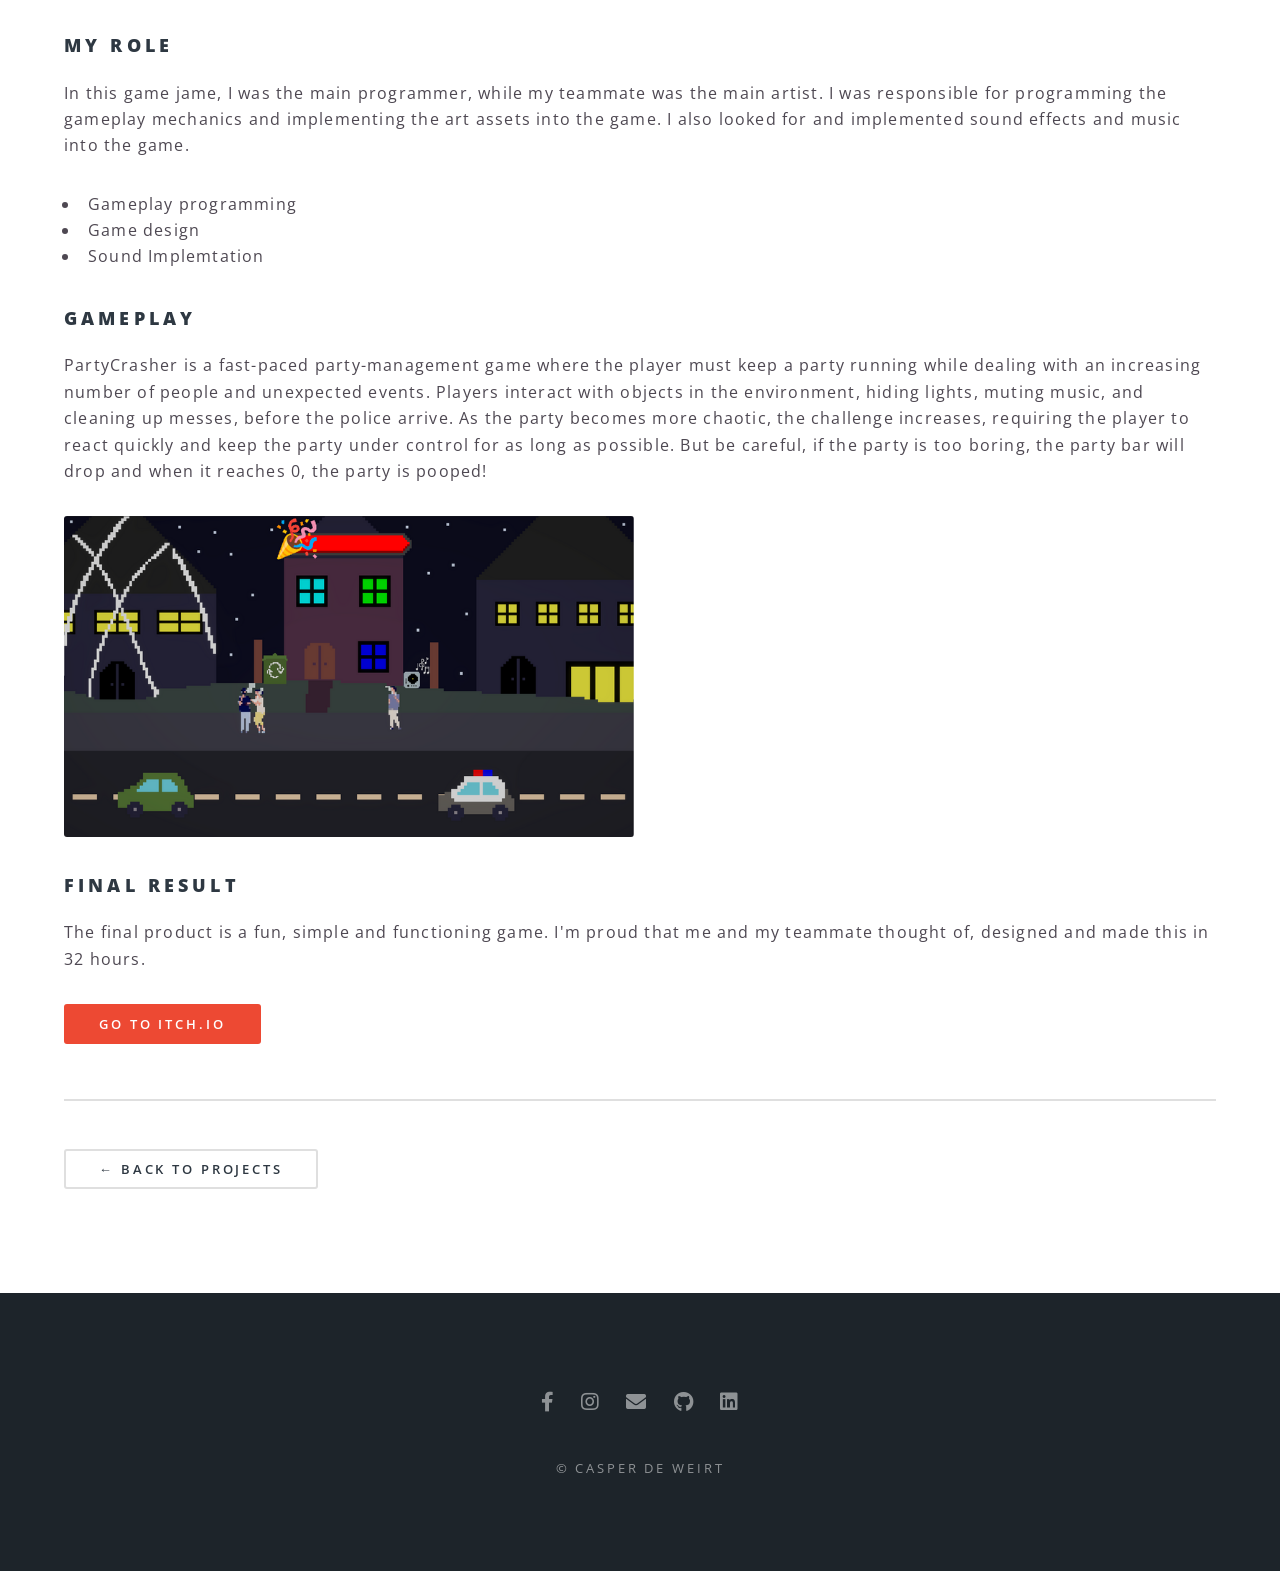
<file: Projects/PartyPopo.html>
﻿<!DOCTYPE HTML>
<html>
<head>
    <title>Party Popo - Casper De Weirt</title>

    <meta charset="utf-8" />
    <meta name="viewport" content="width=device-width, initial-scale=1, user-scalable=no" />

    <link rel="stylesheet" href="../assets/css/main.css" />

    <noscript>
        <link rel="stylesheet" href="../assets/css/noscript.css" />
    </noscript>
</head>

<body class="is-preload">

    <div id="page-wrapper">

        <!-- =========================
         HEADER
         ========================= -->

        <header id="header">

            <h1>
                <a href="../Home.html">Casper De Weirt</a>
            </h1>

            

        </header>


        <!-- =========================
         MAIN PROJECT
         ========================= -->

        <article id="main">


            <!-- PROJECT HEADER -->

            <header>

                <h2>Party Popo</h2>

                <p>
                    A 2D party game where players have to hide their party from the Popo's.
                </p>

            </header>


            <!-- =========================
             PROJECT CONTENT
             ========================= -->

            <section class="wrapper style5">

                <div class="inner">


                    <!-- HERO IMAGE -->

                    <span class="image fit">
                        <img src="../images/proj/PartyPopo/MainPic.png"
                             alt="Project screenshot" />
                    </span>


                    <!-- PROJECT INFORMATION -->

                    <div class="project-info">

                        <h3>Project Information</h3>

                        <p>
                            <strong>Type:</strong>
                            Game / Game Jam
                        </p>

                        <p>
                            <strong>Engine:</strong>
                            Unity
                        </p>

                        <p>
                            <strong>Tools:</strong>
                            Unity, Photoshop
                        </p>

                        <p>
                            <strong>Duration:</strong>
                            32 hours
                        </p>

                        <p>
                            <strong>Team:</strong>
                            2 people
                        </p>

                        <p>
                            <strong>My Role:</strong>
                            Game Developer / Programmer
                        </p>

                    </div>


                    <hr />


                    <!-- =========================
                     ABOUT THE PROJECT
                     ========================= -->

                    <h3>About the Project</h3>

                    <p>
                        You're throwing the biggest house party of the year, but be careful, the police is close!

                        If you hear them coming, turn off the music and the lights, bring the smokers inside and clean up the mess! But be careful not killing the party either...                        
                    </p>

                    <p>
                        Party Popo is a 2D party game where players have to hide their party from the Popo's. The game was made in 32 hours for a DAE Howest Game jam.
                    </p>


                    <!-- =========================
                     MY ROLE
                     ========================= -->

                    <h3>My Role</h3>

                    <p>
                        In this game jame, I was the main programmer, while my teammate was the main artist. I was responsible for programming the gameplay mechanics and implementing the art assets into the game.
                        I also looked for and implemented sound effects and music into the game. 
                    </p>

                    <ul>
                        <li>Gameplay programming</li>
                        <li>Game design</li>
                        <li>Sound Implemtation</li>
                    </ul>


                    <!-- =========================
                     DEVELOPMENT
                     ========================= -->

                    <!--<h3>Development</h3>

                    <p>
                        Explain how you developed the project.

                        Talk about the process, tools you used,
                        problems you encountered and how you solved them.
                    </p>-->


                    <!-- DEVELOPMENT IMAGE -->

                    <!--<span class="image fit">
                        <img src="../images/development.jpg"
                             alt="Development screenshot" />
                    </span>-->


                    <!-- =========================
                     GAMEPLAY
                     ========================= -->

                    <h3>Gameplay</h3>

                    <p>
                        PartyCrasher is a fast-paced party-management game where the player must keep a party running while dealing with an increasing number of people and unexpected events.
                        Players interact with objects in the environment, hiding lights, muting music, and cleaning up messes, before the police arrive.
                        As the party becomes more chaotic, the challenge increases, requiring the player to react quickly and keep the party under control for as long as possible.
                        But be careful, if the party is too boring, the party bar will drop and when it reaches 0, the party is pooped!
                    </p>


                    <!-- GAMEPLAY SCREENSHOTS -->

                    <div class="box alt">

                        <div class="row gtr-50 gtr-uniform">

                            <div class="col-6">
                                <span class="image fit">
                                    <img src="../images/proj/PartyPopo/DevPic.png"
                                         alt="Gameplay screenshot" />
                                </span>
                            </div>

                            <!--<div class="col-6">
                                <span class="image fit">
                                    <img src="../images/gameplay2.jpg"
                                         alt="Gameplay screenshot" />
                                </span>
                            </div>-->

                        </div>

                    </div>


                    <!-- =========================
                     3D ART
                     ========================= -->

                    <!--<h3>3D Art & Assets</h3>

                    <p>
                        If this project contains 3D models, explain
                        what you created and how you created them.

                        You can talk about modelling, sculpting,
                        texturing, UVs, materials, rigging, etc.
                    </p>


                    <span class="image fit">
                        <img src="../images/model.jpg"
                             alt="3D model" />
                    </span>-->


                    <!-- =========================
                     PROBLEM SOLVING
                     ========================= -->

                    <!--<h3>Challenges</h3>

                    <p>
                        Describe some of the biggest problems you
                        encountered during development and how you
                        solved them.
                    </p>

                    <p>
                        This is a great place to show how you think
                        as a developer rather than just showing the
                        finished result.
                    </p>-->


                    <!-- =========================
                     WHAT I LEARNED
                     ========================= -->

                    <!--<h3>What I Learned</h3>

                    <p>
                        Explain what you learned from this project.

                        This could include technical skills,
                        teamwork, game design, problem solving,
                        project management or anything else.
                    </p>-->


                    <!-- =========================
                     FINAL RESULT
                     ========================= -->

                    <h3>Final Result</h3>

                    <p>
                        The final product is a fun, simple and functioning game. I'm proud that me and my teammate thought of, designed and made this in 32 hours.
                    </p>


                    <!-- =========================
                     LINKS
                     ========================= -->

                    <ul class="actions">

                        <li>
                            <a href="https://matteozoda.itch.io/party-popo" class="button primary">
                                Go to itch.io
                            </a>
                        </li>

                       

                    </ul>


                    <hr />


                    <!-- BACK TO PROJECTS -->

                    <ul class="actions">

                        <li>
                            <a href="../projects.html" class="button">
                                ← Back to Projects
                            </a>
                        </li>

                    </ul>


                </div>

            </section>

        </article>


        <!-- =========================
         FOOTER
         ========================= -->
        <!-- Footer -->
        <footer id="footer">
            <ul class="icons">
                <li><a href="https://www.facebook.com/profile.php?id=100070098186497" class="icon brands fa-facebook-f"><span class="label">Facebook</span></a></li>
                <li><a href="https://www.instagram.com/casperdeweirt/" class="icon brands fa-instagram"><span class="label">Instagram</span></a></li>
                <li><a href="mailto:casper.de.weirt@gmail.com" class="icon solid fa-envelope"><span class="label">Email</span></a></li>
                <li><a href="https://github.com/CasperDeWeirt" class="icon brands fa-github" target="_blank"><span class="label">GitHub</span></a></li>
                <li>
                    <a href="https://www.linkedin.com/in/casper-de-weirt-03b57b2b7"
                       class="icon brands fa-linkedin"
                       target="_blank"
                       rel="noopener noreferrer">
                        <span class="label">LinkedIn</span>
                    </a>
                </li>
            </ul>
            <ul class="copyright">
                <li>&copy; Casper De Weirt</li>

            </ul>
        </footer>

    </div>


    <!-- Scripts -->

    <script src="../assets/js/jquery.min.js"></script>
    <script src="../assets/js/jquery.scrollex.min.js"></script>
    <script src="../assets/js/jquery.scrolly.min.js"></script>
    <script src="../assets/js/browser.min.js"></script>
    <script src="../assets/js/breakpoints.min.js"></script>
    <script src="../assets/js/util.js"></script>
    <script src="../assets/js/main.js"></script>

</body>
</html>
</file>
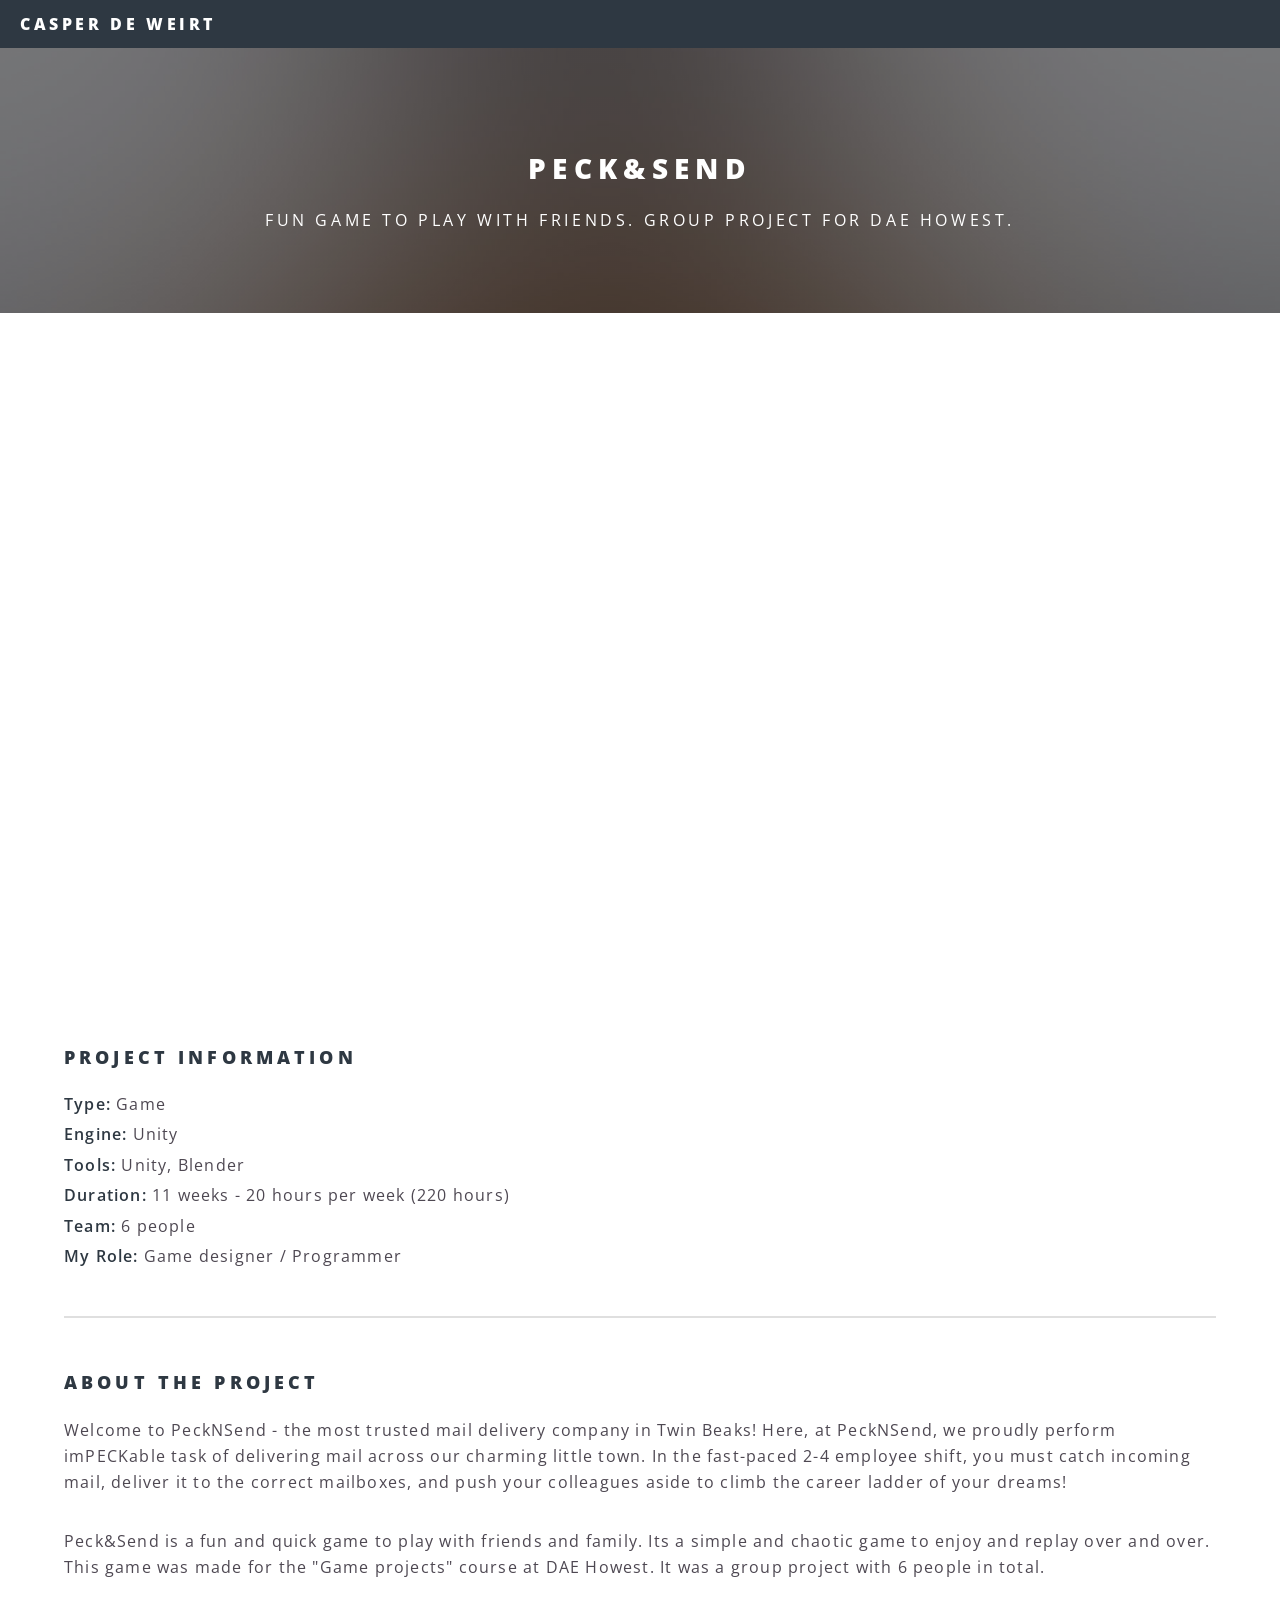
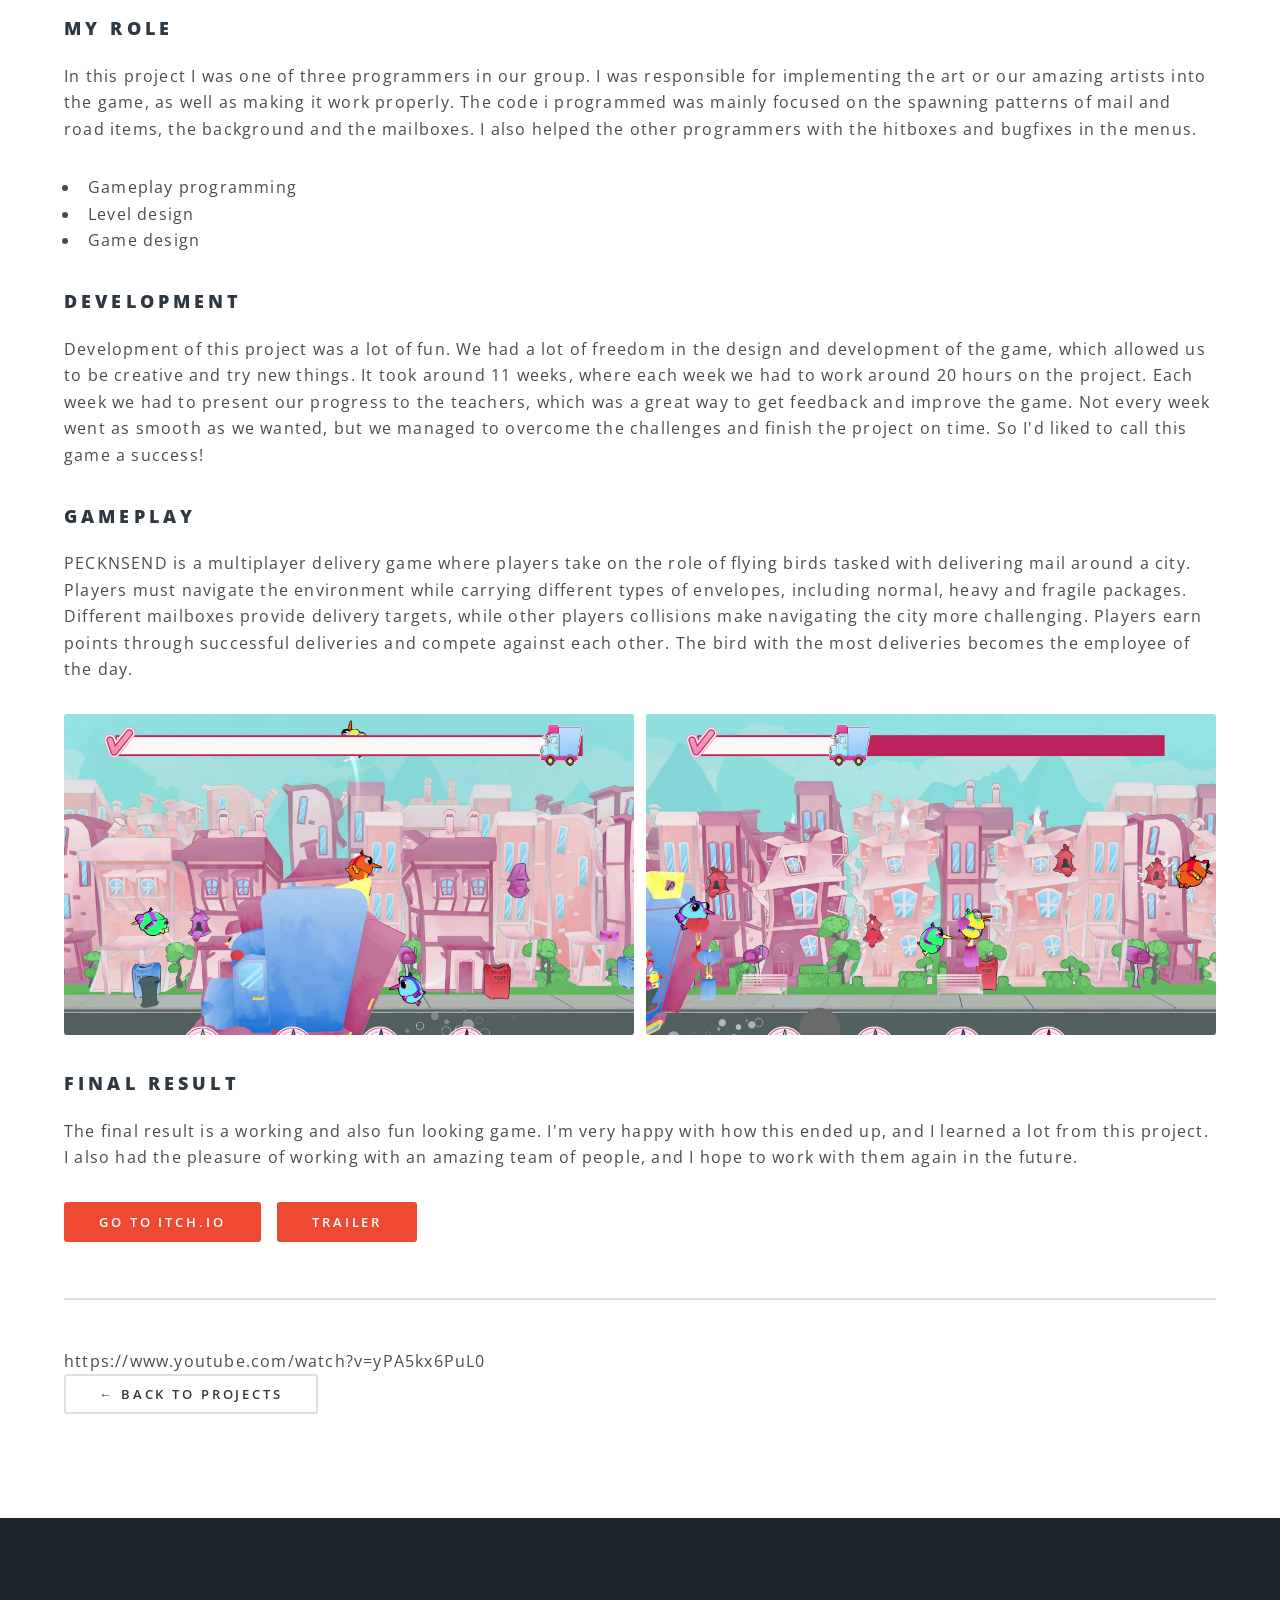
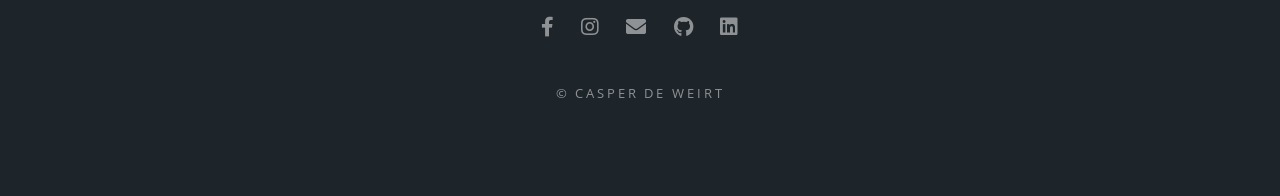
<file: Projects/Peck&Send.html>
﻿<!DOCTYPE HTML>
<html>
<head>
    <title>Peck&Send - Casper De Weirt</title>

    <meta charset="utf-8" />
    <meta name="viewport" content="width=device-width, initial-scale=1, user-scalable=no" />

    <link rel="stylesheet" href="../assets/css/main.css" />

    <noscript>
        <link rel="stylesheet" href="../assets/css/noscript.css" />
    </noscript>
</head>

<body class="is-preload">

    <div id="page-wrapper">

        <!-- =========================
         HEADER
         ========================= -->

        <header id="header">

            <h1>
                <a href="../Home.html">Casper De Weirt</a>
            </h1>

            

        </header>


        <!-- =========================
         MAIN PROJECT
         ========================= -->

        <article id="main">


            <!-- PROJECT HEADER -->

            <header>

                <h2>Peck&Send</h2>

                <p>
                    Fun game to play with friends.
                    Group project for DAE Howest.
                </p>

            </header>


            <!-- =========================
             PROJECT CONTENT
             ========================= -->

            <section class="wrapper style5">

                <div class="inner">


                    <!-- HERO IMAGE -->

                    <iframe class="image fit"
                            src="https://www.youtube-nocookie.com/embed/yPA5kx6PuL0"
                            title="Stylised Environment"
                            frameborder="0"
                            allow="accelerometer; autoplay; clipboard-write; encrypted-media; gyroscope; picture-in-picture; web-share"
                            allowfullscreen>
                    </iframe>


                    <!-- PROJECT INFORMATION -->

                    <div class="project-info">

                        <h3>Project Information</h3>

                        <p>
                            <strong>Type:</strong>
                            Game
                        </p>

                        <p>
                            <strong>Engine:</strong>
                            Unity
                        </p>

                        <p>
                            <strong>Tools:</strong>
                            Unity, Blender
                        </p>

                        <p>
                            <strong>Duration:</strong>
                            11 weeks - 20 hours per week (220 hours)
                        </p>

                        <p>
                            <strong>Team:</strong>
                            6 people
                        </p>

                        <p>
                            <strong>My Role:</strong>
                            Game designer / Programmer
                        </p>

                    </div>


                    <hr />


                    <!-- =========================
    ABOUT THE PROJECT
    ========================= -->

                    <h3>About the Project</h3>

                    <p>
                        Welcome to PeckNSend - the most trusted mail delivery company in Twin Beaks!

                        Here, at PeckNSend, we proudly perform imPECKable task of delivering mail across our charming little town.
                        In the fast-paced 2-4 employee shift, you must catch incoming mail, deliver it to the correct mailboxes, and push your colleagues aside to climb the career ladder of your dreams!
                    </p>

                    <p>
                        Peck&Send is a fun and quick game to play with friends and family. Its a simple and chaotic game to enjoy and replay over and over.
                        This game was made for the "Game projects" course at DAE Howest. It was a group project with 6 people in total.
                    </p>


                    <!-- =========================
    MY ROLE
    ========================= -->

                    <h3>My Role</h3>

                    <p>
                        In this project I was one of three programmers in our group. I was responsible for implementing the art or our amazing artists into the game, as well as making it work properly.
                        The code i programmed was mainly focused on the spawning patterns of mail and road items, the background and the mailboxes. I also helped the other programmers with the hitboxes and bugfixes in the menus.
                    </p>

                    <ul>
                        <li>Gameplay programming</li>
                        <li>Level design</li>
                        <li>Game design</li>
                    </ul>


                    <!-- =========================
    DEVELOPMENT
    ========================= -->

                    <h3>Development</h3>

                    <p>
                        Development of this project was a lot of fun. We had a lot of freedom in the design and development of the game, which allowed us to be creative and try new things.
                        It took around 11 weeks, where each week we had to work around 20 hours on the project.
                        Each week we had to present our progress to the teachers, which was a great way to get feedback and improve the game.
                        Not every week went as smooth as we wanted, but we managed to overcome the challenges and finish the project on time. So I'd liked to call this game a success!
                    </p>


                    <!-- DEVELOPMENT IMAGE -->

                    <!--<span class="image fit">
                        <img src="../images/development.jpg"
                             alt="Development screenshot" />
                    </span>-->


                    <!-- =========================
    GAMEPLAY
    ========================= -->

                    <h3>Gameplay</h3>

                    <p>
                        PECKNSEND is a multiplayer delivery game where players take on the role of flying birds tasked with delivering mail around a city.
                        Players must navigate the environment while carrying different types of envelopes, including normal, heavy and fragile packages.
                        Different mailboxes provide delivery targets, while other players collisions make navigating the city more challenging.
                        Players earn points through successful deliveries and compete against each other. The bird with the most deliveries becomes the employee of the day.
                    </p>


                    <!-- GAMEPLAY SCREENSHOTS -->

                    <div class="box alt">

                        <div class="row gtr-50 gtr-uniform">

                            <div class="col-6">
                                <span class="image fit">
                                    <img src="../images/proj/Peck&Send/DevPic2.jpg"
                                         alt="Gameplay screenshot" />
                                </span>
                            </div>

                            <div class="col-6">
                                <span class="image fit">
                                    <img src="../images/proj/Peck&Send/DevPic.jpg"
                                         alt="Gameplay screenshot" />
                                </span>
                            </div>

                        </div>

                    </div>


                    <!-- =========================
    3D ART
    ========================= -->
                    <!--<h3>3D Art & Assets</h3>

    <p>
        If this project contains 3D models, explain
        what you created and how you created them.

        You can talk about modelling, sculpting,
        texturing, UVs, materials, rigging, etc.
    </p>


    <span class="image fit">
        <img src="../images/model.jpg"
             alt="3D model" />
    </span>-->
                    <!-- =========================
    PROBLEM SOLVING
    ========================= -->
                    <!--<h3>Challenges</h3>

    <p>
        Describe some of the biggest problems you
        encountered during development and how you
        solved them.
    </p>

    <p>
        This is a great place to show how you think
        as a developer rather than just showing the
        finished result.
    </p>-->
                    <!-- =========================
    WHAT I LEARNED
    ========================= -->
                    <!--<h3>What I Learned</h3>

    <p>
        Explain what you learned from this project.

        This could include technical skills,
        teamwork, game design, problem solving,
        project management or anything else.
    </p>-->
                    <!-- =========================
    FINAL RESULT
    ========================= -->

                    <h3>Final Result</h3>

                    <p>
                        The final result is a working and also fun looking game. I'm very happy with how this ended up, and I learned a lot from this project.
                        I also had the pleasure of working with an amazing team of people, and I hope to work with them again in the future.
                    </p>


                    <!-- =========================
    LINKS
    ========================= -->

                    <ul class="actions">

                        <li>
                            <a href="https://yeetrs.itch.io/pecknsend" class="button primary">
                                Go to Itch.io
                            </a>
                        </li>
                        <li>
                            <a href="https://www.youtube.com/watch?v=yPA5kx6PuL0" class="button primary">
                                Trailer
                            </a>
                        </li>


                    </ul>


                    <hr />
                    https://www.youtube.com/watch?v=yPA5kx6PuL0

                    <!-- BACK TO PROJECTS -->

                    <ul class="actions">

                        <li>
                            <a href="../projects.html" class="button">
                                ← Back to Projects
                            </a>
                        </li>


                    </ul>


                </div>

            </section>

        </article>


        <!-- =========================
         FOOTER
         ========================= -->
        <!-- Footer -->
        <footer id="footer">
            <ul class="icons">
                <li><a href="https://www.facebook.com/profile.php?id=100070098186497" class="icon brands fa-facebook-f"><span class="label">Facebook</span></a></li>
                <li><a href="https://www.instagram.com/casperdeweirt/" class="icon brands fa-instagram"><span class="label">Instagram</span></a></li>
                <li><a href="mailto:casper.de.weirt@gmail.com" class="icon solid fa-envelope"><span class="label">Email</span></a></li>
                <li><a href="https://github.com/CasperDeWeirt" class="icon brands fa-github" target="_blank"><span class="label">GitHub</span></a></li>
                <li>
                    <a href="https://www.linkedin.com/in/casper-de-weirt-03b57b2b7"
                       class="icon brands fa-linkedin"
                       target="_blank"
                       rel="noopener noreferrer">
                        <span class="label">LinkedIn</span>
                    </a>
                </li>
            </ul>
            <ul class="copyright">
                <li>&copy; Casper De Weirt</li>

            </ul>
        </footer>

    </div>


    <!-- Scripts -->

    <script src="../assets/js/jquery.min.js"></script>
    <script src="../assets/js/jquery.scrollex.min.js"></script>
    <script src="../assets/js/jquery.scrolly.min.js"></script>
    <script src="../assets/js/browser.min.js"></script>
    <script src="../assets/js/breakpoints.min.js"></script>
    <script src="../assets/js/util.js"></script>
    <script src="../assets/js/main.js"></script>

</body>
</html>
</file>
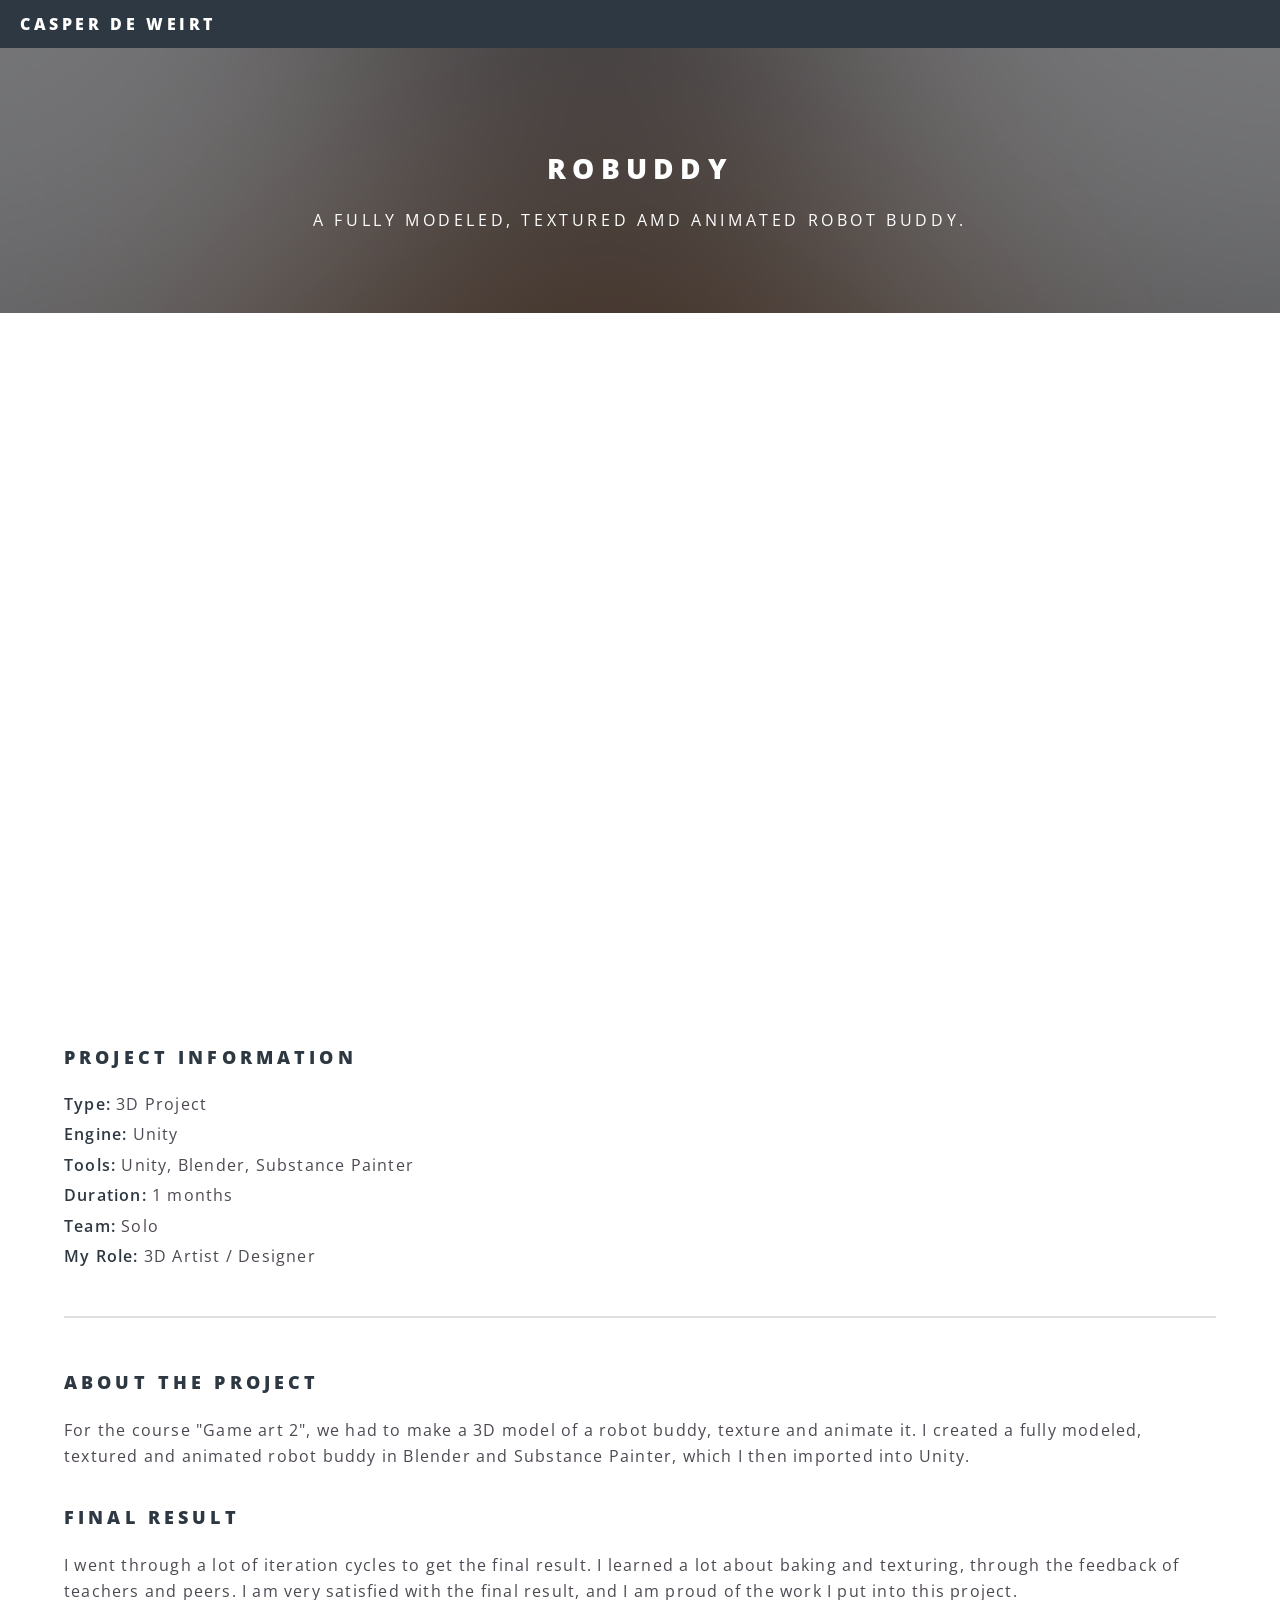
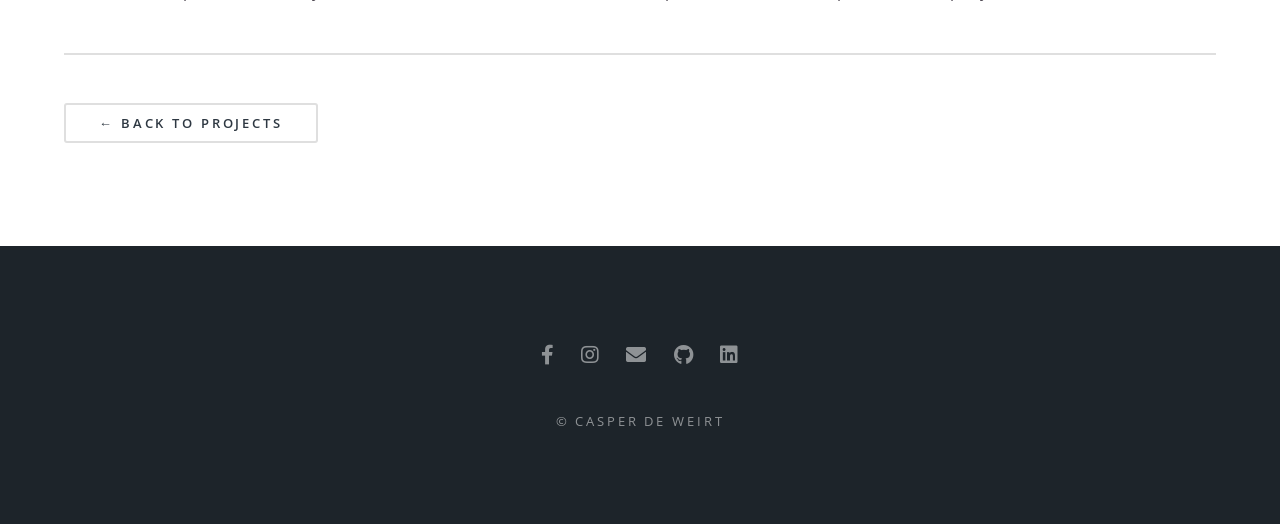
<file: Projects/Robuddy.html>
﻿<!DOCTYPE HTML>
<html>
<head>
    <title>Robuddy - Casper De Weirt</title>

    <meta charset="utf-8" />
    <meta name="viewport" content="width=device-width, initial-scale=1, user-scalable=no" />

    <link rel="stylesheet" href="../assets/css/main.css" />

    <noscript>
        <link rel="stylesheet" href="../assets/css/noscript.css" />
    </noscript>
</head>

<body class="is-preload">

    <div id="page-wrapper">

        <!-- =========================
         HEADER
         ========================= -->

        <header id="header">

            <h1>
                <a href="../Home.html">Casper De Weirt</a>
            </h1>

            

        </header>


        <!-- =========================
         MAIN PROJECT
         ========================= -->

        <article id="main">


            <!-- PROJECT HEADER -->

            <header>

                <h2>Robuddy</h2>

                <p>
                    A fully modeled, textured amd animated robot buddy.
                </p>

            </header>


            <!-- =========================
             PROJECT CONTENT
             ========================= -->

            <section class="wrapper style5">

                <div class="inner">


                    <!-- HERO IMAGE -->

                    <iframe class="image fit"
                            src="https://www.youtube-nocookie.com/embed/GzTeBRUBFOU"
                            title="Robuddy"
                            frameborder="0"
                            allow="accelerometer; autoplay; clipboard-write; encrypted-media; gyroscope; picture-in-picture; web-share"
                            allowfullscreen>
                    </iframe>


                    <!-- PROJECT INFORMATION -->

                    <div class="project-info">

                        <h3>Project Information</h3>

                        <p>
                            <strong>Type:</strong>
                            3D Project
                        </p>

                        <p>
                            <strong>Engine:</strong>
                            Unity
                        </p>

                        <p>
                            <strong>Tools:</strong>
                            Unity, Blender, Substance Painter
                        </p>

                        <p>
                            <strong>Duration:</strong>
                            1 months
                        </p>

                        <p>
                            <strong>Team:</strong>
                            Solo 
                        </p>

                        <p>
                            <strong>My Role:</strong>
                            3D Artist / Designer
                        </p>

                    </div>


                    <hr />


                    <!-- =========================
                     ABOUT THE PROJECT
                     ========================= -->

                    <h3>About the Project</h3>

                    <p>
                        For the course "Game art 2", we had to make a 3D model of a robot buddy, texture and animate it.
                        I created a fully modeled, textured and animated robot buddy in Blender and Substance Painter, which I then imported into Unity.
                    </p>

                   


                    <!-- =========================
                     MY ROLE
                     ========================= -->

                    <!--<h3>My Role</h3>

                    <p>
                        Explain what you personally worked on.

                        For example, you could talk about programming,
                        level design, modelling, animation, UI,
                        game design, or anything else you contributed.
                    </p>

                    <ul>
                        <li>Gameplay programming</li>
                        <li>Level design</li>
                        <li>3D modelling</li>
                        <li>Game design</li>
                    </ul>-->


                    <!-- =========================
                     DEVELOPMENT
                     ========================= -->

                    <!--<h3>Development</h3>

                    <p>
                        Explain how you developed the project.

                        Talk about the process, tools you used,
                        problems you encountered and how you solved them.
                    </p>-->


                    <!-- DEVELOPMENT IMAGE -->

                    <!--<span class="image fit">
                        <img src="../images/development.jpg"
                             alt="Development screenshot" />
                    </span>-->


                    <!-- =========================
                     GAMEPLAY
                     ========================= -->

                    <!--<h3>Gameplay</h3>

                    <p>
                        Explain the main gameplay mechanics here.

                        What does the player do?
                        What systems did you create?
                        What makes the gameplay interesting?
                    </p>-->


                    <!-- GAMEPLAY SCREENSHOTS -->

                    <!--<div class="box alt">

                        <div class="row gtr-50 gtr-uniform">

                            <div class="col-6">
                                <span class="image fit">
                                    <img src="../images/gameplay1.jpg"
                                         alt="Gameplay screenshot" />
                                </span>
                            </div>

                            <div class="col-6">
                                <span class="image fit">
                                    <img src="../images/gameplay2.jpg"
                                         alt="Gameplay screenshot" />
                                </span>
                            </div>

                        </div>

                    </div>-->


                    <!-- =========================
                     3D ART
                     ========================= -->

                    <!--<h3>3D Art & Assets</h3>

                    <p>
                        If this project contains 3D models, explain
                        what you created and how you created them.

                        You can talk about modelling, sculpting,
                        texturing, UVs, materials, rigging, etc.
                    </p>


                    <span class="image fit">
                        <img src="../images/model.jpg"
                             alt="3D model" />
                    </span>-->


                    <!-- =========================
                     PROBLEM SOLVING
                     ========================= -->

                    <!--<h3>Challenges</h3>

                    <p>
                        Describe some of the biggest problems you
                        encountered during development and how you
                        solved them.
                    </p>

                    <p>
                        This is a great place to show how you think
                        as a developer rather than just showing the
                        finished result.
                    </p>-->


                    <!-- =========================
                     WHAT I LEARNED
                     ========================= -->

                    <!--<h3>What I Learned</h3>

                    <p>
                        Explain what you learned from this project.

                        This could include technical skills,
                        teamwork, game design, problem solving,
                        project management or anything else.
                    </p>-->


                    <!-- =========================
                     FINAL RESULT
                     ========================= -->

                    <h3>Final Result</h3>

                    <p>
                        I went through a lot of iteration cycles to get the final result. I learned a lot about baking and texturing, through the feedback of teachers and peers.
                        I am very satisfied with the final result, and I am proud of the work I put into this project.
                    </p>


                    <!-- =========================
                     LINKS
                     ========================= -->

                    <!--<ul class="actions">

                        <li>
                            <a href="#" class="button primary">
                                Go to Project
                            </a>
                        </li>

                        <li>
                            <a href="#" class="button">
                                GitHub
                            </a>
                        </li>

                    </ul>-->


                    <hr />


                    <!-- BACK TO PROJECTS -->

                    <ul class="actions">

                        <li>
                            <a href="../projects.html" class="button">
                                ← Back to Projects
                            </a>
                        </li>

                    </ul>


                </div>

            </section>

        </article>


        <!-- =========================
         FOOTER
         ========================= -->
        <!-- Footer -->
        <footer id="footer">
            <ul class="icons">
                <li><a href="https://www.facebook.com/profile.php?id=100070098186497" class="icon brands fa-facebook-f"><span class="label">Facebook</span></a></li>
                <li><a href="https://www.instagram.com/casperdeweirt/" class="icon brands fa-instagram"><span class="label">Instagram</span></a></li>
                <li><a href="mailto:casper.de.weirt@gmail.com" class="icon solid fa-envelope"><span class="label">Email</span></a></li>
                <li><a href="https://github.com/CasperDeWeirt" class="icon brands fa-github" target="_blank"><span class="label">GitHub</span></a></li>
                <li>
                    <a href="https://www.linkedin.com/in/casper-de-weirt-03b57b2b7"
                       class="icon brands fa-linkedin"
                       target="_blank"
                       rel="noopener noreferrer">
                        <span class="label">LinkedIn</span>
                    </a>
                </li>
            </ul>
            <ul class="copyright">
                <li>&copy; Casper De Weirt</li>

            </ul>
        </footer>

    </div>


    <!-- Scripts -->

    <script src="../assets/js/jquery.min.js"></script>
    <script src="../assets/js/jquery.scrollex.min.js"></script>
    <script src="../assets/js/jquery.scrolly.min.js"></script>
    <script src="../assets/js/browser.min.js"></script>
    <script src="../assets/js/breakpoints.min.js"></script>
    <script src="../assets/js/util.js"></script>
    <script src="../assets/js/main.js"></script>

</body>
</html>
</file>
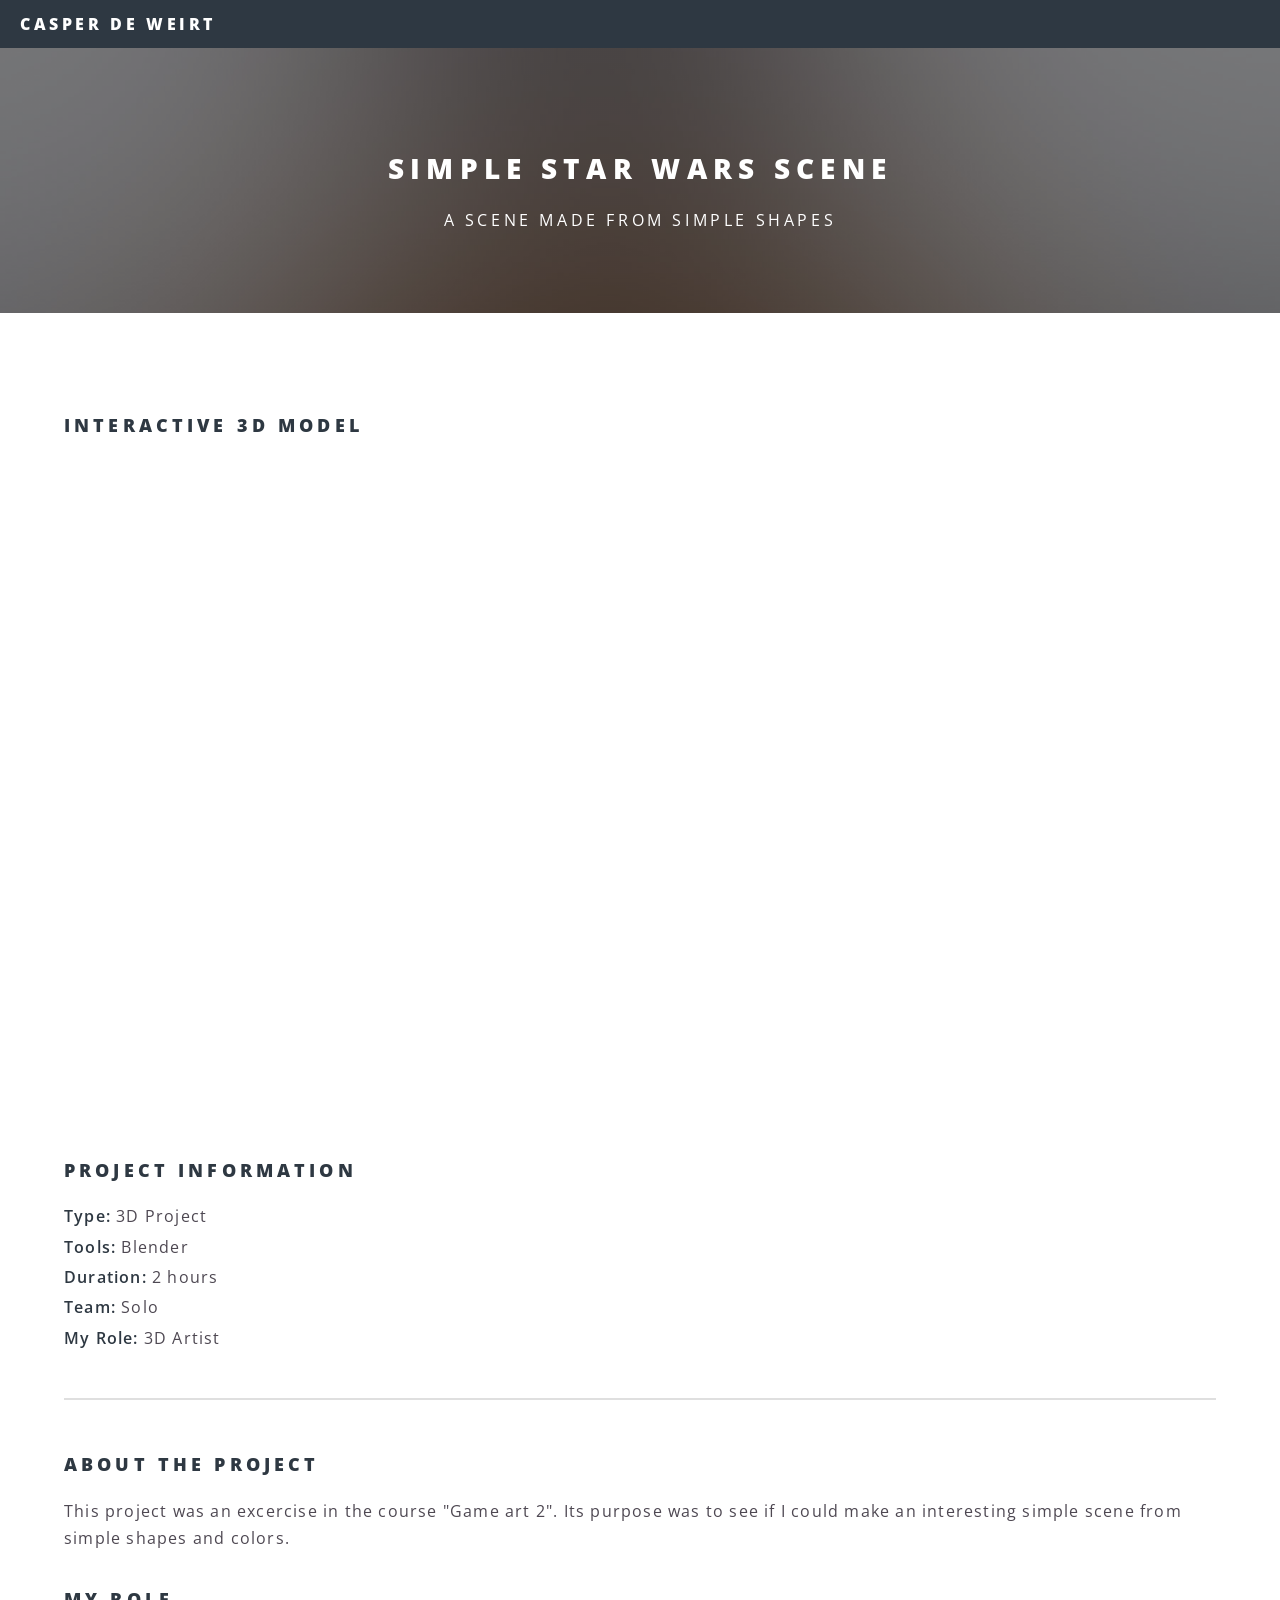
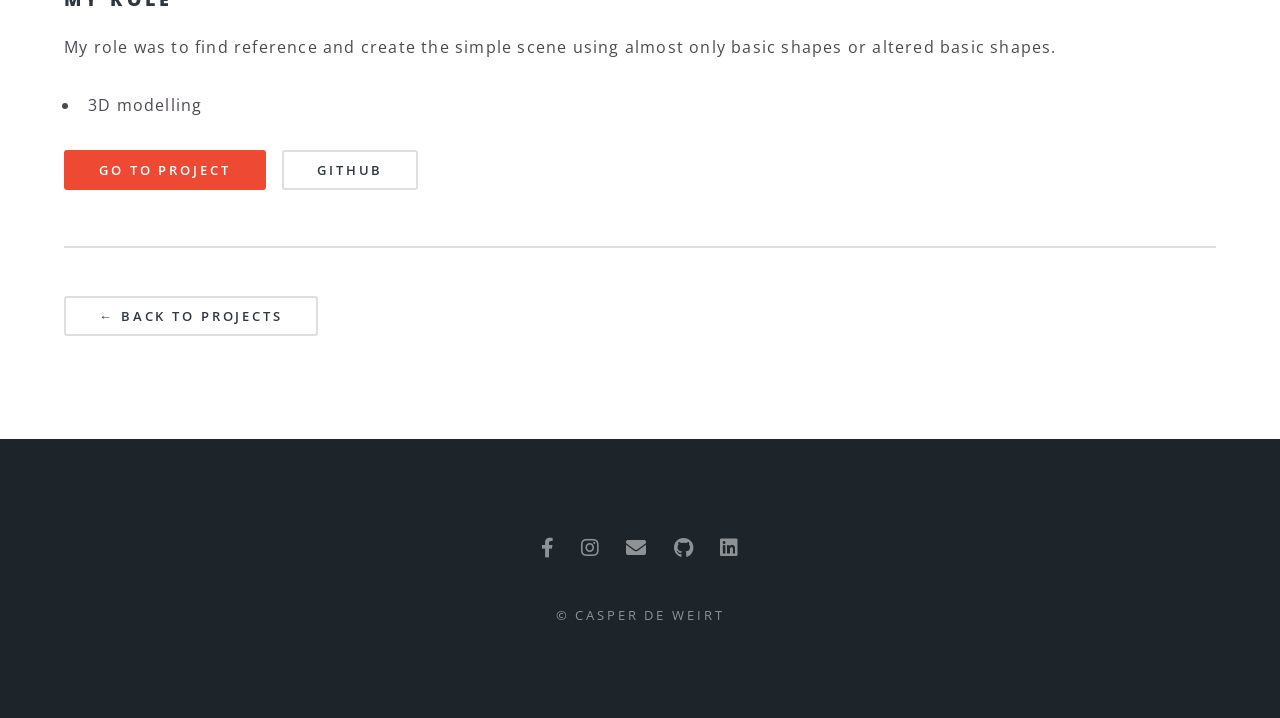
<file: Projects/SimpleScene.html>
﻿<!DOCTYPE HTML>
<html>
<head>
    <title>Simple Scene - Casper De Weirt</title>

    <meta charset="utf-8" />
    <meta name="viewport" content="width=device-width, initial-scale=1, user-scalable=no" />

    <link rel="stylesheet" href="../assets/css/main.css" />

    <noscript>
        <link rel="stylesheet" href="../assets/css/noscript.css" />
    </noscript>
</head>

<body class="is-preload">

    <div id="page-wrapper">

        <!-- =========================
         HEADER
         ========================= -->

        <header id="header">

            <h1>
                <a href="../Home.html">Casper De Weirt</a>
            </h1>

            

        </header>


        <!-- =========================
         MAIN PROJECT
         ========================= -->

        <article id="main">


            <!-- PROJECT HEADER -->

            <header>

                <h2>Simple Star Wars scene</h2>

                <p>
                    A scene made from simple shapes
                </p>

            </header>


            <!-- =========================
             PROJECT CONTENT
             ========================= -->

            <section class="wrapper style5">

                <div class="inner">


                    <!-- HERO IMAGE -->
                    <!--<span class="image fit">
                    <img src="../images/project-image.jpg"
                    alt="Project screenshot" />
                    </span>-->

                    <!-- SKETCHFAB MODEL -->

                    <h3>Interactive 3D Model</h3>

                    <div class="sketchfab-container">
                        <iframe title="DAE Diorama - By the ocean"
                                frameborder="0"
                                allowfullscreen
                                mozallowfullscreen="true"
                                webkitallowfullscreen="true"
                                allow="autoplay; fullscreen; xr-spatial-tracking"
                                src="https://sketchfab.com/models/efada0b49cb24741979d3e1e67b679d1/embed">
                        </iframe>
                    </div>


                    <!-- PROJECT INFORMATION -->

                    <div class="project-info">

                        <h3>Project Information</h3>

                        <p>
                            <strong>Type:</strong>
                            3D Project
                        </p>

                        <!--<p>
                            <strong>Engine:</strong>
                            Unity
                        </p>-->

                        <p>
                            <strong>Tools:</strong>
                            Blender
                        </p>

                        <p>
                            <strong>Duration:</strong>
                            2 hours
                        </p>

                        <p>
                            <strong>Team:</strong>
                            Solo
                        </p>

                        <p>
                            <strong>My Role:</strong>
                            3D Artist
                        </p>

                    </div>


                    <hr />


                    <!-- =========================
     ABOUT THE PROJECT
     ========================= -->

                    <h3>About the Project</h3>

                    <p>
                        This project was an excercise in the course "Game art 2". Its purpose was to see if I could make an interesting simple scene from simple shapes and colors.
                    </p>

                    <!--<p>
                        Add some more context about the project,
                        its concept and what makes it interesting.
                    </p>-->


                    <!-- =========================
     MY ROLE
     ========================= -->

                    <h3>My Role</h3>

                    <p>
                        My role was to find reference and create the simple scene using almost only basic shapes or altered basic shapes.
                    </p>

                    <ul>
                        
                        <li>3D modelling</li>
                        
                    </ul>


                    <!-- =========================
     DEVELOPMENT
     ========================= -->

                    <!--<h3>Development</h3>

                    <p>
                        Explain how you developed the project.

                        Talk about the process, tools you used,
                        problems you encountered and how you solved them.
                    </p>-->


                    <!-- DEVELOPMENT IMAGE -->

                    <!--<span class="image fit">
                        <img src="../images/development.jpg"
                             alt="Development screenshot" />
                    </span>-->


                    <!-- =========================
     GAMEPLAY
     ========================= -->

                    <!--<h3>Gameplay</h3>

                    <p>
                        Explain the main gameplay mechanics here.

                        What does the player do?
                        What systems did you create?
                        What makes the gameplay interesting?
                    </p>-->


                    <!-- GAMEPLAY SCREENSHOTS -->

                    <!--<div class="box alt">

                        <div class="row gtr-50 gtr-uniform">

                            <div class="col-6">
                                <span class="image fit">
                                    <img src="../images/gameplay1.jpg"
                                         alt="Gameplay screenshot" />
                                </span>
                            </div>

                            <div class="col-6">
                                <span class="image fit">
                                    <img src="../images/gameplay2.jpg"
                                         alt="Gameplay screenshot" />
                                </span>
                            </div>

                        </div>

                    </div>-->


                    <!-- =========================
     3D ART
     ========================= -->

                    <!--<h3>3D Art & Assets</h3>

                    <p>
                        If this project contains 3D models, explain
                        what you created and how you created them.

                        You can talk about modelling, sculpting,
                        texturing, UVs, materials, rigging, etc.
                    </p>


                    <span class="image fit">
                        <img src="../images/model.jpg"
                             alt="3D model" />
                    </span>-->


                    <!-- =========================
     PROBLEM SOLVING
     ========================= -->

                    <!--<h3>Challenges</h3>

                    <p>
                        Describe some of the biggest problems you
                        encountered during development and how you
                        solved them.
                    </p>

                    <p>
                        This is a great place to show how you think
                        as a developer rather than just showing the
                        finished result.
                    </p>-->


                    <!-- =========================
     WHAT I LEARNED
     ========================= -->

                    <!--<h3>What I Learned</h3>

                    <p>
                        Explain what you learned from this project.

                        This could include technical skills,
                        teamwork, game design, problem solving,
                        project management or anything else.
                    </p>-->


                    <!-- =========================
     FINAL RESULT
     ========================= -->

                    <!--<h3>Final Result</h3>

                    <p>
                        Give a short summary of the finished project
                        and how it compares to your original idea.
                    </p>-->


                    <!-- =========================
     LINKS
     ========================= -->

                    <ul class="actions">

                        <li>
                            <a href="#" class="button primary">
                                Go to Project
                            </a>
                        </li>

                        <li>
                            <a href="#" class="button">
                                GitHub
                            </a>
                        </li>

                    </ul>


                    <hr />


                    <!-- BACK TO PROJECTS -->

                    <ul class="actions">

                        <li>
                            <a href="../projects.html" class="button">
                                ← Back to Projects
                            </a>
                        </li>

                    </ul>


                </div>

            </section>

        </article>


        <!-- =========================
         FOOTER
         ========================= -->
        <!-- Footer -->
        <footer id="footer">
            <ul class="icons">
                <li><a href="https://www.facebook.com/profile.php?id=100070098186497" class="icon brands fa-facebook-f"><span class="label">Facebook</span></a></li>
                <li><a href="https://www.instagram.com/casperdeweirt/" class="icon brands fa-instagram"><span class="label">Instagram</span></a></li>
                <li><a href="mailto:casper.de.weirt@gmail.com" class="icon solid fa-envelope"><span class="label">Email</span></a></li>
                <li><a href="https://github.com/CasperDeWeirt" class="icon brands fa-github" target="_blank"><span class="label">GitHub</span></a></li>
                <li>
                    <a href="https://www.linkedin.com/in/casper-de-weirt-03b57b2b7"
                       class="icon brands fa-linkedin"
                       target="_blank"
                       rel="noopener noreferrer">
                        <span class="label">LinkedIn</span>
                    </a>
                </li>
            </ul>
            <ul class="copyright">
                <li>&copy; Casper De Weirt</li>

            </ul>
        </footer>

    </div>


    <!-- Scripts -->

    <script src="../assets/js/jquery.min.js"></script>
    <script src="../assets/js/jquery.scrollex.min.js"></script>
    <script src="../assets/js/jquery.scrolly.min.js"></script>
    <script src="../assets/js/browser.min.js"></script>
    <script src="../assets/js/breakpoints.min.js"></script>
    <script src="../assets/js/util.js"></script>
    <script src="../assets/js/main.js"></script>

</body>
</html>
</file>
<file: assets/css/noscript.css>
/*
	Spectral by HTML5 UP
	html5up.net | @ajlkn
	Free for personal and commercial use under the CCA 3.0 license (html5up.net/license)
*/

/* Banner */

	body.is-preload #banner h2 {
		-moz-transform: none;
		-webkit-transform: none;
		-ms-transform: none;
		transform: none;
		opacity: 1;
	}

		body.is-preload #banner h2:before, body.is-preload #banner h2:after {
			width: 100%;
		}

	body.is-preload #banner .more {
		-moz-transform: none;
		-webkit-transform: none;
		-ms-transform: none;
		transform: none;
		opacity: 1;
	}

	body.is-preload #banner:after {
		opacity: 0;
	}
</file>
<file: assets/css/main.css>
@import url(fontawesome-all.min.css);
@import url("https://fonts.googleapis.com/css?family=Open+Sans:400,400italic,600,600italic,800,800italic");

/*
	Spectral by HTML5 UP
	html5up.net | @ajlkn
	Free for personal and commercial use under the CCA 3.0 license (html5up.net/license)
*/

:root {
	--background: #F3F6F8;
	--section: #E3EBF0;
	--card: #FFFFFF;
	--text: #24313C;
	--text-light: #647784;
	--accent: #3A8FB7;
	--accent-hover: #F05A47;
	--border: #D5E0E6;
	--white: #FFFFFF;
	--black: #000000;
}

html, body, div, span, applet, object,
iframe, h1, h2, h3, h4, h5, h6, p, blockquote,
pre, a, abbr, acronym, address, big, cite,
code, del, dfn, em, img, ins, kbd, q, s, samp,
small, strike, strong, sub, sup, tt, var, b,
u, i, center, dl, dt, dd, ol, ul, li, fieldset,
form, label, legend, table, caption, tbody,
tfoot, thead, tr, th, td, article, aside,
canvas, details, embed, figure, figcaption,
footer, header, hgroup, menu, nav, output, ruby,
section, summary, time, mark, audio, video {
	margin: 0;
	padding: 0;
	border: 0;
	font-size: 100%;
	font: inherit;
	vertical-align: baseline;
}

article, aside, details, figcaption, figure,
footer, header, hgroup, menu, nav, section {
	display: block;
}

body {
	line-height: 1;
}

ol, ul {
	list-style: none;
}

blockquote, q {
	quotes: none;
}

	blockquote:before, blockquote:after, q:before, q:after {
		content: '';
		content: none;
	}

table {
	border-collapse: collapse;
	border-spacing: 0;
}

body {
	-webkit-text-size-adjust: none;
}

mark {
	background-color: transparent;
	color: inherit;
}

input::-moz-focus-inner {
	border: 0;
	padding: 0;
}

input, select, textarea {
	-moz-appearance: none;
	-webkit-appearance: none;
	-ms-appearance: none;
	appearance: none;
}

/* Basic */

@-ms-viewport {
	width: device-width;
}

html {
	box-sizing: border-box;
}

*, *:before, *:after {
	box-sizing: inherit;
}

body {
	background: #2e3842;
}

	body.is-preload *, body.is-preload *:before, body.is-preload *:after {
		-moz-animation: none !important;
		-webkit-animation: none !important;
		-ms-animation: none !important;
		animation: none !important;
		-moz-transition: none !important;
		-webkit-transition: none !important;
		-ms-transition: none !important;
		transition: none !important;
	}

body, input, select, textarea {
	color: #fff;
	font-family: "Open Sans", Helvetica, sans-serif;
	font-size: 15pt;
	font-weight: 400;
	letter-spacing: 0.075em;
	line-height: 1.65em;
}

@media screen and (max-width: 1680px) {

	body, input, select, textarea {
		font-size: 13pt;
	}
}

@media screen and (max-width: 1280px) {

	body, input, select, textarea {
		font-size: 12pt;
	}
}

@media screen and (max-width: 736px) {

	body, input, select, textarea {
		font-size: 11pt;
		letter-spacing: 0.0375em;
	}
}

a {
	-moz-transition: color 0.2s ease, border-bottom-color 0.2s ease;
	-webkit-transition: color 0.2s ease, border-bottom-color 0.2s ease;
	-ms-transition: color 0.2s ease, border-bottom-color 0.2s ease;
	transition: color 0.2s ease, border-bottom-color 0.2s ease;
	border-bottom: dotted 1px;
	color: inherit;
	text-decoration: none;
}

	a:hover {
		border-bottom-color: transparent;
	}

strong, b {
	color: #fff;
	font-weight: 600;
}

em, i {
	font-style: italic;
}

p {
	margin: 0 0 2em 0;
}

h1, h2, h3, h4, h5, h6 {
	color: #fff;
	font-weight: 800;
	letter-spacing: 0.225em;
	line-height: 1em;
	margin: 0 0 1em 0;
	text-transform: uppercase;
}

	h1 a, h2 a, h3 a, h4 a, h5 a, h6 a {
		color: inherit;
		text-decoration: none;
	}

h2 {
	font-size: 1.35em;
	line-height: 1.75em;
}

@media screen and (max-width: 736px) {

	h2 {
		font-size: 1.1em;
		line-height: 1.65em;
	}
}

h3 {
	font-size: 1.15em;
	line-height: 1.75em;
}

@media screen and (max-width: 736px) {

	h3 {
		font-size: 1em;
		line-height: 1.65em;
	}
}

h4 {
	font-size: 1em;
	line-height: 1.5em;
}

h5 {
	font-size: 0.8em;
	line-height: 1.5em;
}

h6 {
	font-size: 0.7em;
	line-height: 1.5em;
}

sub {
	font-size: 0.8em;
	position: relative;
	top: 0.5em;
}

sup {
	font-size: 0.8em;
	position: relative;
	top: -0.5em;
}

hr {
	border: 0;
	border-bottom: solid 2px #fff;
	margin: 3em 0;
}

	hr.major {
		margin: 4.5em 0;
	}

blockquote {
	border-left: solid 4px #fff;
	font-style: italic;
	margin: 0 0 2em 0;
	padding: 0.5em 0 0.5em 2em;
}

code {
	background: rgba(144, 144, 144, 0.25);
	border-radius: 3px;
	font-family: "Courier New", monospace;
	font-size: 0.9em;
	letter-spacing: 0;
	margin: 0 0.25em;
	padding: 0.25em 0.65em;
}

pre {
	-webkit-overflow-scrolling: touch;
	font-family: "Courier New", monospace;
	font-size: 0.9em;
	margin: 0 0 2em 0;
}

	pre code {
		display: block;
		line-height: 1.75em;
		padding: 1em 1.5em;
		overflow-x: auto;
	}

.align-left {
	text-align: left;
}

.align-center {
	text-align: center;
}

.align-right {
	text-align: right;
}

/* Row */

.row {
	display: flex;
	flex-wrap: wrap;
	box-sizing: border-box;
	align-items: stretch;
}

	.row > * {
		box-sizing: border-box;
	}

	.row.gtr-uniform > * > :last-child {
		margin-bottom: 0;
	}

	.row.aln-left {
		justify-content: flex-start;
	}

	.row.aln-center {
		justify-content: center;
	}

	.row.aln-right {
		justify-content: flex-end;
	}

	.row.aln-top {
		align-items: flex-start;
	}

	.row.aln-middle {
		align-items: center;
	}

	.row.aln-bottom {
		align-items: flex-end;
	}

	.row > .imp {
		order: -1;
	}

	.row > .col-1 {
		width: 8.33333%;
	}

	.row > .off-1 {
		margin-left: 8.33333%;
	}

	.row > .col-2 {
		width: 16.66667%;
	}

	.row > .off-2 {
		margin-left: 16.66667%;
	}

	.row > .col-3 {
		width: 25%;
	}

	.row > .off-3 {
		margin-left: 25%;
	}

	.row > .col-4 {
		width: 33.33333%;
	}

	.row > .off-4 {
		margin-left: 33.33333%;
	}

	.row > .col-5 {
		width: 41.66667%;
	}

	.row > .off-5 {
		margin-left: 41.66667%;
	}

	.row > .col-6 {
		width: 50%;
	}

	.row > .off-6 {
		margin-left: 50%;
	}

	.row > .col-7 {
		width: 58.33333%;
	}

	.row > .off-7 {
		margin-left: 58.33333%;
	}

	.row > .col-8 {
		width: 66.66667%;
	}

	.row > .off-8 {
		margin-left: 66.66667%;
	}

	.row > .col-9 {
		width: 75%;
	}

	.row > .off-9 {
		margin-left: 75%;
	}

	.row > .col-10 {
		width: 83.33333%;
	}

	.row > .off-10 {
		margin-left: 83.33333%;
	}

	.row > .col-11 {
		width: 91.66667%;
	}

	.row > .off-11 {
		margin-left: 91.66667%;
	}

	.row > .col-12 {
		width: 100%;
	}

	.row > .off-12 {
		margin-left: 100%;
	}

	.row.gtr-0 {
		margin-top: 0;
		margin-left: 0em;
	}

		.row.gtr-0 > * {
			padding: 0 0 0 0em;
		}

		.row.gtr-0.gtr-uniform {
			margin-top: 0em;
		}

			.row.gtr-0.gtr-uniform > * {
				padding-top: 0em;
			}

	.row.gtr-25 {
		margin-top: 0;
		margin-left: -0.375em;
	}

		.row.gtr-25 > * {
			padding: 0 0 0 0.375em;
		}

		.row.gtr-25.gtr-uniform {
			margin-top: -0.375em;
		}

			.row.gtr-25.gtr-uniform > * {
				padding-top: 0.375em;
			}

	.row.gtr-50 {
		margin-top: 0;
		margin-left: -0.75em;
	}

		.row.gtr-50 > * {
			padding: 0 0 0 0.75em;
		}

		.row.gtr-50.gtr-uniform {
			margin-top: -0.75em;
		}

			.row.gtr-50.gtr-uniform > * {
				padding-top: 0.75em;
			}

.row {
	margin-top: 0;
	margin-left: -1.5em;
}

	.row > * {
		padding: 0 0 0 1.5em;
	}

	.row.gtr-uniform {
		margin-top: -1.5em;
	}

		.row.gtr-uniform > * {
			padding-top: 1.5em;
		}

	.row.gtr-150 {
		margin-top: 0;
		margin-left: -2.25em;
	}

		.row.gtr-150 > * {
			padding: 0 0 0 2.25em;
		}

		.row.gtr-150.gtr-uniform {
			margin-top: -2.25em;
		}

			.row.gtr-150.gtr-uniform > * {
				padding-top: 2.25em;
			}

	.row.gtr-200 {
		margin-top: 0;
		margin-left: -3em;
	}

		.row.gtr-200 > * {
			padding: 0 0 0 3em;
		}

		.row.gtr-200.gtr-uniform {
			margin-top: -3em;
		}

			.row.gtr-200.gtr-uniform > * {
				padding-top: 3em;
			}

@media screen and (max-width: 1680px) {

	.row {
		display: flex;
		flex-wrap: wrap;
		box-sizing: border-box;
		align-items: stretch;
	}

		.row > * {
			box-sizing: border-box;
		}

		.row.gtr-uniform > * > :last-child {
			margin-bottom: 0;
		}

		.row.aln-left {
			justify-content: flex-start;
		}

		.row.aln-center {
			justify-content: center;
		}

		.row.aln-right {
			justify-content: flex-end;
		}

		.row.aln-top {
			align-items: flex-start;
		}

		.row.aln-middle {
			align-items: center;
		}

		.row.aln-bottom {
			align-items: flex-end;
		}

		.row > .imp-xlarge {
			order: -1;
		}

		.row > .col-1-xlarge {
			width: 8.33333%;
		}

		.row > .off-1-xlarge {
			margin-left: 8.33333%;
		}

		.row > .col-2-xlarge {
			width: 16.66667%;
		}

		.row > .off-2-xlarge {
			margin-left: 16.66667%;
		}

		.row > .col-3-xlarge {
			width: 25%;
		}

		.row > .off-3-xlarge {
			margin-left: 25%;
		}

		.row > .col-4-xlarge {
			width: 33.33333%;
		}

		.row > .off-4-xlarge {
			margin-left: 33.33333%;
		}

		.row > .col-5-xlarge {
			width: 41.66667%;
		}

		.row > .off-5-xlarge {
			margin-left: 41.66667%;
		}

		.row > .col-6-xlarge {
			width: 50%;
		}

		.row > .off-6-xlarge {
			margin-left: 50%;
		}

		.row > .col-7-xlarge {
			width: 58.33333%;
		}

		.row > .off-7-xlarge {
			margin-left: 58.33333%;
		}

		.row > .col-8-xlarge {
			width: 66.66667%;
		}

		.row > .off-8-xlarge {
			margin-left: 66.66667%;
		}

		.row > .col-9-xlarge {
			width: 75%;
		}

		.row > .off-9-xlarge {
			margin-left: 75%;
		}

		.row > .col-10-xlarge {
			width: 83.33333%;
		}

		.row > .off-10-xlarge {
			margin-left: 83.33333%;
		}

		.row > .col-11-xlarge {
			width: 91.66667%;
		}

		.row > .off-11-xlarge {
			margin-left: 91.66667%;
		}

		.row > .col-12-xlarge {
			width: 100%;
		}

		.row > .off-12-xlarge {
			margin-left: 100%;
		}

		.row.gtr-0 {
			margin-top: 0;
			margin-left: 0em;
		}

			.row.gtr-0 > * {
				padding: 0 0 0 0em;
			}

			.row.gtr-0.gtr-uniform {
				margin-top: 0em;
			}

				.row.gtr-0.gtr-uniform > * {
					padding-top: 0em;
				}

		.row.gtr-25 {
			margin-top: 0;
			margin-left: -0.375em;
		}

			.row.gtr-25 > * {
				padding: 0 0 0 0.375em;
			}

			.row.gtr-25.gtr-uniform {
				margin-top: -0.375em;
			}

				.row.gtr-25.gtr-uniform > * {
					padding-top: 0.375em;
				}

		.row.gtr-50 {
			margin-top: 0;
			margin-left: -0.75em;
		}

			.row.gtr-50 > * {
				padding: 0 0 0 0.75em;
			}

			.row.gtr-50.gtr-uniform {
				margin-top: -0.75em;
			}

				.row.gtr-50.gtr-uniform > * {
					padding-top: 0.75em;
				}

	.row {
		margin-top: 0;
		margin-left: -1.5em;
	}

		.row > * {
			padding: 0 0 0 1.5em;
		}

		.row.gtr-uniform {
			margin-top: -1.5em;
		}

			.row.gtr-uniform > * {
				padding-top: 1.5em;
			}

		.row.gtr-150 {
			margin-top: 0;
			margin-left: -2.25em;
		}

			.row.gtr-150 > * {
				padding: 0 0 0 2.25em;
			}

			.row.gtr-150.gtr-uniform {
				margin-top: -2.25em;
			}

				.row.gtr-150.gtr-uniform > * {
					padding-top: 2.25em;
				}

		.row.gtr-200 {
			margin-top: 0;
			margin-left: -3em;
		}

			.row.gtr-200 > * {
				padding: 0 0 0 3em;
			}

			.row.gtr-200.gtr-uniform {
				margin-top: -3em;
			}

				.row.gtr-200.gtr-uniform > * {
					padding-top: 3em;
				}
}

@media screen and (max-width: 1280px) {

	.row {
		display: flex;
		flex-wrap: wrap;
		box-sizing: border-box;
		align-items: stretch;
	}

		.row > * {
			box-sizing: border-box;
		}

		.row.gtr-uniform > * > :last-child {
			margin-bottom: 0;
		}

		.row.aln-left {
			justify-content: flex-start;
		}

		.row.aln-center {
			justify-content: center;
		}

		.row.aln-right {
			justify-content: flex-end;
		}

		.row.aln-top {
			align-items: flex-start;
		}

		.row.aln-middle {
			align-items: center;
		}

		.row.aln-bottom {
			align-items: flex-end;
		}

		.row > .imp-large {
			order: -1;
		}

		.row > .col-1-large {
			width: 8.33333%;
		}

		.row > .off-1-large {
			margin-left: 8.33333%;
		}

		.row > .col-2-large {
			width: 16.66667%;
		}

		.row > .off-2-large {
			margin-left: 16.66667%;
		}

		.row > .col-3-large {
			width: 25%;
		}

		.row > .off-3-large {
			margin-left: 25%;
		}

		.row > .col-4-large {
			width: 33.33333%;
		}

		.row > .off-4-large {
			margin-left: 33.33333%;
		}

		.row > .col-5-large {
			width: 41.66667%;
		}

		.row > .off-5-large {
			margin-left: 41.66667%;
		}

		.row > .col-6-large {
			width: 50%;
		}

		.row > .off-6-large {
			margin-left: 50%;
		}

		.row > .col-7-large {
			width: 58.33333%;
		}

		.row > .off-7-large {
			margin-left: 58.33333%;
		}

		.row > .col-8-large {
			width: 66.66667%;
		}

		.row > .off-8-large {
			margin-left: 66.66667%;
		}

		.row > .col-9-large {
			width: 75%;
		}

		.row > .off-9-large {
			margin-left: 75%;
		}

		.row > .col-10-large {
			width: 83.33333%;
		}

		.row > .off-10-large {
			margin-left: 83.33333%;
		}

		.row > .col-11-large {
			width: 91.66667%;
		}

		.row > .off-11-large {
			margin-left: 91.66667%;
		}

		.row > .col-12-large {
			width: 100%;
		}

		.row > .off-12-large {
			margin-left: 100%;
		}

		.row.gtr-0 {
			margin-top: 0;
			margin-left: 0em;
		}

			.row.gtr-0 > * {
				padding: 0 0 0 0em;
			}

			.row.gtr-0.gtr-uniform {
				margin-top: 0em;
			}

				.row.gtr-0.gtr-uniform > * {
					padding-top: 0em;
				}

		.row.gtr-25 {
			margin-top: 0;
			margin-left: -0.375em;
		}

			.row.gtr-25 > * {
				padding: 0 0 0 0.375em;
			}

			.row.gtr-25.gtr-uniform {
				margin-top: -0.375em;
			}

				.row.gtr-25.gtr-uniform > * {
					padding-top: 0.375em;
				}

		.row.gtr-50 {
			margin-top: 0;
			margin-left: -0.75em;
		}

			.row.gtr-50 > * {
				padding: 0 0 0 0.75em;
			}

			.row.gtr-50.gtr-uniform {
				margin-top: -0.75em;
			}

				.row.gtr-50.gtr-uniform > * {
					padding-top: 0.75em;
				}

	.row {
		margin-top: 0;
		margin-left: -1.5em;
	}

		.row > * {
			padding: 0 0 0 1.5em;
		}

		.row.gtr-uniform {
			margin-top: -1.5em;
		}

			.row.gtr-uniform > * {
				padding-top: 1.5em;
			}

		.row.gtr-150 {
			margin-top: 0;
			margin-left: -2.25em;
		}

			.row.gtr-150 > * {
				padding: 0 0 0 2.25em;
			}

			.row.gtr-150.gtr-uniform {
				margin-top: -2.25em;
			}

				.row.gtr-150.gtr-uniform > * {
					padding-top: 2.25em;
				}

		.row.gtr-200 {
			margin-top: 0;
			margin-left: -3em;
		}

			.row.gtr-200 > * {
				padding: 0 0 0 3em;
			}

			.row.gtr-200.gtr-uniform {
				margin-top: -3em;
			}

				.row.gtr-200.gtr-uniform > * {
					padding-top: 3em;
				}
}

@media screen and (max-width: 980px) {

	.row {
		display: flex;
		flex-wrap: wrap;
		box-sizing: border-box;
		align-items: stretch;
	}

		.row > * {
			box-sizing: border-box;
		}

		.row.gtr-uniform > * > :last-child {
			margin-bottom: 0;
		}

		.row.aln-left {
			justify-content: flex-start;
		}

		.row.aln-center {
			justify-content: center;
		}

		.row.aln-right {
			justify-content: flex-end;
		}

		.row.aln-top {
			align-items: flex-start;
		}

		.row.aln-middle {
			align-items: center;
		}

		.row.aln-bottom {
			align-items: flex-end;
		}

		.row > .imp-medium {
			order: -1;
		}

		.row > .col-1-medium {
			width: 8.33333%;
		}

		.row > .off-1-medium {
			margin-left: 8.33333%;
		}

		.row > .col-2-medium {
			width: 16.66667%;
		}

		.row > .off-2-medium {
			margin-left: 16.66667%;
		}

		.row > .col-3-medium {
			width: 25%;
		}

		.row > .off-3-medium {
			margin-left: 25%;
		}

		.row > .col-4-medium {
			width: 33.33333%;
		}

		.row > .off-4-medium {
			margin-left: 33.33333%;
		}

		.row > .col-5-medium {
			width: 41.66667%;
		}

		.row > .off-5-medium {
			margin-left: 41.66667%;
		}

		.row > .col-6-medium {
			width: 50%;
		}

		.row > .off-6-medium {
			margin-left: 50%;
		}

		.row > .col-7-medium {
			width: 58.33333%;
		}

		.row > .off-7-medium {
			margin-left: 58.33333%;
		}

		.row > .col-8-medium {
			width: 66.66667%;
		}

		.row > .off-8-medium {
			margin-left: 66.66667%;
		}

		.row > .col-9-medium {
			width: 75%;
		}

		.row > .off-9-medium {
			margin-left: 75%;
		}

		.row > .col-10-medium {
			width: 83.33333%;
		}

		.row > .off-10-medium {
			margin-left: 83.33333%;
		}

		.row > .col-11-medium {
			width: 91.66667%;
		}

		.row > .off-11-medium {
			margin-left: 91.66667%;
		}

		.row > .col-12-medium {
			width: 100%;
		}

		.row > .off-12-medium {
			margin-left: 100%;
		}

		.row.gtr-0 {
			margin-top: 0;
			margin-left: 0em;
		}

			.row.gtr-0 > * {
				padding: 0 0 0 0em;
			}

			.row.gtr-0.gtr-uniform {
				margin-top: 0em;
			}

				.row.gtr-0.gtr-uniform > * {
					padding-top: 0em;
				}

		.row.gtr-25 {
			margin-top: 0;
			margin-left: -0.375em;
		}

			.row.gtr-25 > * {
				padding: 0 0 0 0.375em;
			}

			.row.gtr-25.gtr-uniform {
				margin-top: -0.375em;
			}

				.row.gtr-25.gtr-uniform > * {
					padding-top: 0.375em;
				}

		.row.gtr-50 {
			margin-top: 0;
			margin-left: -0.75em;
		}

			.row.gtr-50 > * {
				padding: 0 0 0 0.75em;
			}

			.row.gtr-50.gtr-uniform {
				margin-top: -0.75em;
			}

				.row.gtr-50.gtr-uniform > * {
					padding-top: 0.75em;
				}

	.row {
		margin-top: 0;
		margin-left: -1.5em;
	}

		.row > * {
			padding: 0 0 0 1.5em;
		}

		.row.gtr-uniform {
			margin-top: -1.5em;
		}

			.row.gtr-uniform > * {
				padding-top: 1.5em;
			}

		.row.gtr-150 {
			margin-top: 0;
			margin-left: -2.25em;
		}

			.row.gtr-150 > * {
				padding: 0 0 0 2.25em;
			}

			.row.gtr-150.gtr-uniform {
				margin-top: -2.25em;
			}

				.row.gtr-150.gtr-uniform > * {
					padding-top: 2.25em;
				}

		.row.gtr-200 {
			margin-top: 0;
			margin-left: -3em;
		}

			.row.gtr-200 > * {
				padding: 0 0 0 3em;
			}

			.row.gtr-200.gtr-uniform {
				margin-top: -3em;
			}

				.row.gtr-200.gtr-uniform > * {
					padding-top: 3em;
				}
}

@media screen and (max-width: 736px) {

	.row {
		display: flex;
		flex-wrap: wrap;
		box-sizing: border-box;
		align-items: stretch;
	}

		.row > * {
			box-sizing: border-box;
		}

		.row.gtr-uniform > * > :last-child {
			margin-bottom: 0;
		}

		.row.aln-left {
			justify-content: flex-start;
		}

		.row.aln-center {
			justify-content: center;
		}

		.row.aln-right {
			justify-content: flex-end;
		}

		.row.aln-top {
			align-items: flex-start;
		}

		.row.aln-middle {
			align-items: center;
		}

		.row.aln-bottom {
			align-items: flex-end;
		}

		.row > .imp-small {
			order: -1;
		}

		.row > .col-1-small {
			width: 8.33333%;
		}

		.row > .off-1-small {
			margin-left: 8.33333%;
		}

		.row > .col-2-small {
			width: 16.66667%;
		}

		.row > .off-2-small {
			margin-left: 16.66667%;
		}

		.row > .col-3-small {
			width: 25%;
		}

		.row > .off-3-small {
			margin-left: 25%;
		}

		.row > .col-4-small {
			width: 33.33333%;
		}

		.row > .off-4-small {
			margin-left: 33.33333%;
		}

		.row > .col-5-small {
			width: 41.66667%;
		}

		.row > .off-5-small {
			margin-left: 41.66667%;
		}

		.row > .col-6-small {
			width: 50%;
		}

		.row > .off-6-small {
			margin-left: 50%;
		}

		.row > .col-7-small {
			width: 58.33333%;
		}

		.row > .off-7-small {
			margin-left: 58.33333%;
		}

		.row > .col-8-small {
			width: 66.66667%;
		}

		.row > .off-8-small {
			margin-left: 66.66667%;
		}

		.row > .col-9-small {
			width: 75%;
		}

		.row > .off-9-small {
			margin-left: 75%;
		}

		.row > .col-10-small {
			width: 83.33333%;
		}

		.row > .off-10-small {
			margin-left: 83.33333%;
		}

		.row > .col-11-small {
			width: 91.66667%;
		}

		.row > .off-11-small {
			margin-left: 91.66667%;
		}

		.row > .col-12-small {
			width: 100%;
		}

		.row > .off-12-small {
			margin-left: 100%;
		}

		.row.gtr-0 {
			margin-top: 0;
			margin-left: 0em;
		}

			.row.gtr-0 > * {
				padding: 0 0 0 0em;
			}

			.row.gtr-0.gtr-uniform {
				margin-top: 0em;
			}

				.row.gtr-0.gtr-uniform > * {
					padding-top: 0em;
				}

		.row.gtr-25 {
			margin-top: 0;
			margin-left: -0.375em;
		}

			.row.gtr-25 > * {
				padding: 0 0 0 0.375em;
			}

			.row.gtr-25.gtr-uniform {
				margin-top: -0.375em;
			}

				.row.gtr-25.gtr-uniform > * {
					padding-top: 0.375em;
				}

		.row.gtr-50 {
			margin-top: 0;
			margin-left: -0.75em;
		}

			.row.gtr-50 > * {
				padding: 0 0 0 0.75em;
			}

			.row.gtr-50.gtr-uniform {
				margin-top: -0.75em;
			}

				.row.gtr-50.gtr-uniform > * {
					padding-top: 0.75em;
				}

	.row {
		margin-top: 0;
		margin-left: -1.5em;
	}

		.row > * {
			padding: 0 0 0 1.5em;
		}

		.row.gtr-uniform {
			margin-top: -1.5em;
		}

			.row.gtr-uniform > * {
				padding-top: 1.5em;
			}

		.row.gtr-150 {
			margin-top: 0;
			margin-left: -2.25em;
		}

			.row.gtr-150 > * {
				padding: 0 0 0 2.25em;
			}

			.row.gtr-150.gtr-uniform {
				margin-top: -2.25em;
			}

				.row.gtr-150.gtr-uniform > * {
					padding-top: 2.25em;
				}

		.row.gtr-200 {
			margin-top: 0;
			margin-left: -3em;
		}

			.row.gtr-200 > * {
				padding: 0 0 0 3em;
			}

			.row.gtr-200.gtr-uniform {
				margin-top: -3em;
			}

				.row.gtr-200.gtr-uniform > * {
					padding-top: 3em;
				}
}

@media screen and (max-width: 480px) {

	.row {
		display: flex;
		flex-wrap: wrap;
		box-sizing: border-box;
		align-items: stretch;
	}

		.row > * {
			box-sizing: border-box;
		}

		.row.gtr-uniform > * > :last-child {
			margin-bottom: 0;
		}

		.row.aln-left {
			justify-content: flex-start;
		}

		.row.aln-center {
			justify-content: center;
		}

		.row.aln-right {
			justify-content: flex-end;
		}

		.row.aln-top {
			align-items: flex-start;
		}

		.row.aln-middle {
			align-items: center;
		}

		.row.aln-bottom {
			align-items: flex-end;
		}

		.row > .imp-xsmall {
			order: -1;
		}

		.row > .col-1-xsmall {
			width: 8.33333%;
		}

		.row > .off-1-xsmall {
			margin-left: 8.33333%;
		}

		.row > .col-2-xsmall {
			width: 16.66667%;
		}

		.row > .off-2-xsmall {
			margin-left: 16.66667%;
		}

		.row > .col-3-xsmall {
			width: 25%;
		}

		.row > .off-3-xsmall {
			margin-left: 25%;
		}

		.row > .col-4-xsmall {
			width: 33.33333%;
		}

		.row > .off-4-xsmall {
			margin-left: 33.33333%;
		}

		.row > .col-5-xsmall {
			width: 41.66667%;
		}

		.row > .off-5-xsmall {
			margin-left: 41.66667%;
		}

		.row > .col-6-xsmall {
			width: 50%;
		}

		.row > .off-6-xsmall {
			margin-left: 50%;
		}

		.row > .col-7-xsmall {
			width: 58.33333%;
		}

		.row > .off-7-xsmall {
			margin-left: 58.33333%;
		}

		.row > .col-8-xsmall {
			width: 66.66667%;
		}

		.row > .off-8-xsmall {
			margin-left: 66.66667%;
		}

		.row > .col-9-xsmall {
			width: 75%;
		}

		.row > .off-9-xsmall {
			margin-left: 75%;
		}

		.row > .col-10-xsmall {
			width: 83.33333%;
		}

		.row > .off-10-xsmall {
			margin-left: 83.33333%;
		}

		.row > .col-11-xsmall {
			width: 91.66667%;
		}

		.row > .off-11-xsmall {
			margin-left: 91.66667%;
		}

		.row > .col-12-xsmall {
			width: 100%;
		}

		.row > .off-12-xsmall {
			margin-left: 100%;
		}

		.row.gtr-0 {
			margin-top: 0;
			margin-left: 0em;
		}

			.row.gtr-0 > * {
				padding: 0 0 0 0em;
			}

			.row.gtr-0.gtr-uniform {
				margin-top: 0em;
			}

				.row.gtr-0.gtr-uniform > * {
					padding-top: 0em;
				}

		.row.gtr-25 {
			margin-top: 0;
			margin-left: -0.375em;
		}

			.row.gtr-25 > * {
				padding: 0 0 0 0.375em;
			}

			.row.gtr-25.gtr-uniform {
				margin-top: -0.375em;
			}

				.row.gtr-25.gtr-uniform > * {
					padding-top: 0.375em;
				}

		.row.gtr-50 {
			margin-top: 0;
			margin-left: -0.75em;
		}

			.row.gtr-50 > * {
				padding: 0 0 0 0.75em;
			}

			.row.gtr-50.gtr-uniform {
				margin-top: -0.75em;
			}

				.row.gtr-50.gtr-uniform > * {
					padding-top: 0.75em;
				}

	.row {
		margin-top: 0;
		margin-left: -1.5em;
	}

		.row > * {
			padding: 0 0 0 1.5em;
		}

		.row.gtr-uniform {
			margin-top: -1.5em;
		}

			.row.gtr-uniform > * {
				padding-top: 1.5em;
			}

		.row.gtr-150 {
			margin-top: 0;
			margin-left: -2.25em;
		}

			.row.gtr-150 > * {
				padding: 0 0 0 2.25em;
			}

			.row.gtr-150.gtr-uniform {
				margin-top: -2.25em;
			}

				.row.gtr-150.gtr-uniform > * {
					padding-top: 2.25em;
				}

		.row.gtr-200 {
			margin-top: 0;
			margin-left: -3em;
		}

			.row.gtr-200 > * {
				padding: 0 0 0 3em;
			}

			.row.gtr-200.gtr-uniform {
				margin-top: -3em;
			}

				.row.gtr-200.gtr-uniform > * {
					padding-top: 3em;
				}
}

/* Section/Article */

section.special, article.special {
	text-align: center;
}

header p {
	color: rgba(255, 255, 255, 0.5);
	position: relative;
	top: -0.25em;
}

header h3 + p {
	font-size: 1.1em;
}

header h4 + p,
header h5 + p,
header h6 + p {
	font-size: 0.9em;
}

header.major {
	margin: 0 0 3.5em 0;
}

	header.major h2, header.major h3, header.major h4, header.major h5, header.major h6 {
		border-bottom: solid 2px #fff;
		display: inline-block;
		padding-bottom: 1em;
		position: relative;
	}

		header.major h2:after, header.major h3:after, header.major h4:after, header.major h5:after, header.major h6:after {
			content: '';
			display: block;
			height: 1px;
		}

	header.major p {
		color: #fff;
		top: 0;
	}

@media screen and (max-width: 736px) {

	header.major {
		margin: 0 0 2em 0;
	}
}

@media screen and (max-width: 980px) {

	header br {
		display: none;
	}
}

/* Form */

form {
	margin: 0 0 2em 0;
}

label {
	color: #fff;
	display: block;
	font-size: 0.9em;
	font-weight: 600;
	margin: 0 0 1em 0;
}

input[type="text"],
input[type="password"],
input[type="email"],
select,
textarea {
	-moz-appearance: none;
	-webkit-appearance: none;
	-ms-appearance: none;
	appearance: none;
	background-color: rgba(144, 144, 144, 0.25);
	border-radius: 3px;
	border: none;
	color: inherit;
	display: block;
	outline: 0;
	padding: 0 1em;
	text-decoration: none;
	width: 100%;
}

	input[type="text"]:invalid,
	input[type="password"]:invalid,
	input[type="email"]:invalid,
	select:invalid,
	textarea:invalid {
		box-shadow: none;
	}

	input[type="text"]:focus,
	input[type="password"]:focus,
	input[type="email"]:focus,
	select:focus,
	textarea:focus {
		box-shadow: 0 0 0 2px #21b2a6;
	}

select {
	background-size: 1.25em;
	background-repeat: no-repeat;
	background-position: calc(100% - 1em) center;
	height: 2.75em;
	padding-right: 2.75em;
	text-overflow: ellipsis;
}

	select:focus::-ms-value {
		background-color: transparent;
	}

	select::-ms-expand {
		display: none;
	}

input[type="text"],
input[type="password"],
input[type="email"],
select {
	height: 2.75em;
}

textarea {
	padding: 0.75em 1em;
}

input[type="checkbox"],
input[type="radio"] {
	-moz-appearance: none;
	-webkit-appearance: none;
	-ms-appearance: none;
	appearance: none;
	display: block;
	float: left;
	margin-right: -2em;
	opacity: 0;
	width: 1em;
	z-index: -1;
}

	input[type="checkbox"] + label,
	input[type="radio"] + label {
		text-decoration: none;
		color: #fff;
		cursor: pointer;
		display: inline-block;
		font-size: 1em;
		font-weight: 400;
		padding-left: 2.4em;
		padding-right: 0.75em;
		position: relative;
	}

		input[type="checkbox"] + label:before,
		input[type="radio"] + label:before {
			-moz-osx-font-smoothing: grayscale;
			-webkit-font-smoothing: antialiased;
			display: inline-block;
			font-style: normal;
			font-variant: normal;
			text-rendering: auto;
			line-height: 1;
			text-transform: none !important;
			font-family: 'Font Awesome 5 Free';
			font-weight: 900;
		}

		input[type="checkbox"] + label:before,
		input[type="radio"] + label:before {
			background: rgba(144, 144, 144, 0.25);
			border-radius: 3px;
			content: '';
			display: inline-block;
			font-size: 0.8em;
			height: 2.0625em;
			left: 0;
			line-height: 2.0625em;
			position: absolute;
			text-align: center;
			top: 0;
			width: 2.0625em;
		}

	input[type="checkbox"]:checked + label:before,
	input[type="radio"]:checked + label:before {
		background: #2e3842;
		color: #fff;
		content: '\f00c';
	}

	input[type="checkbox"]:focus + label:before,
	input[type="radio"]:focus + label:before {
		box-shadow: 0 0 0 2px #21b2a6;
	}

	input[type="checkbox"] + label:before {
		border-radius: 3px;
	}

	input[type="radio"] + label:before {
		border-radius: 100%;
	}

::-webkit-input-placeholder {
	color: rgba(255, 255, 255, 0.5) !important;
	opacity: 1.0;
}

:-moz-placeholder {
	color: rgba(255, 255, 255, 0.5) !important;
	opacity: 1.0;
}

::-moz-placeholder {
	color: rgba(255, 255, 255, 0.5) !important;
	opacity: 1.0;
}

:-ms-input-placeholder {
	color: rgba(255, 255, 255, 0.5) !important;
	opacity: 1.0;
}

/* Box */

.box {
	border-radius: 3px;
	border: solid 2px #fff;
	margin-bottom: 2em;
	padding: 1.5em;
}

	.box > :last-child,
	.box > :last-child > :last-child,
	.box > :last-child > :last-child > :last-child {
		margin-bottom: 0;
	}

	.box.alt {
		border: 0;
		border-radius: 0;
		padding: 0;
	}

/* Icon */

.icon {
	text-decoration: none;
	border-bottom: none;
	position: relative;
}

	.icon:before {
		-moz-osx-font-smoothing: grayscale;
		-webkit-font-smoothing: antialiased;
		display: inline-block;
		font-style: normal;
		font-variant: normal;
		text-rendering: auto;
		line-height: 1;
		text-transform: none !important;
		font-family: 'Font Awesome 5 Free';
		font-weight: 400;
	}

	.icon > .label {
		display: none;
	}

	.icon:before {
		line-height: inherit;
	}

	.icon.solid:before {
		font-weight: 900;
	}

	.icon.brands:before {
		font-family: 'Font Awesome 5 Brands';
	}

	.icon.major {
		-moz-transform: rotate(-45deg);
		-webkit-transform: rotate(-45deg);
		-ms-transform: rotate(-45deg);
		transform: rotate(-45deg);
		border-radius: 3px;
		border: solid 2px #fff;
		display: inline-block;
		font-size: 1.35em;
		height: calc(3em + 2px);
		line-height: 3em;
		text-align: center;
		width: calc(3em + 2px);
	}

		.icon.major:before {
			-moz-transform: rotate(45deg);
			-webkit-transform: rotate(45deg);
			-ms-transform: rotate(45deg);
			transform: rotate(45deg);
			display: inline-block;
			font-size: 1.5em;
		}

@media screen and (max-width: 736px) {

	.icon.major {
		font-size: 1em;
	}
}

.icon.style1 {
	color: #00ffcc;
}

.icon.style2 {
	color: #00f0ff;
}

.icon.style3 {
	color: #76ddff;
}

/* Image */

.image {
	border-radius: 3px;
	border: 0;
	display: inline-block;
	position: relative;
}

	.image img {
		border-radius: 3px;
		display: block;
	}

	.image.left {
		float: left;
		margin: 0 2em 2em 0;
		top: 0.25em;
	}

	.image.right {
		float: right;
		margin: 0 0 2em 2em;
		top: 0.25em;
	}

	.image.left, .image.right {
		max-width: 40%;
	}

		.image.left img, .image.right img {
			width: 100%;
		}

	.image.fit {
		display: block;
		margin: 0 0 2em 0;
		width: 100%;
	}

		.image.fit img {
			width: 100%;
		}

/* List */

ol {
	list-style: decimal;
	margin: 0 0 2em 0;
	padding-left: 1.25em;
}

	ol li {
		padding-left: 0.25em;
	}

ul {
	list-style: disc;
	margin: 0 0 2em 0;
	padding-left: 1em;
}

	ul li {
		padding-left: 0.5em;
	}

	ul.alt {
		list-style: none;
		padding-left: 0;
	}

		ul.alt li {
			border-top: solid 1px #fff;
			padding: 0.5em 0;
		}

			ul.alt li:first-child {
				border-top: 0;
				padding-top: 0;
			}

dl {
	margin: 0 0 2em 0;
}

/* Actions */

ul.actions {
	display: -moz-flex;
	display: -webkit-flex;
	display: -ms-flex;
	display: flex;
	cursor: default;
	list-style: none;
	margin-left: -1em;
	padding-left: 0;
}

	ul.actions li {
		padding: 0 0 0 1em;
		vertical-align: middle;
	}

	ul.actions.special {
		-moz-justify-content: center;
		-webkit-justify-content: center;
		-ms-justify-content: center;
		justify-content: center;
		width: 100%;
		margin-left: 0;
	}

		ul.actions.special li:first-child {
			padding-left: 0;
		}

	ul.actions.stacked {
		-moz-flex-direction: column;
		-webkit-flex-direction: column;
		-ms-flex-direction: column;
		flex-direction: column;
		margin-left: 0;
	}

		ul.actions.stacked li {
			padding: 1em 0 0 0;
		}

			ul.actions.stacked li:first-child {
				padding-top: 0;
			}

	ul.actions.fit {
		width: calc(100% + 1em);
	}

		ul.actions.fit li {
			-moz-flex-grow: 1;
			-webkit-flex-grow: 1;
			-ms-flex-grow: 1;
			flex-grow: 1;
			-moz-flex-shrink: 1;
			-webkit-flex-shrink: 1;
			-ms-flex-shrink: 1;
			flex-shrink: 1;
			width: 100%;
		}

			ul.actions.fit li > * {
				width: 100%;
			}

		ul.actions.fit.stacked {
			width: 100%;
		}

@media screen and (max-width: 480px) {

	ul.actions:not(.fixed) {
		-moz-flex-direction: column;
		-webkit-flex-direction: column;
		-ms-flex-direction: column;
		flex-direction: column;
		margin-left: 0;
		width: 100% !important;
	}

		ul.actions:not(.fixed) li {
			-moz-flex-grow: 1;
			-webkit-flex-grow: 1;
			-ms-flex-grow: 1;
			flex-grow: 1;
			-moz-flex-shrink: 1;
			-webkit-flex-shrink: 1;
			-ms-flex-shrink: 1;
			flex-shrink: 1;
			padding: 1em 0 0 0;
			text-align: center;
			width: 100%;
		}

			ul.actions:not(.fixed) li > * {
				width: 100%;
			}

			ul.actions:not(.fixed) li:first-child {
				padding-top: 0;
			}

			ul.actions:not(.fixed) li input[type="submit"],
			ul.actions:not(.fixed) li input[type="reset"],
			ul.actions:not(.fixed) li input[type="button"],
			ul.actions:not(.fixed) li button,
			ul.actions:not(.fixed) li .button {
				width: 100%;
			}

				ul.actions:not(.fixed) li input[type="submit"].icon:before,
				ul.actions:not(.fixed) li input[type="reset"].icon:before,
				ul.actions:not(.fixed) li input[type="button"].icon:before,
				ul.actions:not(.fixed) li button.icon:before,
				ul.actions:not(.fixed) li .button.icon:before {
					margin-left: -0.5em;
				}
}

/* Icons */

ul.icons {
	cursor: default;
	list-style: none;
	padding-left: 0;
}

	ul.icons li {
		display: inline-block;
		padding: 0 1em 0 0;
	}

		ul.icons li:last-child {
			padding-right: 0 !important;
		}

	ul.icons.major {
		padding: 1em 0;
	}

		ul.icons.major li {
			padding-right: 3.5em;
		}

@media screen and (max-width: 736px) {

	ul.icons.major li {
		padding: 0 1em !important;
	}
}

/* Table */

.table-wrapper {
	-webkit-overflow-scrolling: touch;
	overflow-x: auto;
}

table {
	margin: 0 0 2em 0;
	width: 100%;
}

	table tbody tr {
		border: solid 1px #fff;
		border-left: 0;
		border-right: 0;
	}

		table tbody tr:nth-child(2n + 1) {
			background-color: rgba(144, 144, 144, 0.25);
		}

	table td {
		padding: 0.75em 0.75em;
	}

	table th {
		color: #fff;
		font-size: 0.9em;
		font-weight: 600;
		padding: 0 0.75em 0.75em 0.75em;
		text-align: left;
	}

	table thead {
		border-bottom: solid 2px #fff;
	}

	table tfoot {
		border-top: solid 2px #fff;
	}

	table.alt {
		border-collapse: separate;
	}

		table.alt tbody tr td {
			border: solid 1px #fff;
			border-left-width: 0;
			border-top-width: 0;
		}

			table.alt tbody tr td:first-child {
				border-left-width: 1px;
			}

		table.alt tbody tr:first-child td {
			border-top-width: 1px;
		}

		table.alt thead {
			border-bottom: 0;
		}

		table.alt tfoot {
			border-top: 0;
		}

/* Button */

input[type="submit"],
input[type="reset"],
input[type="button"],
button,
.button {
	-moz-appearance: none;
	-webkit-appearance: none;
	-ms-appearance: none;
	appearance: none;
	-moz-transition: background-color 0.2s ease-in-out, color 0.2s ease-in-out;
	-webkit-transition: background-color 0.2s ease-in-out, color 0.2s ease-in-out;
	-ms-transition: background-color 0.2s ease-in-out, color 0.2s ease-in-out;
	transition: background-color 0.2s ease-in-out, color 0.2s ease-in-out;
	background-color: transparent;
	border-radius: 3px;
	border: 0;
	box-shadow: inset 0 0 0 2px #fff;
	color: #fff;
	cursor: pointer;
	display: inline-block;
	font-size: 0.8em;
	font-weight: 600;
	height: 3.125em;
	letter-spacing: 0.225em;
	line-height: 3.125em;
	max-width: 30em;
	padding: 0 2.75em;
	text-align: center;
	text-decoration: none;
	text-transform: uppercase;
	white-space: nowrap;
	overflow: hidden;
	text-overflow: ellipsis;
}

	input[type="submit"]:hover,
	input[type="reset"]:hover,
	input[type="button"]:hover,
	button:hover,
	.button:hover {
		background-color: rgba(144, 144, 144, 0.25);
	}

	input[type="submit"]:active,
	input[type="reset"]:active,
	input[type="button"]:active,
	button:active,
	.button:active {
		background-color: rgba(144, 144, 144, 0.5);
	}

	input[type="submit"].icon:before,
	input[type="reset"].icon:before,
	input[type="button"].icon:before,
	button.icon:before,
	.button.icon:before {
		margin-right: 0.5em;
	}

	input[type="submit"].fit,
	input[type="reset"].fit,
	input[type="button"].fit,
	button.fit,
	.button.fit {
		width: 100%;
	}

	input[type="submit"].small,
	input[type="reset"].small,
	input[type="button"].small,
	button.small,
	.button.small {
		font-size: 0.8em;
	}

	input[type="submit"].large,
	input[type="reset"].large,
	input[type="button"].large,
	button.large,
	.button.large {
		font-size: 1.35em;
	}

	input[type="submit"].primary,
	input[type="reset"].primary,
	input[type="button"].primary,
	button.primary,
	.button.primary {
		background-color: #ed4933;
		box-shadow: none !important;
		color: #ffffff !important;
	}

		input[type="submit"].primary:hover,
		input[type="reset"].primary:hover,
		input[type="button"].primary:hover,
		button.primary:hover,
		.button.primary:hover {
			background-color: #ef5e4a !important;
		}

		input[type="submit"].primary:active,
		input[type="reset"].primary:active,
		input[type="button"].primary:active,
		button.primary:active,
		.button.primary:active {
			background-color: #eb341c !important;
		}

	input[type="submit"].disabled, input[type="submit"]:disabled,
	input[type="reset"].disabled,
	input[type="reset"]:disabled,
	input[type="button"].disabled,
	input[type="button"]:disabled,
	button.disabled,
	button:disabled,
	.button.disabled,
	.button:disabled {
		pointer-events: none;
		opacity: 0.25;
	}

@media screen and (max-width: 736px) {

	input[type="submit"],
	input[type="reset"],
	input[type="button"],
	button,
	.button {
		height: 3.75em;
		line-height: 3.75em;
	}
}

/* Features */

.features {
	display: -moz-flex;
	display: -webkit-flex;
	display: -ms-flex;
	display: flex;
	-moz-flex-wrap: wrap;
	-webkit-flex-wrap: wrap;
	-ms-flex-wrap: wrap;
	flex-wrap: wrap;
	-moz-justify-content: center;
	-webkit-justify-content: center;
	-ms-justify-content: center;
	justify-content: center;
	list-style: none;
	padding: 0;
	width: 100%;
}

	.features li {
		padding: 4em 4em 2em 6em;
		display: block;
		position: relative;
		text-align: left;
		width: 50%;
	}

		.features li:nth-child(1) {
			background-color: rgba(0, 0, 0, 0.035);
		}

		.features li:nth-child(2) {
			background-color: rgba(0, 0, 0, 0.07);
		}

		.features li:nth-child(3) {
			background-color: rgba(0, 0, 0, 0.105);
		}

		.features li:nth-child(4) {
			background-color: rgba(0, 0, 0, 0.14);
		}

		.features li:nth-child(5) {
			background-color: rgba(0, 0, 0, 0.175);
		}

		.features li:nth-child(6) {
			background-color: rgba(0, 0, 0, 0.21);
		}

		.features li:nth-child(7) {
			background-color: rgba(0, 0, 0, 0.245);
		}

		.features li:nth-child(8) {
			background-color: rgba(0, 0, 0, 0.28);
		}

		.features li:nth-child(9) {
			background-color: rgba(0, 0, 0, 0.315);
		}

		.features li:nth-child(10) {
			background-color: rgba(0, 0, 0, 0.35);
		}

		.features li:before {
			display: block;
			color: #00ffcc;
			position: absolute;
			left: 1.75em;
			top: 2.75em;
			font-size: 1.5em;
		}

		.features li:nth-child(1) {
			border-top-left-radius: 3px;
		}

		.features li:nth-child(2) {
			border-top-right-radius: 3px;
		}

		.features li:nth-last-child(1) {
			border-bottom-right-radius: 3px;
		}

		.features li:nth-last-child(2) {
			border-bottom-left-radius: 3px;
		}

@media screen and (max-width: 980px) {

	.features li {
		padding: 3em 2em 1em 2em;
		text-align: center;
	}

		.features li:before {
			left: 0;
			margin: 0 0 1em 0;
			position: relative;
			top: 0;
		}
}

@media screen and (max-width: 736px) {

	.features li {
		padding: 3em 0 1em 0;
		background-color: transparent !important;
		border-top: solid 2px #fff;
		width: 100%;
	}

		.features li:first-child {
			border-top: 0;
		}
}

/* Spotlight */

.spotlight {
	-moz-align-items: center;
	-webkit-align-items: center;
	-ms-align-items: center;
	align-items: center;
	display: -moz-flex;
	display: -webkit-flex;
	display: -ms-flex;
	display: flex;
}

	.spotlight .image {
		-moz-order: 1;
		-webkit-order: 1;
		-ms-order: 1;
		order: 1;
		border-radius: 0;
		width: 40%;
	}

		.spotlight .image img {
			border-radius: 0;
			width: 100%;
		}

	.spotlight .content {
		padding: 2em 4em 0.1em 4em;
		-moz-order: 2;
		-webkit-order: 2;
		-ms-order: 2;
		order: 2;
		max-width: 48em;
		width: 60%;
	}

	.spotlight:nth-child(2n) {
		-moz-flex-direction: row-reverse;
		-webkit-flex-direction: row-reverse;
		-ms-flex-direction: row-reverse;
		flex-direction: row-reverse;
	}

	.spotlight:nth-child(1) {
		background-color: rgba(0, 0, 0, 0.075);
	}

	.spotlight:nth-child(2) {
		background-color: rgba(0, 0, 0, 0.15);
	}

	.spotlight:nth-child(3) {
		background-color: rgba(0, 0, 0, 0.225);
	}

	.spotlight:nth-child(4) {
		background-color: rgba(0, 0, 0, 0.3);
	}

	.spotlight:nth-child(5) {
		background-color: rgba(0, 0, 0, 0.375);
	}

	.spotlight:nth-child(6) {
		background-color: rgba(0, 0, 0, 0.45);
	}

	.spotlight:nth-child(7) {
		background-color: rgba(0, 0, 0, 0.525);
	}

	.spotlight:nth-child(8) {
		background-color: rgba(0, 0, 0, 0.6);
	}

	.spotlight:nth-child(9) {
		background-color: rgba(0, 0, 0, 0.675);
	}

	.spotlight:nth-child(10) {
		background-color: rgba(0, 0, 0, 0.75);
	}

@media screen and (max-width: 1280px) {

	.spotlight .image {
		width: 45%;
	}

	.spotlight .content {
		width: 55%;
	}
}

@media screen and (max-width: 980px) {

	.spotlight {
		display: block;
	}

		.spotlight br {
			display: none;
		}

		.spotlight .image {
			width: 100%;
		}

		.spotlight .content {
			padding: 4em 3em 2em 3em;
			max-width: none;
			text-align: center;
			width: 100%;
		}
}

@media screen and (max-width: 736px) {

	.spotlight .content {
		padding: 3em 2em 1em 2em;
	}
}

/* Wrapper */

.wrapper {
	padding: 6em 0 4em 0;
}

	.wrapper > .inner {
		width: 60em;
		margin: 0 auto;
	}

@media screen and (max-width: 1280px) {

	.wrapper > .inner {
		width: 90%;
	}
}

@media screen and (max-width: 980px) {

	.wrapper > .inner {
		width: 100%;
	}
}

.wrapper.alt {
	padding: 0;
}

.wrapper.style1 {
	background-color: #21b2a6;
	color: #c8ece9;
}

	.wrapper.style1 strong, .wrapper.style1 b {
		color: #000000;
	}

	.wrapper.style1 h2, .wrapper.style1 h3, .wrapper.style1 h4, .wrapper.style1 h5, .wrapper.style1 h6 {
		color: #ffffff;
	}

	.wrapper.style1 hr {
		border-color: rgba(0, 0, 0, 0.125);
	}

	.wrapper.style1 blockquote {
		border-color: rgba(0, 0, 0, 0.125);
	}

	.wrapper.style1 code {
		background: rgba(255, 255, 255, 0.075);
	}

	.wrapper.style1 header p {
		color: #a6e0db;
	}

	.wrapper.style1 header.major h2, .wrapper.style1 header.major h3, .wrapper.style1 header.major h4, .wrapper.style1 header.major h5, .wrapper.style1 header.major h6 {
		border-color: rgba(0, 0, 0, 0.125);
	}

	.wrapper.style1 header.major p {
		color: #c8ece9;
	}

	.wrapper.style1 label {
		color: #ffffff;
	}

	.wrapper.style1 input[type="text"],
	.wrapper.style1 input[type="password"],
	.wrapper.style1 input[type="email"],
	.wrapper.style1 select,
	.wrapper.style1 textarea {
		background-color: rgba(255, 255, 255, 0.075);
	}

	.wrapper.style1 select {
		background-image: url("data:image/svg+xml;charset=utf8,%3Csvg xmlns='http://www.w3.org/2000/svg' width='40' height='40' preserveAspectRatio='none' viewBox='0 0 40 40'%3E%3Cpath d='M9.4,12.3l10.4,10.4l10.4-10.4c0.2-0.2,0.5-0.4,0.9-0.4c0.3,0,0.6,0.1,0.9,0.4l3.3,3.3c0.2,0.2,0.4,0.5,0.4,0.9 c0,0.4-0.1,0.6-0.4,0.9L20.7,31.9c-0.2,0.2-0.5,0.4-0.9,0.4c-0.3,0-0.6-0.1-0.9-0.4L4.3,17.3c-0.2-0.2-0.4-0.5-0.4-0.9 c0-0.4,0.1-0.6,0.4-0.9l3.3-3.3c0.2-0.2,0.5-0.4,0.9-0.4S9.1,12.1,9.4,12.3z' fill='rgba(0, 0, 0, 0.125)' /%3E%3C/svg%3E");
	}

		.wrapper.style1 select option {
			color: #ffffff;
			background: #21b2a6;
		}

	.wrapper.style1 input[type="checkbox"] + label,
	.wrapper.style1 input[type="radio"] + label {
		color: #c8ece9;
	}

		.wrapper.style1 input[type="checkbox"] + label:before,
		.wrapper.style1 input[type="radio"] + label:before {
			background: rgba(255, 255, 255, 0.075);
		}

	.wrapper.style1 input[type="checkbox"]:checked + label:before,
	.wrapper.style1 input[type="radio"]:checked + label:before {
		background: #ffffff;
		color: #21b2a6;
	}

	.wrapper.style1 ::-webkit-input-placeholder {
		color: #a6e0db !important;
	}

	.wrapper.style1 :-moz-placeholder {
		color: #a6e0db !important;
	}

	.wrapper.style1 ::-moz-placeholder {
		color: #a6e0db !important;
	}

	.wrapper.style1 :-ms-input-placeholder {
		color: #a6e0db !important;
	}

	.wrapper.style1 .formerize-placeholder {
		color: #a6e0db !important;
	}

	.wrapper.style1 .icon.major {
		border-color: rgba(0, 0, 0, 0.125);
	}

	.wrapper.style1 ul.alt li {
		border-color: rgba(0, 0, 0, 0.125);
	}

	.wrapper.style1 table tbody tr {
		border-color: rgba(0, 0, 0, 0.125);
	}

		.wrapper.style1 table tbody tr:nth-child(2n + 1) {
			background-color: rgba(255, 255, 255, 0.075);
		}

	.wrapper.style1 table th {
		color: #ffffff;
	}

	.wrapper.style1 table thead {
		border-color: rgba(0, 0, 0, 0.125);
	}

	.wrapper.style1 table tfoot {
		border-color: rgba(0, 0, 0, 0.125);
	}

	.wrapper.style1 table.alt tbody tr td {
		border-color: rgba(0, 0, 0, 0.125);
	}

	.wrapper.style1 input[type="submit"],
	.wrapper.style1 input[type="reset"],
	.wrapper.style1 input[type="button"],
	.wrapper.style1 button,
	.wrapper.style1 .button {
		box-shadow: inset 0 0 0 2px rgba(0, 0, 0, 0.125);
		color: #ffffff;
	}

		.wrapper.style1 input[type="submit"]:hover,
		.wrapper.style1 input[type="reset"]:hover,
		.wrapper.style1 input[type="button"]:hover,
		.wrapper.style1 button:hover,
		.wrapper.style1 .button:hover {
			background-color: rgba(255, 255, 255, 0.075);
		}

		.wrapper.style1 input[type="submit"]:active,
		.wrapper.style1 input[type="reset"]:active,
		.wrapper.style1 input[type="button"]:active,
		.wrapper.style1 button:active,
		.wrapper.style1 .button:active {
			background-color: rgba(255, 255, 255, 0.2);
		}

@media screen and (max-width: 736px) {

	.wrapper.style1 .features li {
		border-top-color: rgba(0, 0, 0, 0.125);
	}
}

.wrapper.style2 {
	background-color: #2e3842;
}

.wrapper.style3 {
	background-color: #505393;
	color: #d3d4e4;
}

	.wrapper.style3 strong, .wrapper.style3 b {
		color: #ffffff;
	}

	.wrapper.style3 h2, .wrapper.style3 h3, .wrapper.style3 h4, .wrapper.style3 h5, .wrapper.style3 h6 {
		color: #ffffff;
	}

	.wrapper.style3 hr {
		border-color: rgba(0, 0, 0, 0.125);
	}

	.wrapper.style3 blockquote {
		border-color: rgba(0, 0, 0, 0.125);
	}

	.wrapper.style3 code {
		background: rgba(255, 255, 255, 0.075);
	}

	.wrapper.style3 header p {
		color: #b9bad4;
	}

	.wrapper.style3 header.major h2, .wrapper.style3 header.major h3, .wrapper.style3 header.major h4, .wrapper.style3 header.major h5, .wrapper.style3 header.major h6 {
		border-color: rgba(0, 0, 0, 0.125);
	}

	.wrapper.style3 header.major p {
		color: #d3d4e4;
	}

	.wrapper.style3 label {
		color: #ffffff;
	}

	.wrapper.style3 input[type="text"],
	.wrapper.style3 input[type="password"],
	.wrapper.style3 input[type="email"],
	.wrapper.style3 select,
	.wrapper.style3 textarea {
		background-color: rgba(255, 255, 255, 0.075);
	}

	.wrapper.style3 select {
		background-image: url("data:image/svg+xml;charset=utf8,%3Csvg xmlns='http://www.w3.org/2000/svg' width='40' height='40' preserveAspectRatio='none' viewBox='0 0 40 40'%3E%3Cpath d='M9.4,12.3l10.4,10.4l10.4-10.4c0.2-0.2,0.5-0.4,0.9-0.4c0.3,0,0.6,0.1,0.9,0.4l3.3,3.3c0.2,0.2,0.4,0.5,0.4,0.9 c0,0.4-0.1,0.6-0.4,0.9L20.7,31.9c-0.2,0.2-0.5,0.4-0.9,0.4c-0.3,0-0.6-0.1-0.9-0.4L4.3,17.3c-0.2-0.2-0.4-0.5-0.4-0.9 c0-0.4,0.1-0.6,0.4-0.9l3.3-3.3c0.2-0.2,0.5-0.4,0.9-0.4S9.1,12.1,9.4,12.3z' fill='rgba(0, 0, 0, 0.125)' /%3E%3C/svg%3E");
	}

		.wrapper.style3 select option {
			color: #ffffff;
			background: #505393;
		}

	.wrapper.style3 input[type="checkbox"] + label,
	.wrapper.style3 input[type="radio"] + label {
		color: #d3d4e4;
	}

		.wrapper.style3 input[type="checkbox"] + label:before,
		.wrapper.style3 input[type="radio"] + label:before {
			background: rgba(255, 255, 255, 0.075);
		}

	.wrapper.style3 input[type="checkbox"]:checked + label:before,
	.wrapper.style3 input[type="radio"]:checked + label:before {
		background: #ffffff;
		color: #505393;
	}

	.wrapper.style3 ::-webkit-input-placeholder {
		color: #b9bad4 !important;
	}

	.wrapper.style3 :-moz-placeholder {
		color: #b9bad4 !important;
	}

	.wrapper.style3 ::-moz-placeholder {
		color: #b9bad4 !important;
	}

	.wrapper.style3 :-ms-input-placeholder {
		color: #b9bad4 !important;
	}

	.wrapper.style3 .formerize-placeholder {
		color: #b9bad4 !important;
	}

	.wrapper.style3 .icon.major {
		border-color: rgba(0, 0, 0, 0.125);
	}

	.wrapper.style3 ul.alt li {
		border-color: rgba(0, 0, 0, 0.125);
	}

	.wrapper.style3 table tbody tr {
		border-color: rgba(0, 0, 0, 0.125);
	}

		.wrapper.style3 table tbody tr:nth-child(2n + 1) {
			background-color: rgba(255, 255, 255, 0.075);
		}

	.wrapper.style3 table th {
		color: #ffffff;
	}

	.wrapper.style3 table thead {
		border-color: rgba(0, 0, 0, 0.125);
	}

	.wrapper.style3 table tfoot {
		border-color: rgba(0, 0, 0, 0.125);
	}

	.wrapper.style3 table.alt tbody tr td {
		border-color: rgba(0, 0, 0, 0.125);
	}

	.wrapper.style3 input[type="submit"],
	.wrapper.style3 input[type="reset"],
	.wrapper.style3 input[type="button"],
	.wrapper.style3 button,
	.wrapper.style3 .button {
		box-shadow: inset 0 0 0 2px rgba(0, 0, 0, 0.125);
		color: #ffffff;
	}

		.wrapper.style3 input[type="submit"]:hover,
		.wrapper.style3 input[type="reset"]:hover,
		.wrapper.style3 input[type="button"]:hover,
		.wrapper.style3 button:hover,
		.wrapper.style3 .button:hover {
			background-color: rgba(255, 255, 255, 0.075);
		}

		.wrapper.style3 input[type="submit"]:active,
		.wrapper.style3 input[type="reset"]:active,
		.wrapper.style3 input[type="button"]:active,
		.wrapper.style3 button:active,
		.wrapper.style3 .button:active {
			background-color: rgba(255, 255, 255, 0.2);
		}

@media screen and (max-width: 736px) {

	.wrapper.style3 .features li {
		border-top-color: rgba(0, 0, 0, 0.125);
	}
}

.wrapper.style4 {
	background-color: transparent;
}

.wrapper.style5 {
	background-color: #ffffff;
	color: #4E4852;
}

	.wrapper.style5 strong, .wrapper.style5 b {
		color: #2E3842;
	}

	.wrapper.style5 h2, .wrapper.style5 h3, .wrapper.style5 h4, .wrapper.style5 h5, .wrapper.style5 h6 {
		color: #2E3842;
	}

	.wrapper.style5 hr {
		border-color: #dfdfdf;
	}

	.wrapper.style5 blockquote {
		border-color: #dfdfdf;
	}

	.wrapper.style5 code {
		background: rgba(0, 0, 0, 0.0375);
	}

	.wrapper.style5 header p {
		color: #8E8892;
	}

	.wrapper.style5 header.major h2, .wrapper.style5 header.major h3, .wrapper.style5 header.major h4, .wrapper.style5 header.major h5, .wrapper.style5 header.major h6 {
		border-color: #dfdfdf;
	}

	.wrapper.style5 header.major p {
		color: #4E4852;
	}

	.wrapper.style5 label {
		color: #2E3842;
	}

	.wrapper.style5 input[type="text"],
	.wrapper.style5 input[type="password"],
	.wrapper.style5 input[type="email"],
	.wrapper.style5 select,
	.wrapper.style5 textarea {
		background-color: rgba(0, 0, 0, 0.0375);
	}

	.wrapper.style5 select {
		background-image: url("data:image/svg+xml;charset=utf8,%3Csvg xmlns='http://www.w3.org/2000/svg' width='40' height='40' preserveAspectRatio='none' viewBox='0 0 40 40'%3E%3Cpath d='M9.4,12.3l10.4,10.4l10.4-10.4c0.2-0.2,0.5-0.4,0.9-0.4c0.3,0,0.6,0.1,0.9,0.4l3.3,3.3c0.2,0.2,0.4,0.5,0.4,0.9 c0,0.4-0.1,0.6-0.4,0.9L20.7,31.9c-0.2,0.2-0.5,0.4-0.9,0.4c-0.3,0-0.6-0.1-0.9-0.4L4.3,17.3c-0.2-0.2-0.4-0.5-0.4-0.9 c0-0.4,0.1-0.6,0.4-0.9l3.3-3.3c0.2-0.2,0.5-0.4,0.9-0.4S9.1,12.1,9.4,12.3z' fill='%23dfdfdf' /%3E%3C/svg%3E");
	}

		.wrapper.style5 select option {
			color: #2E3842;
			background: #ffffff;
		}

	.wrapper.style5 input[type="checkbox"] + label,
	.wrapper.style5 input[type="radio"] + label {
		color: #4E4852;
	}

		.wrapper.style5 input[type="checkbox"] + label:before,
		.wrapper.style5 input[type="radio"] + label:before {
			background: rgba(0, 0, 0, 0.0375);
		}

	.wrapper.style5 input[type="checkbox"]:checked + label:before,
	.wrapper.style5 input[type="radio"]:checked + label:before {
		background: #2E3842;
		color: #ffffff;
	}

	.wrapper.style5 ::-webkit-input-placeholder {
		color: #8E8892 !important;
	}

	.wrapper.style5 :-moz-placeholder {
		color: #8E8892 !important;
	}

	.wrapper.style5 ::-moz-placeholder {
		color: #8E8892 !important;
	}

	.wrapper.style5 :-ms-input-placeholder {
		color: #8E8892 !important;
	}

	.wrapper.style5 .formerize-placeholder {
		color: #8E8892 !important;
	}

	.wrapper.style5 .icon.major {
		border-color: #dfdfdf;
	}

	.wrapper.style5 ul.alt li {
		border-color: #dfdfdf;
	}

	.wrapper.style5 table tbody tr {
		border-color: #dfdfdf;
	}

		.wrapper.style5 table tbody tr:nth-child(2n + 1) {
			background-color: rgba(0, 0, 0, 0.0375);
		}

	.wrapper.style5 table th {
		color: #2E3842;
	}

	.wrapper.style5 table thead {
		border-color: #dfdfdf;
	}

	.wrapper.style5 table tfoot {
		border-color: #dfdfdf;
	}

	.wrapper.style5 table.alt tbody tr td {
		border-color: #dfdfdf;
	}

	.wrapper.style5 input[type="submit"],
	.wrapper.style5 input[type="reset"],
	.wrapper.style5 input[type="button"],
	.wrapper.style5 button,
	.wrapper.style5 .button {
		box-shadow: inset 0 0 0 2px #dfdfdf;
		color: #2E3842;
	}

		.wrapper.style5 input[type="submit"]:hover,
		.wrapper.style5 input[type="reset"]:hover,
		.wrapper.style5 input[type="button"]:hover,
		.wrapper.style5 button:hover,
		.wrapper.style5 .button:hover {
			background-color: rgba(0, 0, 0, 0.0375);
		}

		.wrapper.style5 input[type="submit"]:active,
		.wrapper.style5 input[type="reset"]:active,
		.wrapper.style5 input[type="button"]:active,
		.wrapper.style5 button:active,
		.wrapper.style5 .button:active {
			background-color: rgba(0, 0, 0, 0.1);
		}

@media screen and (max-width: 736px) {

	.wrapper.style5 .features li {
		border-top-color: #dfdfdf;
	}
}

@media screen and (max-width: 980px) {

	.wrapper {
		padding: 4em 3em 2em 3em;
	}
}

@media screen and (max-width: 736px) {

	.wrapper {
		padding: 3em 2em 1em 2em;
	}
}

/* Page Wrapper + Menu */

#page-wrapper {
	-moz-transition: opacity 0.5s ease;
	-webkit-transition: opacity 0.5s ease;
	-ms-transition: opacity 0.5s ease;
	transition: opacity 0.5s ease;
	opacity: 1;
	padding-top: 3em;
}

	#page-wrapper:before {
		background: rgba(0, 0, 0, 0);
		content: '';
		display: block;
		display: none;
		height: 100%;
		left: 0;
		position: fixed;
		top: 0;
		width: 100%;
		z-index: 10001;
	}

#menu {
	-moz-transform: translateX(20em);
	-webkit-transform: translateX(20em);
	-ms-transform: translateX(20em);
	transform: translateX(20em);
	-moz-transition: -moz-transform 0.5s ease;
	-webkit-transition: -webkit-transform 0.5s ease;
	-ms-transition: -ms-transform 0.5s ease;
	transition: transform 0.5s ease;
	-webkit-overflow-scrolling: touch;
	background: #21b2a6;
	color: #ffffff;
	height: 100%;
	max-width: 80%;
	overflow-y: auto;
	padding: 3em 2em;
	position: fixed;
	right: 0;
	top: 0;
	width: 20em;
	z-index: 10002;
}

	#menu ul {
		list-style: none;
		padding: 0;
	}

		#menu ul > li {
			border-top: solid 1px rgba(0, 0, 0, 0.125);
			margin: 0.5em 0 0 0;
			padding: 0.5em 0 0 0;
		}

			#menu ul > li:first-child {
				border-top: 0 !important;
				margin-top: 0 !important;
				padding-top: 0 !important;
			}

			#menu ul > li > a {
				border: 0;
				color: inherit;
				display: block;
				font-size: 0.8em;
				letter-spacing: 0.225em;
				outline: 0;
				text-decoration: none;
				text-transform: uppercase;
			}

@media screen and (max-width: 736px) {

	#menu ul > li > a {
		line-height: 3em;
	}
}

#menu .close {
	background-image: url("images/close.svg");
	background-position: 4.85em 1em;
	background-repeat: no-repeat;
	border: 0;
	cursor: pointer;
	display: block;
	height: 3em;
	position: absolute;
	right: 0;
	top: 0;
	vertical-align: middle;
	width: 7em;
}

@media screen and (max-width: 736px) {

	#menu {
		padding: 3em 1.5em;
	}
}

body.is-menu-visible #page-wrapper {
	opacity: 0.35;
}

	body.is-menu-visible #page-wrapper:before {
		display: block;
	}

body.is-menu-visible #menu {
	-moz-transform: translateX(0);
	-webkit-transform: translateX(0);
	-ms-transform: translateX(0);
	transform: translateX(0);
}

/* Header */

#header {
	-moz-transition: background-color 0.2s ease;
	-webkit-transition: background-color 0.2s ease;
	-ms-transition: background-color 0.2s ease;
	transition: background-color 0.2s ease;
	background: #2e3842;
	height: 3em;
	left: 0;
	line-height: 3em;
	position: fixed;
	top: 0;
	width: 100%;
	z-index: 10000;
}

	#header h1 {
		-moz-transition: opacity 0.2s ease;
		-webkit-transition: opacity 0.2s ease;
		-ms-transition: opacity 0.2s ease;
		transition: opacity 0.2s ease;
		height: inherit;
		left: 1.25em;
		line-height: inherit;
		position: absolute;
		top: 0;
	}

		#header h1 a {
			border: 0;
			display: block;
			height: inherit;
			line-height: inherit;
		}

@media screen and (max-width: 736px) {

	#header h1 a {
		font-size: 0.8em;
	}
}

#header nav {
	height: inherit;
	line-height: inherit;
	position: absolute;
	right: 0;
	top: 0;
}

	#header nav > ul {
		list-style: none;
		margin: 0;
		padding: 0;
		white-space: nowrap;
	}

		#header nav > ul > li {
			display: inline-block;
			padding: 0;
		}

			#header nav > ul > li > a {
				border: 0;
				color: #fff;
				display: block;
				font-size: 0.8em;
				letter-spacing: 0.225em;
				padding: 0 1.5em;
				text-transform: uppercase;
			}

				#header nav > ul > li > a.menuToggle {
					outline: 0;
					position: relative;
				}

					#header nav > ul > li > a.menuToggle:after {
						background-image: url("images/bars.svg");
						background-position: right center;
						background-repeat: no-repeat;
						content: '';
						display: inline-block;
						height: 3.75em;
						vertical-align: top;
						width: 2em;
					}

@media screen and (max-width: 736px) {

	#header nav > ul > li > a.menuToggle {
		padding: 0 1.5em;
	}

		#header nav > ul > li > a.menuToggle span {
			display: none;
		}
}

@media screen and (max-width: 736px) {

	#header nav > ul > li > a {
		padding: 0 0 0 1.5em;
	}
}

#header nav > ul > li:first-child {
	margin-left: 0;
}

#header.alt {
	background: transparent;
}

	#header.alt h1 {
		pointer-events: none;
		opacity: 0;
	}

/* Banner */

#banner {
	display: -moz-flex;
	display: -webkit-flex;
	display: -ms-flex;
	display: flex;
	-moz-flex-direction: column;
	-webkit-flex-direction: column;
	-ms-flex-direction: column;
	flex-direction: column;
	-moz-justify-content: center;
	-webkit-justify-content: center;
	-ms-justify-content: center;
	justify-content: center;
	cursor: default;
	height: 100vh;
	min-height: 35em;
	overflow: hidden;
	position: relative;
	text-align: center;
}

	#banner h2 {
		-moz-transform: scale(1);
		-webkit-transform: scale(1);
		-ms-transform: scale(1);
		transform: scale(1);
		-moz-transition: -moz-transform 0.5s ease, opacity 0.5s ease;
		-webkit-transition: -webkit-transform 0.5s ease, opacity 0.5s ease;
		-ms-transition: -ms-transform 0.5s ease, opacity 0.5s ease;
		transition: transform 0.5s ease, opacity 0.5s ease;
		display: inline-block;
		font-size: 1.75em;
		opacity: 1;
		padding: 0.35em 1em;
		position: relative;
		z-index: 1;
	}

		#banner h2:before, #banner h2:after {
			-moz-transition: width 0.85s ease;
			-webkit-transition: width 0.85s ease;
			-ms-transition: width 0.85s ease;
			transition: width 0.85s ease;
			-moz-transition-delay: 0.25s;
			-webkit-transition-delay: 0.25s;
			-ms-transition-delay: 0.25s;
			transition-delay: 0.25s;
			background: #fff;
			content: '';
			display: block;
			height: 2px;
			position: absolute;
			width: 100%;
		}

		#banner h2:before {
			top: 0;
			left: 0;
		}

		#banner h2:after {
			bottom: 0;
			right: 0;
		}

	#banner p {
		letter-spacing: 0.225em;
		text-transform: uppercase;
	}

		#banner p a {
			color: inherit;
		}

	#banner .more {
		-moz-transition: -moz-transform 0.75s ease, opacity 0.75s ease;
		-webkit-transition: -webkit-transform 0.75s ease, opacity 0.75s ease;
		-ms-transition: -ms-transform 0.75s ease, opacity 0.75s ease;
		transition: transform 0.75s ease, opacity 0.75s ease;
		-moz-transition-delay: 3.5s;
		-webkit-transition-delay: 3.5s;
		-ms-transition-delay: 3.5s;
		transition-delay: 3.5s;
		-moz-transform: translateY(0);
		-webkit-transform: translateY(0);
		-ms-transform: translateY(0);
		transform: translateY(0);
		border: none;
		bottom: 0;
		color: inherit;
		font-size: 0.8em;
		height: 8.5em;
		left: 50%;
		letter-spacing: 0.225em;
		margin-left: -8.5em;
		opacity: 1;
		outline: 0;
		padding-left: 0.225em;
		position: absolute;
		text-align: center;
		text-transform: uppercase;
		width: 16em;
		z-index: 1;
	}

		#banner .more:after {
			background-image: url("images/arrow.svg");
			background-position: center;
			background-repeat: no-repeat;
			background-size: contain;
			bottom: 4em;
			content: '';
			display: block;
			height: 1.5em;
			left: 50%;
			margin: 0 0 0 -0.75em;
			position: absolute;
			width: 1.5em;
		}

	#banner:after {
		pointer-events: none;
		-moz-transition: opacity 3s ease-in-out;
		-webkit-transition: opacity 3s ease-in-out;
		-ms-transition: opacity 3s ease-in-out;
		transition: opacity 3s ease-in-out;
		-moz-transition-delay: 1.25s;
		-webkit-transition-delay: 1.25s;
		-ms-transition-delay: 1.25s;
		transition-delay: 1.25s;
		content: '';
		background: #2e3842;
		display: block;
		width: 100%;
		height: 100%;
		position: absolute;
		left: 0;
		top: 0;
		opacity: 0;
	}

@media screen and (max-width: 736px) {

	#banner {
		padding: 7em 3em 5em 3em;
		height: auto;
		min-height: 0;
	}

		#banner h2 {
			font-size: 1.25em;
		}

		#banner br {
			display: none;
		}

		#banner .more {
			display: none;
		}
}

body.is-preload #banner h2 {
	-moz-transform: scale(0.95);
	-webkit-transform: scale(0.95);
	-ms-transform: scale(0.95);
	transform: scale(0.95);
	opacity: 0;
}

	body.is-preload #banner h2:before, body.is-preload #banner h2:after {
		width: 0;
	}

body.is-preload #banner .more {
	-moz-transform: translateY(8.5em);
	-webkit-transform: translateY(8.5em);
	-ms-transform: translateY(8.5em);
	transform: translateY(8.5em);
	opacity: 0;
}

body.is-preload #banner:after {
	opacity: 1;
}

/* CTA */

#cta .inner {
	display: -moz-flex;
	display: -webkit-flex;
	display: -ms-flex;
	display: flex;
	max-width: 45em;
}

	#cta .inner header {
		-moz-order: 1;
		-webkit-order: 1;
		-ms-order: 1;
		order: 1;
		padding-right: 3em;
		width: 70%;
	}

		#cta .inner header p {
			color: inherit;
		}

	#cta .inner .actions {
		-moz-order: 2;
		-webkit-order: 2;
		-ms-order: 2;
		order: 2;
		width: 30%;
	}

@media screen and (max-width: 980px) {

	#cta .inner {
		display: block;
		text-align: center;
	}

		#cta .inner header {
			padding-right: 0;
			width: 100%;
		}

		#cta .inner .actions {
			margin-left: auto;
			margin-right: auto;
			max-width: 20em;
			width: 100%;
		}
}

@media screen and (max-width: 736px) {

	#cta .inner .actions {
		max-width: none;
	}
}

/* Main */

#main > header {
	padding: 7em 0 5em 0;
	background-image: -moz-linear-gradient(top, rgba(0,0,0,0.5), rgba(0,0,0,0.5)), url("../../images/banner.jpg");
	background-image: -webkit-linear-gradient(top, rgba(0,0,0,0.5), rgba(0,0,0,0.5)), url("../../images/banner.jpg");
	background-image: -ms-linear-gradient(top, rgba(0,0,0,0.5), rgba(0,0,0,0.5)), url("../../images/banner.jpg");
	background-image: linear-gradient(top, rgba(0,0,0,0.5), rgba(0,0,0,0.5)), url("../../images/banner.jpg");
	background-attachment: fixed;
	background-position: center center;
	background-repeat: no-repeat;
	background-size: cover;
	text-align: center;
}

	#main > header h2 {
		font-size: 1.75em;
		margin: 0 0 0.5em 0;
	}

	#main > header p {
		color: inherit;
		letter-spacing: 0.225em;
		text-transform: uppercase;
		top: 0;
	}

		#main > header p a {
			color: inherit;
		}

@media screen and (max-width: 1680px) {

	#main > header {
		padding: 6em 0 4em 0;
	}
}

@media screen and (max-width: 1280px) {

	#main > header {
		padding: 6em 3em 3em 3em;
	}
}

@media screen and (max-width: 980px) {

	#main > header {
		padding: 6em 3em 4em 3em;
	}
}

@media screen and (max-width: 736px) {

	#main > header {
		padding: 5em 3em 2em 3em;
	}

		#main > header h2 {
			font-size: 1.25em;
			margin: 0 0 1em 0;
		}
}

body.is-mobile #main > header {
	background-attachment: scroll;
}

/* Footer */

#footer {
	padding: 6em 0 4em 0;
	background-color: #1d242a;
	text-align: center;
}

	#footer .icons {
		font-size: 1.25em;
	}

		#footer .icons a {
			color: rgba(255, 255, 255, 0.5);
		}

			#footer .icons a:hover {
				color: #fff;
			}

	#footer .copyright {
		color: rgba(255, 255, 255, 0.5);
		font-size: 0.8em;
		letter-spacing: 0.225em;
		list-style: none;
		padding: 0;
		text-transform: uppercase;
	}

		#footer .copyright li {
			border-left: solid 1px rgba(255, 255, 255, 0.5);
			display: inline-block;
			line-height: 1em;
			margin-left: 1em;
			padding-left: 1em;
		}

			#footer .copyright li:first-child {
				border-left: 0;
				margin-left: 0;
				padding-left: 0;
			}

			#footer .copyright li a {
				color: inherit;
			}

				#footer .copyright li a:hover {
					color: #fff;
				}

@media screen and (max-width: 480px) {

	#footer .copyright li {
		border: 0;
		display: block;
		line-height: 1.65em;
		margin: 0;
		padding: 0.5em 0;
	}
}

@media screen and (max-width: 980px) {

	#footer {
		padding: 4em 3em 2em 3em;
	}
}

@media screen and (max-width: 736px) {

	#footer {
		padding: 3em 2em 1em 2em;
	}
}

/* Landing */

body.landing #page-wrapper {
	background-image: -moz-linear-gradient(top, rgba(0,0,0,0.5), rgba(0,0,0,0.5)), url("../../images/banner.jpg");
	background-image: -webkit-linear-gradient(top, rgba(0,0,0,0.5), rgba(0,0,0,0.5)), url("../../images/banner.jpg");
	background-image: -ms-linear-gradient(top, rgba(0,0,0,0.5), rgba(0,0,0,0.5)), url("../../images/banner.jpg");
	background-image: linear-gradient(top, rgba(0,0,0,0.5), rgba(0,0,0,0.5)), url("../../images/banner.jpg");
	background-attachment: fixed;
	background-position: center center;
	background-repeat: no-repeat;
	background-size: cover;
	padding-top: 0;
}

body.landing #footer {
	background-color: rgba(29, 36, 42, 0.9);
}

body.is-mobile.landing #page-wrapper {
	background: none;
}

body.is-mobile.landing #banner,
body.is-mobile.landing .wrapper.style4 {
	background-image: -moz-linear-gradient(top, rgba(0,0,0,0.5), rgba(0,0,0,0.5)), url("../../images/banner.jpg");
	background-image: -webkit-linear-gradient(top, rgba(0,0,0,0.5), rgba(0,0,0,0.5)), url("../../images/banner.jpg");
	background-image: -ms-linear-gradient(top, rgba(0,0,0,0.5), rgba(0,0,0,0.5)), url("../../images/banner.jpg");
	background-image: linear-gradient(top, rgba(0,0,0,0.5), rgba(0,0,0,0.5)), url("../../images/banner.jpg");
	background-position: center center;
	background-repeat: no-repeat;
	background-size: cover;
}

body.is-mobile.landing #footer {
	background-color: #1d242a;
}
/* ===== VIDEO BANNER ===== */

#banner {
	position: relative;
	height: 100vh;
	min-height: 35em;
	overflow: hidden;
	display: flex;
	flex-direction: column;
	justify-content: center;
	align-items: center;
	text-align: center;
}

/* Video */
#banner-video {
	position: absolute;
	top: 0;
	left: 0;
	width: 100%;
	height: 100%;
	object-fit: cover;
	z-index: 0;
}

/* Dark overlay */
.video-overlay {
	position: absolute;
	inset: 0;
	background: rgba(0, 0, 0, 0.35);
	z-index: 1;
}

/* Your name + subtitle */
#banner .inner {
	position: relative;
	z-index: 2;
	margin: 0;
}

/* Learn More */
#banner .more {
	z-index: 2;
}

/* Remove Spectral's original banner image */
body.landing #page-wrapper {
	background-image: none;
}


/* =========================
   ABOUT ME
   ========================= */

#one {
	background: var(--section);
	padding: 6em 0;
}

	#one .inner {
		max-width: 1200px;
		margin: 0 auto;
	}

	/* Title */

	#one .about-title {
		text-align: center;
		margin-bottom: 3em;
	}

		#one .about-title h2 {
			color: var(--text);
			border-bottom: none;
			font-size: 2.2em;
		}

/* Image + text */

.about-content {
	display: flex;
	align-items: center;
	gap: 4em;
}

/* Image */

.about-image {
	flex: 0 0 35%;
}

	.about-image img {
		display: block;
		width: 100%;
		height: auto;
		border-radius: 15px;
	}

/* Text */

.about-text {
	flex: 1;
	text-align: left;
}

	.about-text p {
		color: var(--text);
		margin-bottom: 1.5em;
	}


/* =========================
   MOBILE
   ========================= */

@media screen and (max-width: 736px) {

	#one {
		padding: 4em 2em;
	}

	.about-content {
		flex-direction: column;
		gap: 2em;
	}

	.about-image {
		width: 70%;
		flex: none;
	}

	.about-text {
		text-align: left;
	}

	.about-buttons {
		display: flex;
		gap: 1em;
		margin-top: 2em;
		flex-wrap: wrap;
	}

		.about-buttons .button {
			margin: 0;
		}
}


/* =========================
   PROJECTS PAGE
   ========================= */

.wrapper.style6 {
	background: var(--background);
}

.projects-grid {
	display: grid;
	grid-template-columns: repeat(2, 1fr);
	gap: 2.5rem;
}

.project-card {
	background: var(--card);
	border-radius: 16px;
	overflow: hidden;
	box-shadow: 0 12px 30px rgba(0, 0, 0, 0.12);
	transition: transform .25s ease;
}

	.project-card:hover {
		transform: translateY(-6px);
	}

.project-image {
	display: block;
	height: 240px;
	overflow: hidden;
}

	.project-image img {
		width: 100%;
		height: 100%;
		object-fit: cover;
		display: block;
	}

.project-content {
	padding: 1.75rem;
}

.project-category {
	color: var(--accent);
	font-size: .75rem;
	font-weight: 700;
	letter-spacing: .15em;
	margin-bottom: .75rem;
}

.project-content h3 {
	margin-bottom: .75rem;
	color: var(--text);
}

.project-content .button {
	margin-top: 1rem;
}

@media screen and (max-width: 768px) {
	.projects-grid {
		grid-template-columns: 1fr;
	}
}


/* =========================
   SKILLS
   ========================= */

.skills-title {
	text-align: center;
}

.skills-grid {
	display: grid;
	grid-template-columns: repeat(4, 1fr);
	gap: 3rem 2rem;
	max-width: 900px;
	margin: 0 auto;
	text-align: center;
}

.skill {
	display: flex;
	flex-direction: column;
	align-items: center;
	justify-content: center;
	transition: transform 0.25s ease;
}

	.skill img {
		width: 80px;
		height: 80px;
		object-fit: contain;
		margin-bottom: 1rem;
		transition: transform 0.25s ease;
	}

	.skill p {
		margin: 0;
		font-size: 1rem;
		font-weight: 700;
		transition: color 0.25s ease;
	}

	/* Hover */

	.skill:hover {
		transform: translateY(-5px);
	}

		.skill:hover p {
			color: var(--accent);
		}

		.skill:hover img {
			transform: scale(1.08);
		}


/* Tablet */

@media screen and (max-width: 900px) {
	.skills-grid {
		grid-template-columns: repeat(2, 1fr);
	}
}


/* Mobile */

@media screen and (max-width: 480px) {
	.skills-grid {
		grid-template-columns: repeat(2, 1fr);
		gap: 2rem 1rem;
	}

	.skill img {
		width: 60px;
		height: 60px;
	}

	.skill p {
		font-size: 0.9rem;
	}
}


/* =========================
   RECENT PROJECTS
   ========================= */

#recent-projects .projects-grid {
	grid-template-columns: repeat(3, 1fr);
	gap: 2em;
}

/* Keep it responsive on smaller screens */

@media screen and (max-width: 980px) {
	#recent-projects .projects-grid {
		grid-template-columns: repeat(2, 1fr);
	}
}

@media screen and (max-width: 736px) {
	#recent-projects .projects-grid {
		grid-template-columns: 1fr;
	}
}


/* =========================
   SKETCHFAB
   ========================= */

.sketchfab-container {
	position: relative;
	width: 100%;
	padding-bottom: 56.25%;
	height: 0;
	overflow: hidden;
	margin: 2em 0;
}

	.sketchfab-container iframe {
		position: absolute;
		top: 0;
		left: 0;
		width: 100%;
		height: 100%;
		border: 0;
	}


/* =========================
   RECENT PROJECTS TEXT
   ========================= */

#recent-projects .project-card {
	background: var(--card);
	display: flex;
	flex-direction: column;
}

	#recent-projects .project-card h3 {
		color: var(--text);
	}

	#recent-projects .project-card p {
		color: var(--text-light);
	}

	#recent-projects .project-card .project-category {
		color: var(--accent);
	}

#recent-projects .project-content {
	display: flex;
	flex-direction: column;
	flex: 1;
}

	#recent-projects .project-content .button {
		margin-top: auto;
		color: var(--white);
		background-color: var(--accent);
	}

		#recent-projects .project-content .button:hover {
			background-color: var(--accent-hover);
		}

iframe.image.fit {
	width: 100%;
	height: 600px;
}
/* Project pages: tighter spacing in the Project Information list */

.project-info p {
	margin: 0 0 0.4em 0;
	line-height: 1.5em;
}

	.project-info p:last-child {
		margin-bottom: 2em;
	}
</file>
